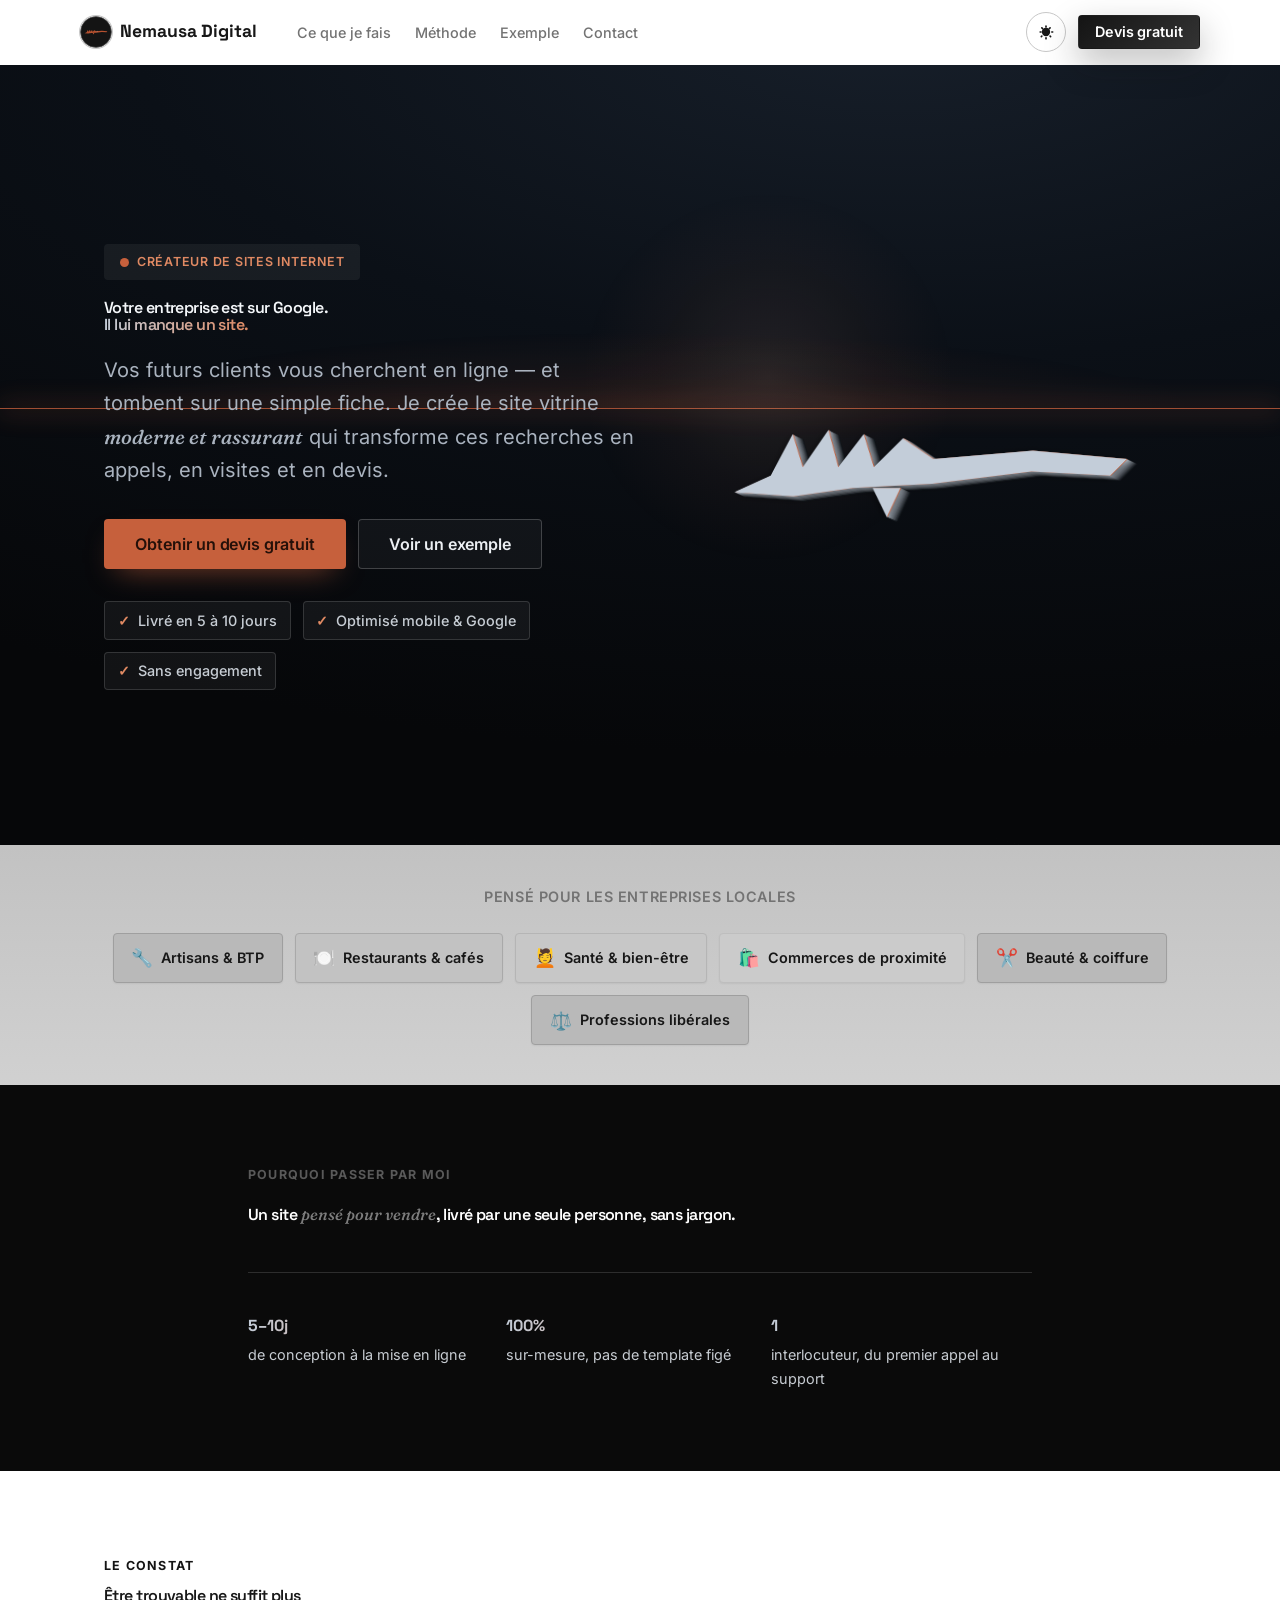
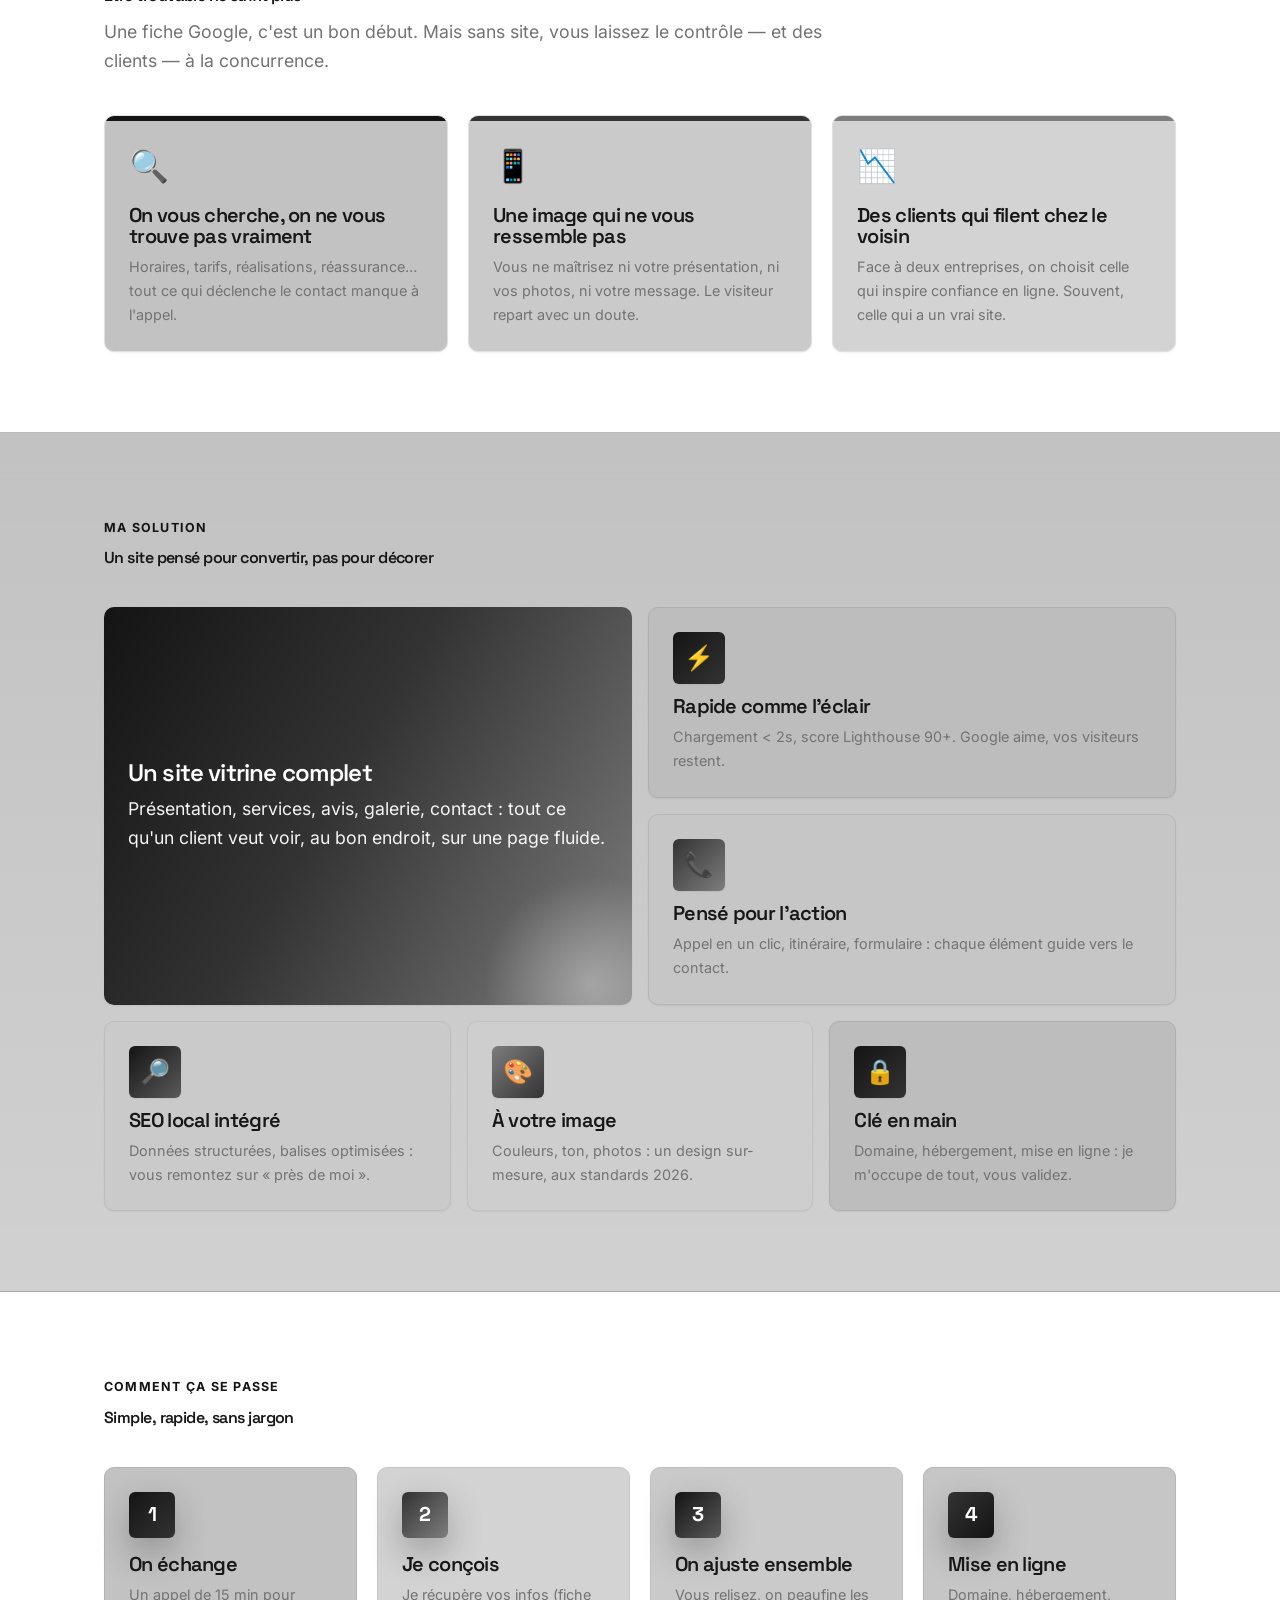
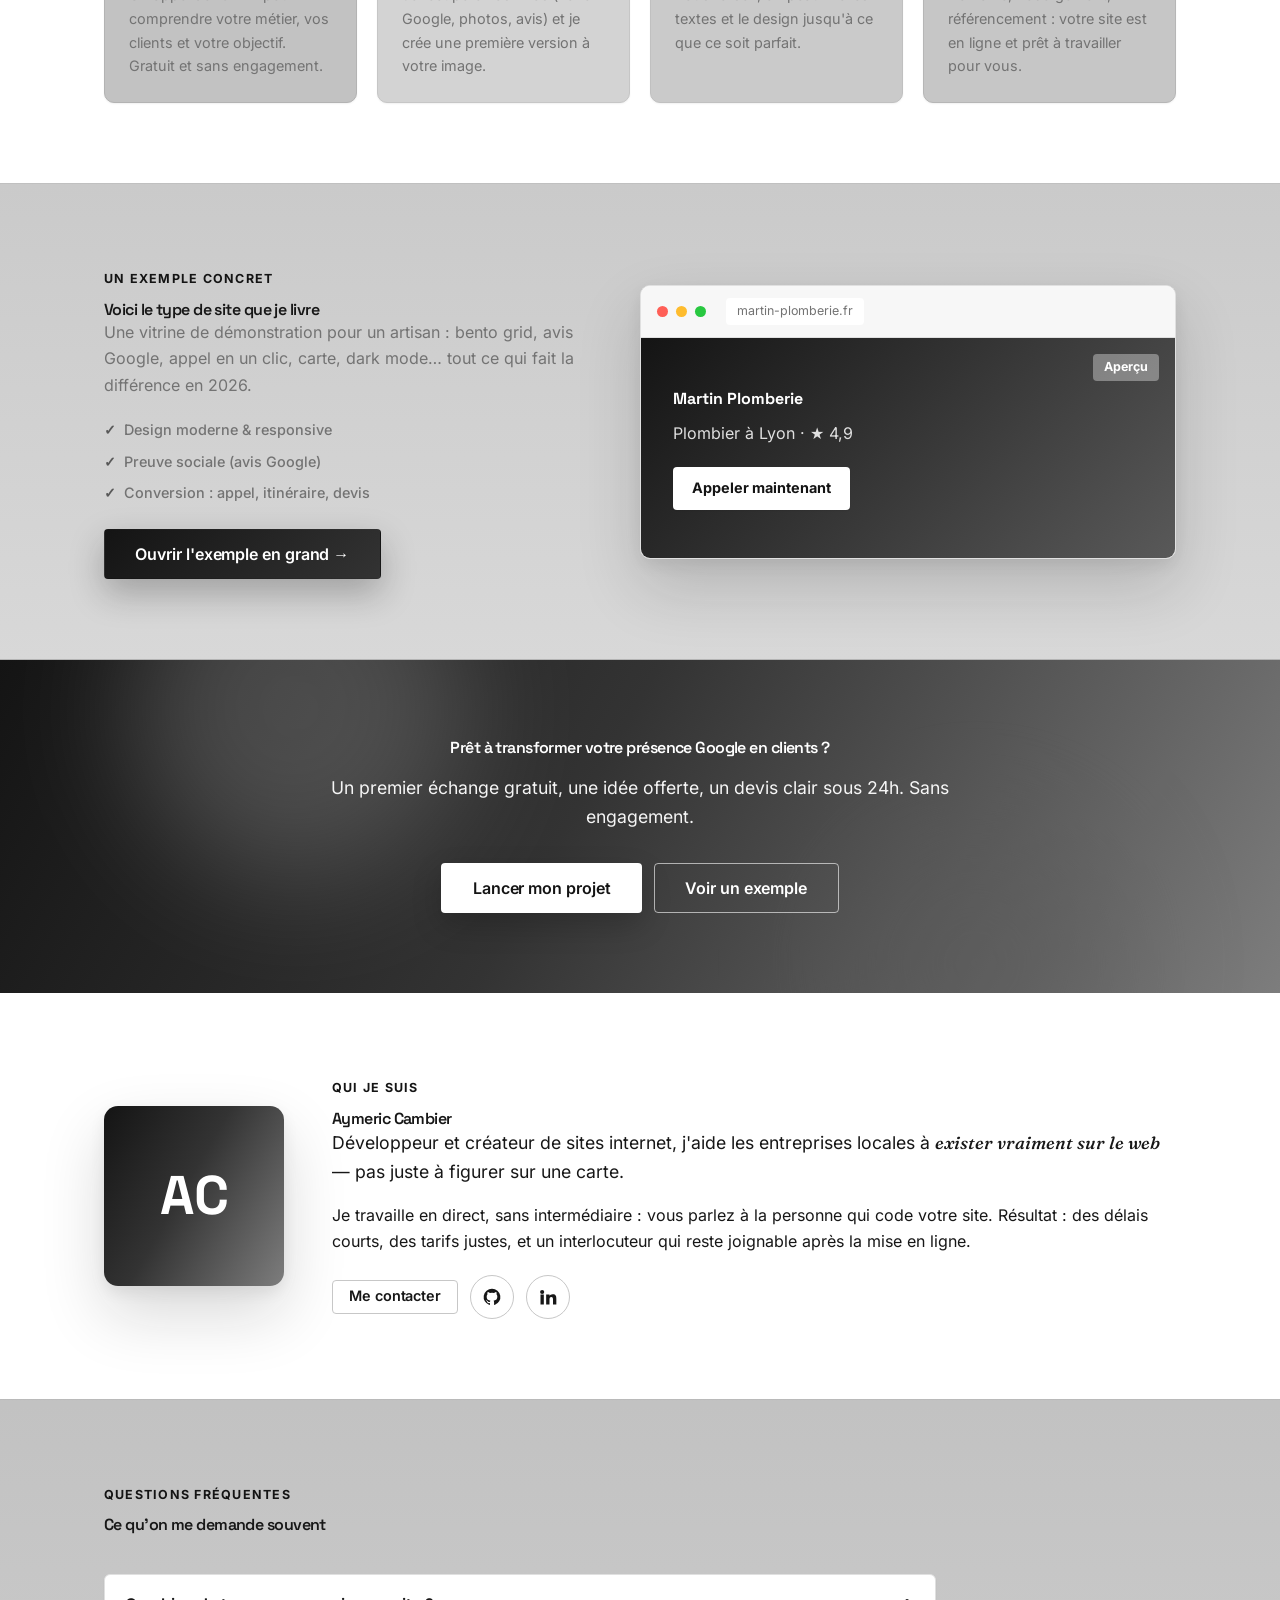
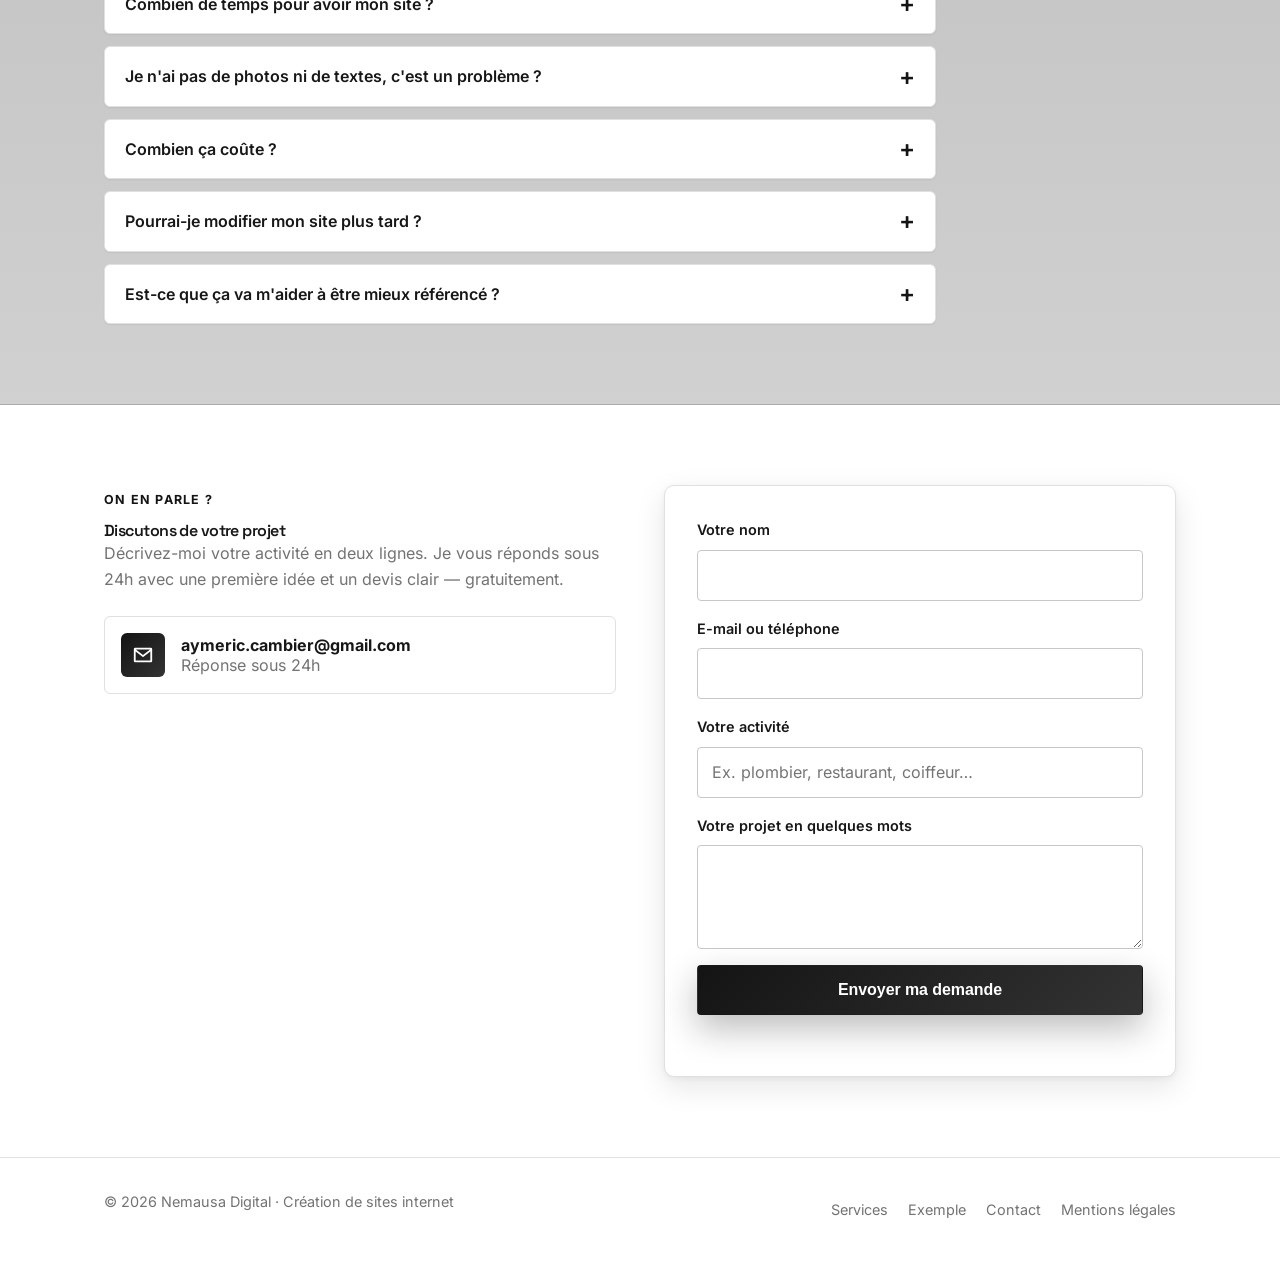
<file: index.html>
<!DOCTYPE html>
<html lang="fr">
<head>
  <meta charset="UTF-8" />
  <meta name="viewport" content="width=device-width, initial-scale=1.0" />

  <title>Nemausa Digital — Création de sites internet pour entreprises locales</title>
  <meta name="description" content="Vous êtes visible sur Google mais vous n'avez pas de site ? Je crée des sites vitrines modernes, rapides et optimisés pour transformer vos recherches locales en clients. Devis gratuit." />
  <meta name="theme-color" content="#141414" media="(prefers-color-scheme: light)" />
  <meta name="theme-color" content="#0a0a0a" media="(prefers-color-scheme: dark)" />

  <meta property="og:type" content="website" />
  <meta property="og:title" content="Aymeric Cambier — Création de sites internet" />
  <meta property="og:description" content="Le site qui manque à votre entreprise locale. Moderne, rapide, optimisé pour Google. Devis gratuit." />
  <meta property="og:locale" content="fr_FR" />

  <link rel="icon" type="image/svg+xml" href="assets/logo/logo-mark.svg" />

  <link rel="preload" href="assets/fonts/inter-latin.woff2" as="font" type="font/woff2" crossorigin />
  <link rel="preload" href="assets/fonts/space-grotesk-latin.woff2" as="font" type="font/woff2" crossorigin />
  <link rel="stylesheet" href="css/fonts.css" />
  <link rel="stylesheet" href="css/style.css" />
</head>
<body>
  <a class="skip-link" href="#main">Aller au contenu</a>

  <svg width="0" height="0" style="position:absolute" aria-hidden="true">
    <symbol id="croc" viewBox="0 0 200 60">
      <polygon fill="currentColor" points="0,42 18,34 28,14 34,30 46,12 52,30 64,14 70,30 84,16 100,26 150,22 198,26 190,34 150,32 100,38 60,40 30,44" />
      <polygon fill="currentColor" points="70,40 78,54 84,40" />
    </symbol>
  </svg>

  <header class="site-header">
    <nav class="nav container" aria-label="Navigation principale">
      <a href="#top" class="logo">
        <img src="assets/logo/logo-mark.svg" alt="" width="32" height="32" class="logo-icon" decoding="async" />
        <span data-bind="brand">Aymeric Cambier</span>
      </a>

      <ul class="nav-links" id="nav-links">
        <li><a href="#offre">Ce que je fais</a></li>
        <li><a href="#process">Méthode</a></li>
        <li><a href="#demo">Exemple</a></li>
        <li><a href="#contact">Contact</a></li>
      </ul>

      <div class="nav-actions">
        <button class="theme-toggle" type="button" aria-label="Changer de thème" title="Changer de thème">
          <svg class="icon-sun" viewBox="0 0 24 24" aria-hidden="true"><path d="M12 17a5 5 0 1 0 0-10 5 5 0 0 0 0 10Zm0-13a1 1 0 0 1 1 1v1a1 1 0 1 1-2 0V5a1 1 0 0 1 1-1Zm0 14a1 1 0 0 1 1 1v1a1 1 0 1 1-2 0v-1a1 1 0 0 1 1-1ZM4 12a1 1 0 0 1 1-1h1a1 1 0 1 1 0 2H5a1 1 0 0 1-1-1Zm14 0a1 1 0 0 1 1-1h1a1 1 0 1 1 0 2h-1a1 1 0 0 1-1-1ZM6.3 6.3a1 1 0 0 1 1.4 0l.7.7a1 1 0 1 1-1.4 1.4l-.7-.7a1 1 0 0 1 0-1.4Zm9.9 9.9a1 1 0 0 1 1.4 0l.7.7a1 1 0 0 1-1.4 1.4l-.7-.7a1 1 0 0 1 0-1.4Zm1.4-9.9a1 1 0 0 1 0 1.4l-.7.7a1 1 0 1 1-1.4-1.4l.7-.7a1 1 0 0 1 1.4 0ZM7.7 16.2a1 1 0 0 1 0 1.4l-.7.7a1 1 0 0 1-1.4-1.4l.7-.7a1 1 0 0 1 1.4 0Z"/></svg>
          <svg class="icon-moon" viewBox="0 0 24 24" aria-hidden="true"><path d="M21 12.8A9 9 0 1 1 11.2 3a7 7 0 0 0 9.8 9.8Z"/></svg>
        </button>
        <a href="#contact" class="btn btn-primary btn-sm">Devis gratuit</a>
      </div>

      <button class="nav-toggle" aria-label="Ouvrir le menu" aria-expanded="false" aria-controls="nav-links">
        <span></span><span></span><span></span>
      </button>
    </nav>
  </header>

  <main id="main">
    <!-- ===================== HERO ===================== -->
    <section id="top" class="hero hero--fusion">
      <div class="hero-scene" aria-hidden="true">
        <div class="hero-floor"><div class="hero-grid-base"></div></div>
        <div class="hero-horizon"></div>
        <div class="hero-flash"></div>
      </div>
      <div class="container hero-grid">
        <div class="hero-inner">
          <p class="hero-eyebrow"><span class="pulse"></span> <span data-bind="role">Créateur de sites internet</span></p>
          <h1>Votre entreprise est sur Google.<br /><span class="grad-text">Il lui manque un site.</span></h1>
          <p class="hero-tagline">
            Vos futurs clients vous cherchent en ligne — et tombent sur une simple fiche.
            Je crée le site vitrine <em class="serif-em">moderne et rassurant</em> qui transforme
            ces recherches en appels, en visites et en devis.
          </p>
          <div class="hero-actions">
            <a href="#contact" class="btn btn-primary btn-lg">Obtenir un devis gratuit</a>
            <a href="#demo" class="btn btn-secondary btn-lg">Voir un exemple</a>
          </div>
          <ul class="hero-badges">
            <li>Livré en 5 à 10 jours</li>
            <li>Optimisé mobile &amp; Google</li>
            <li>Sans engagement</li>
          </ul>
        </div>

        <!-- Visuel : logo crocodile en 3D extrudé, posé sur la grille -->
        <div class="hero-visual hero-logo3d-stage" aria-hidden="true">
          <div class="hero-logo-float">
            <div class="hero-logo3d" id="heroLogo3d"></div>
          </div>
        </div>
      </div>
    </section>

    <!-- ===================== SECTEURS (bandeau) ===================== -->
    <section class="band band--tint sectors-band">
      <div class="container">
        <p class="sectors-label">Pensé pour les entreprises locales</p>
        <ul class="sectors" id="sectors"><!-- injecté par config.js --></ul>
      </div>
    </section>

    <!-- ===================== CONFIANCE (bandeau sombre éditorial) ===================== -->
    <section class="stat-band">
      <div class="container stat-inner">
        <p class="stat-eyebrow">Pourquoi passer par moi</p>
        <h2 class="stat-headline">Un site <em class="serif-em">pensé pour vendre</em>, livré par une seule personne, sans jargon.</h2>
        <div class="stat-row">
          <div><strong>5–10j</strong><span>de conception à la mise en ligne</span></div>
          <div><strong>100%</strong><span>sur-mesure, pas de template figé</span></div>
          <div><strong>1</strong><span>interlocuteur, du premier appel au support</span></div>
        </div>
      </div>
    </section>

    <!-- ===================== PROBLÈME ===================== -->
    <section id="probleme" class="section">
      <div class="container reveal">
        <header class="section-head">
          <span class="section-eyebrow">Le constat</span>
          <h2>Être trouvable ne suffit plus</h2>
          <p class="section-sub">Une fiche Google, c'est un bon début. Mais sans site, vous laissez le contrôle — et des clients — à la concurrence.</p>
        </header>
        <div class="problem-grid">
          <article class="problem-card pc-1">
            <span class="p-emoji" aria-hidden="true">🔍</span>
            <h3>On vous cherche, on ne vous trouve pas vraiment</h3>
            <p class="muted">Horaires, tarifs, réalisations, réassurance… tout ce qui déclenche le contact manque à l'appel.</p>
          </article>
          <article class="problem-card pc-2">
            <span class="p-emoji" aria-hidden="true">📱</span>
            <h3>Une image qui ne vous ressemble pas</h3>
            <p class="muted">Vous ne maîtrisez ni votre présentation, ni vos photos, ni votre message. Le visiteur repart avec un doute.</p>
          </article>
          <article class="problem-card pc-3">
            <span class="p-emoji" aria-hidden="true">📉</span>
            <h3>Des clients qui filent chez le voisin</h3>
            <p class="muted">Face à deux entreprises, on choisit celle qui inspire confiance en ligne. Souvent, celle qui a un vrai site.</p>
          </article>
        </div>
      </div>
    </section>

    <!-- ===================== OFFRE / CE QUE JE FAIS ===================== -->
    <section id="offre" class="section band band--tint">
      <div class="container reveal">
        <header class="section-head">
          <span class="section-eyebrow">Ma solution</span>
          <h2>Un site pensé pour convertir, pas pour décorer</h2>
        </header>
        <div class="bento">
          <article class="bento-card bento-a gradient">
            <h3>Un site vitrine complet</h3>
            <p>Présentation, services, avis, galerie, contact : tout ce qu'un client veut voir, au bon endroit, sur une page fluide.</p>
            <span class="bento-deco" aria-hidden="true"></span>
          </article>
          <article class="bento-card bento-b">
            <span class="feat-icon tint-violet" aria-hidden="true">⚡</span>
            <h3>Rapide comme l'éclair</h3>
            <p class="muted">Chargement &lt; 2s, score Lighthouse 90+. Google aime, vos visiteurs restent.</p>
          </article>
          <article class="bento-card bento-c">
            <span class="feat-icon tint-magenta" aria-hidden="true">📞</span>
            <h3>Pensé pour l'action</h3>
            <p class="muted">Appel en un clic, itinéraire, formulaire : chaque élément guide vers le contact.</p>
          </article>
          <article class="bento-card bento-d">
            <span class="feat-icon tint-teal" aria-hidden="true">🔎</span>
            <h3>SEO local intégré</h3>
            <p class="muted">Données structurées, balises optimisées : vous remontez sur « près de moi ».</p>
          </article>
          <article class="bento-card bento-e">
            <span class="feat-icon tint-yellow" aria-hidden="true">🎨</span>
            <h3>À votre image</h3>
            <p class="muted">Couleurs, ton, photos : un design sur-mesure, aux standards 2026.</p>
          </article>
          <article class="bento-card bento-f">
            <span class="feat-icon tint-violet" aria-hidden="true">🔒</span>
            <h3>Clé en main</h3>
            <p class="muted">Domaine, hébergement, mise en ligne : je m'occupe de tout, vous validez.</p>
          </article>
        </div>
      </div>
    </section>

    <!-- ===================== PROCESS ===================== -->
    <section id="process" class="section">
      <div class="container reveal">
        <header class="section-head">
          <span class="section-eyebrow">Comment ça se passe</span>
          <h2>Simple, rapide, sans jargon</h2>
        </header>
        <ol class="steps">
          <li>
            <span class="step-num">1</span>
            <h3>On échange</h3>
            <p class="muted">Un appel de 15 min pour comprendre votre métier, vos clients et votre objectif. Gratuit et sans engagement.</p>
          </li>
          <li>
            <span class="step-num">2</span>
            <h3>Je conçois</h3>
            <p class="muted">Je récupère vos infos (fiche Google, photos, avis) et je crée une première version à votre image.</p>
          </li>
          <li>
            <span class="step-num">3</span>
            <h3>On ajuste ensemble</h3>
            <p class="muted">Vous relisez, on peaufine les textes et le design jusqu'à ce que ce soit parfait.</p>
          </li>
          <li>
            <span class="step-num">4</span>
            <h3>Mise en ligne</h3>
            <p class="muted">Domaine, hébergement, référencement : votre site est en ligne et prêt à travailler pour vous.</p>
          </li>
        </ol>
      </div>
    </section>

    <!-- ===================== DÉMO ===================== -->
    <section id="demo" class="section band band--warm">
      <div class="container reveal">
        <div class="demo-grid">
          <div>
            <span class="section-eyebrow">Un exemple concret</span>
            <h2>Voici le type de site que je livre</h2>
            <p class="muted">Une vitrine de démonstration pour un artisan : bento grid, avis Google, appel en un clic, carte, dark mode… tout ce qui fait la différence en 2026.</p>
            <ul class="demo-points">
              <li>Design moderne &amp; responsive</li>
              <li>Preuve sociale (avis Google)</li>
              <li>Conversion : appel, itinéraire, devis</li>
            </ul>
            <a href="vitrine/index.html" class="btn btn-primary btn-lg" data-bind="demo" target="_blank" rel="noopener">Ouvrir l'exemple en grand →</a>
          </div>
          <a class="demo-frame" href="vitrine/index.html" data-bind="demo" target="_blank" rel="noopener" aria-label="Ouvrir le site de démonstration">
            <div class="demo-browser">
              <span class="dot"></span><span class="dot"></span><span class="dot"></span>
              <span class="demo-url">martin-plomberie.fr</span>
            </div>
            <div class="demo-preview">
              <span class="demo-tag">Aperçu</span>
              <strong>Martin Plomberie</strong>
              <p>Plombier à Lyon · ★ 4,9</p>
              <span class="demo-cta">Appeler maintenant</span>
            </div>
          </a>
        </div>
      </div>
    </section>

    <!-- ===================== CTA BAND ===================== -->
    <section class="cta-band">
      <div class="cta-bg" aria-hidden="true"></div>
      <div class="container cta-inner">
        <h2>Prêt à transformer votre présence Google en clients ?</h2>
        <p>Un premier échange gratuit, une idée offerte, un devis clair sous 24h. Sans engagement.</p>
        <div class="cta-actions">
          <a href="#contact" class="btn btn-white btn-lg">Lancer mon projet</a>
          <a href="#demo" class="btn btn-outline-white btn-lg">Voir un exemple</a>
        </div>
      </div>
    </section>

    <!-- ===================== À PROPOS ===================== -->
    <section id="apropos" class="section">
      <div class="container reveal">
        <div class="about-grid">
          <div class="about-avatar" aria-hidden="true">AC</div>
          <div>
            <span class="section-eyebrow">Qui je suis</span>
            <h2>Aymeric Cambier</h2>
            <p class="lead">Développeur et créateur de sites internet, j'aide les entreprises locales à
              <em class="serif-em">exister vraiment sur le web</em> — pas juste à figurer sur une carte.</p>
            <p>Je travaille en direct, sans intermédiaire : vous parlez à la personne qui code votre site.
              Résultat : des délais courts, des tarifs justes, et un interlocuteur qui reste joignable
              après la mise en ligne.</p>
            <div class="about-links">
              <a href="mailto:aymeric.cambier@gmail.com" data-bind="mail" class="btn btn-secondary btn-sm">Me contacter</a>
              <a href="https://github.com/" data-bind="github" target="_blank" rel="noopener" class="icon-link" aria-label="GitHub">
                <svg viewBox="0 0 24 24"><path d="M12 2a10 10 0 0 0-3.16 19.5c.5.09.68-.22.68-.48v-1.7c-2.78.6-3.37-1.34-3.37-1.34-.46-1.16-1.11-1.47-1.11-1.47-.91-.62.07-.6.07-.6 1 .07 1.53 1.03 1.53 1.03.89 1.53 2.34 1.09 2.91.83.09-.65.35-1.09.63-1.34-2.22-.25-4.56-1.11-4.56-4.94 0-1.09.39-1.99 1.03-2.69-.1-.25-.45-1.27.1-2.64 0 0 .84-.27 2.75 1.03a9.4 9.4 0 0 1 5 0c1.91-1.3 2.75-1.03 2.75-1.03.55 1.37.2 2.39.1 2.64.64.7 1.03 1.6 1.03 2.69 0 3.84-2.34 4.68-4.57 4.93.36.31.68.92.68 1.85v2.75c0 .26.18.58.69.48A10 10 0 0 0 12 2Z"/></svg>
              </a>
              <a href="https://www.linkedin.com/" data-bind="linkedin" target="_blank" rel="noopener" class="icon-link" aria-label="LinkedIn">
                <svg viewBox="0 0 24 24"><path d="M4.98 3.5a2.5 2.5 0 1 1 0 5 2.5 2.5 0 0 1 0-5ZM3 9h4v12H3V9Zm7 0h3.8v1.64h.05c.53-1 1.83-2.05 3.77-2.05C21.6 8.59 22 11.1 22 14.35V21h-4v-5.9c0-1.4-.03-3.2-1.95-3.2-1.96 0-2.26 1.53-2.26 3.1V21h-4V9Z"/></svg>
              </a>
            </div>
          </div>
        </div>
      </div>
    </section>

    <!-- ===================== FAQ ===================== -->
    <section id="faq" class="section band band--tint">
      <div class="container reveal">
        <header class="section-head">
          <span class="section-eyebrow">Questions fréquentes</span>
          <h2>Ce qu'on me demande souvent</h2>
        </header>
        <div class="faq">
          <details>
            <summary>Combien de temps pour avoir mon site ?</summary>
            <p class="muted">Comptez 5 à 10 jours entre notre premier échange et la mise en ligne, selon vos retours et le contenu à préparer.</p>
          </details>
          <details>
            <summary>Je n'ai pas de photos ni de textes, c'est un problème ?</summary>
            <p class="muted">Non. Je pars de votre fiche Google (photos, avis, infos) et je rédige les textes avec vous. On complète au besoin.</p>
          </details>
          <details>
            <summary>Combien ça coûte ?</summary>
            <p class="muted">Chaque projet est différent. Après notre échange, je vous envoie un devis clair et sans surprise, adapté à vos besoins réels.</p>
          </details>
          <details>
            <summary>Pourrai-je modifier mon site plus tard ?</summary>
            <p class="muted">Bien sûr. Je peux m'occuper des évolutions, ou vous former à gérer vous-même le contenu.</p>
          </details>
          <details>
            <summary>Est-ce que ça va m'aider à être mieux référencé ?</summary>
            <p class="muted">Un site rapide, structuré et optimisé pour le local aide Google à mieux vous comprendre et à vous proposer sur les recherches « près de moi ».</p>
          </details>
        </div>
      </div>
    </section>

    <!-- ===================== CONTACT ===================== -->
    <section id="contact" class="section">
      <div class="container reveal">
        <div class="contact-wrap">
          <div class="contact-copy">
            <span class="section-eyebrow">On en parle ?</span>
            <h2>Discutons de votre projet</h2>
            <p class="muted">Décrivez-moi votre activité en deux lignes. Je vous réponds sous 24h avec une première idée et un devis clair — gratuitement.</p>
            <ul class="contact-quick">
              <li><a href="mailto:aymeric.cambier@gmail.com" data-bind="mail"><span class="cq-icon"><svg viewBox="0 0 24 24" aria-hidden="true"><path d="M2 5.5A1.5 1.5 0 0 1 3.5 4h17A1.5 1.5 0 0 1 22 5.5v13a1.5 1.5 0 0 1-1.5 1.5h-17A1.5 1.5 0 0 1 2 18.5v-13Zm2.2.5 7.8 6.1L19.8 6H4.2ZM20 8.1l-7.4 5.8a1 1 0 0 1-1.2 0L4 8.1V18h16V8.1Z"/></svg></span><div><strong data-bind="emailText">aymeric.cambier@gmail.com</strong><span class="muted">Réponse sous 24h</span></div></a></li>
              <li id="phone-item" hidden><a href="#" data-bind="tel"><span class="cq-icon"><svg viewBox="0 0 24 24" aria-hidden="true"><path d="M6.6 10.8a15.3 15.3 0 0 0 6.6 6.6l2.2-2.2a1 1 0 0 1 1-.25 11.4 11.4 0 0 0 3.6.57 1 1 0 0 1 1 1V20a1 1 0 0 1-1 1A17 17 0 0 1 3 4a1 1 0 0 1 1-1h3.5a1 1 0 0 1 1 1 11.4 11.4 0 0 0 .57 3.6 1 1 0 0 1-.25 1l-2.2 2.2Z"/></svg></span><div><strong data-bind="phoneText"></strong><span class="muted">Appel direct</span></div></a></li>
            </ul>
          </div>

          <form class="contact-form" id="contact-form" novalidate>
            <div class="field">
              <label for="cf-name">Votre nom</label>
              <input id="cf-name" name="name" type="text" autocomplete="name" required />
            </div>
            <div class="field">
              <label for="cf-contact">E-mail ou téléphone</label>
              <input id="cf-contact" name="contact" type="text" autocomplete="email" required />
            </div>
            <div class="field">
              <label for="cf-activity">Votre activité</label>
              <input id="cf-activity" name="activity" type="text" placeholder="Ex. plombier, restaurant, coiffeur…" />
            </div>
            <div class="field">
              <label for="cf-message">Votre projet en quelques mots</label>
              <textarea id="cf-message" name="message" rows="3" required></textarea>
            </div>
            <button type="submit" class="btn btn-primary btn-block btn-lg">Envoyer ma demande</button>
            <p class="form-status" id="form-status" role="status" aria-live="polite"></p>
          </form>
        </div>
      </div>
    </section>
  </main>

  <footer class="site-footer">
    <div class="container footer-inner">
      <p>&copy; <span id="year"></span> <span data-bind="brand">Aymeric Cambier</span> · Création de sites internet</p>
      <nav class="footer-links" aria-label="Liens de bas de page">
        <a href="#offre">Services</a>
        <a href="#demo">Exemple</a>
        <a href="#contact">Contact</a>
        <a href="mentions-legales.html">Mentions légales</a>
      </nav>
    </div>
  </footer>

  <script src="js/config.js" defer></script>
  <script src="js/script.js" defer></script>
  <script src="js/hero.js" defer></script>
</body>
</html>
</file>
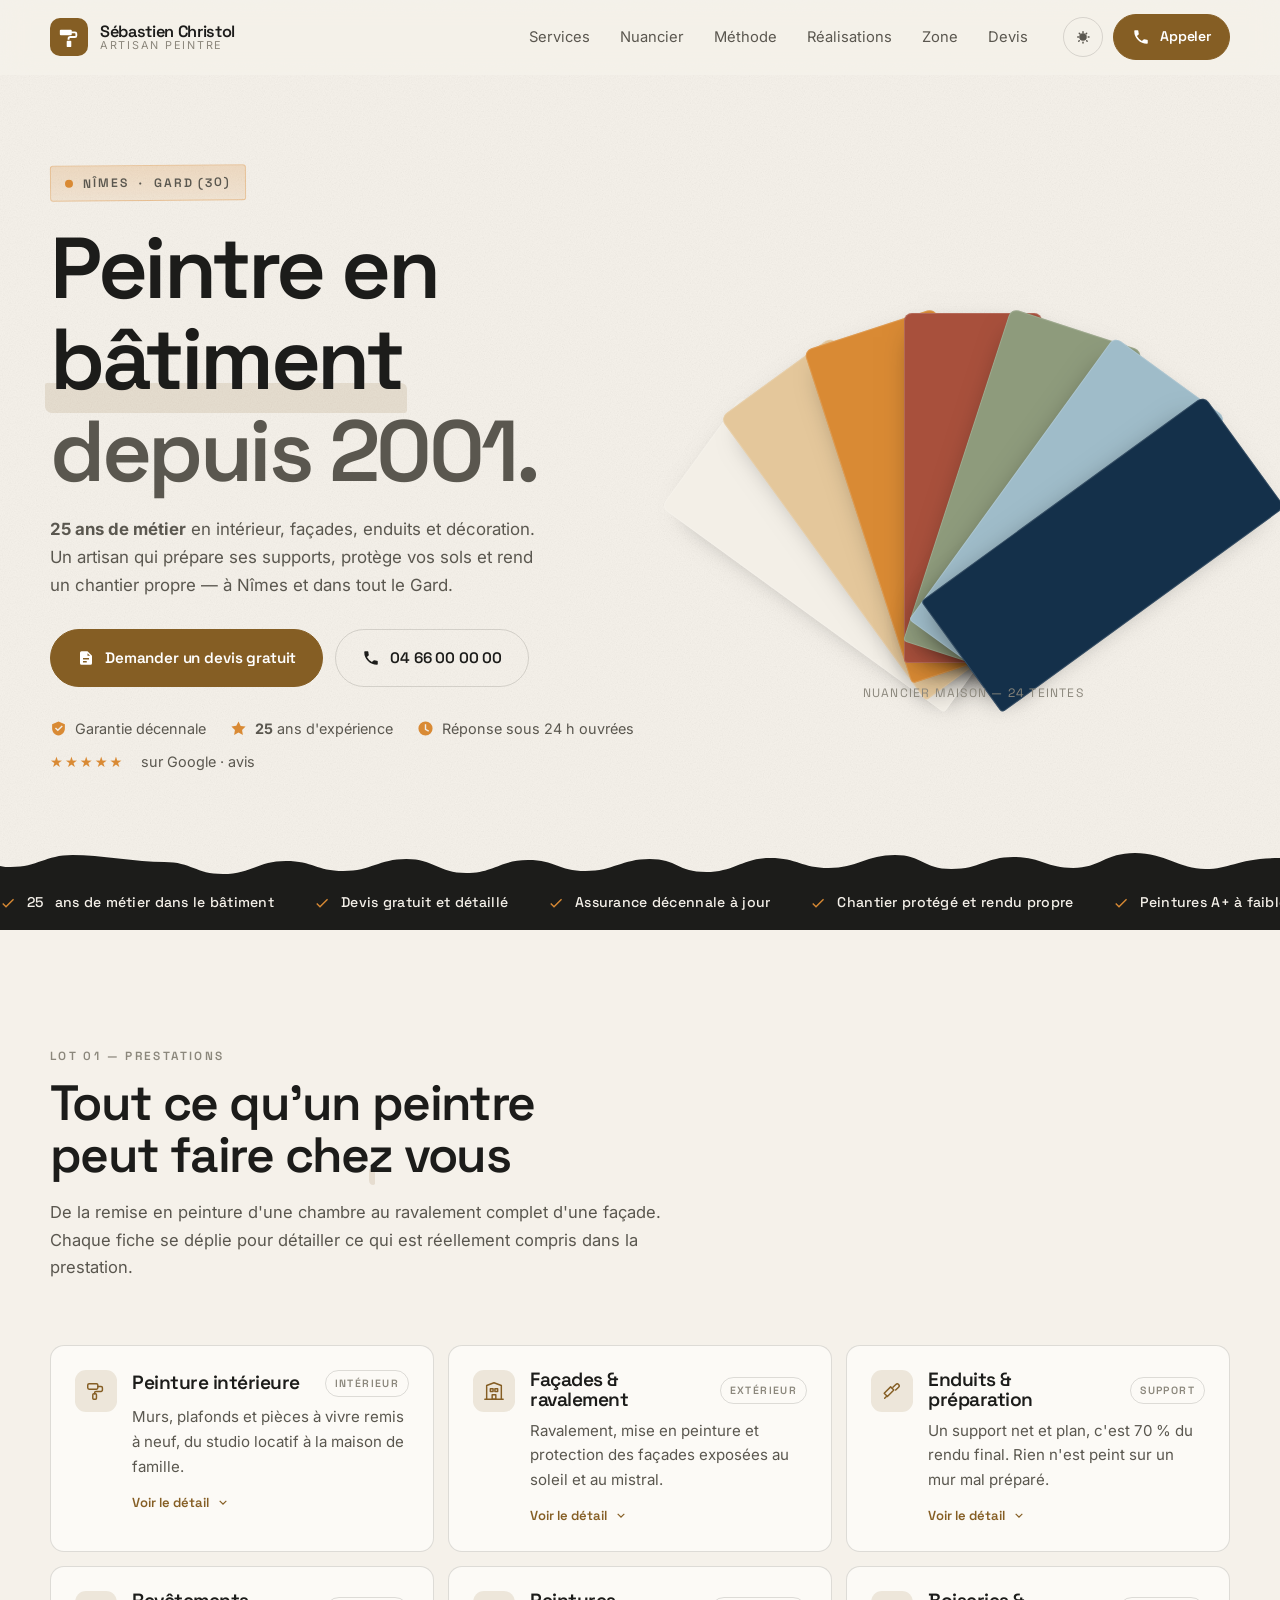
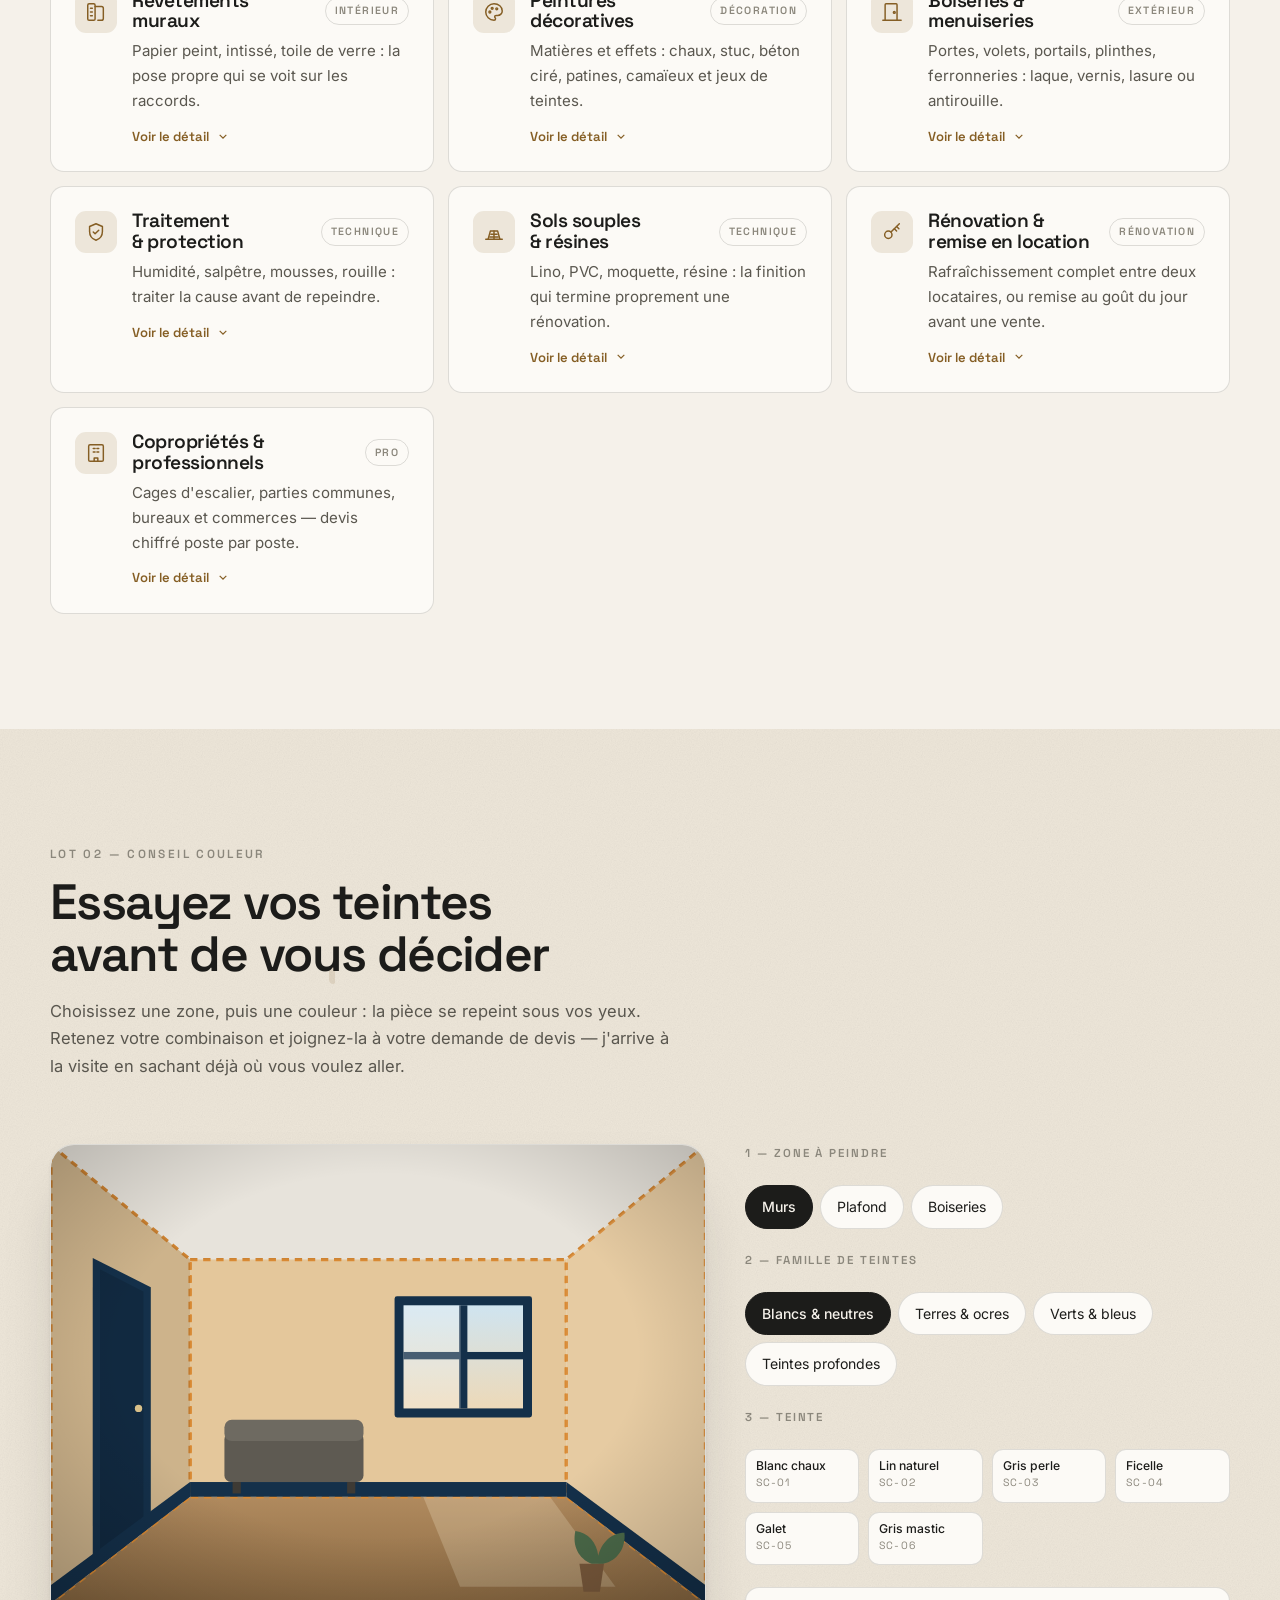
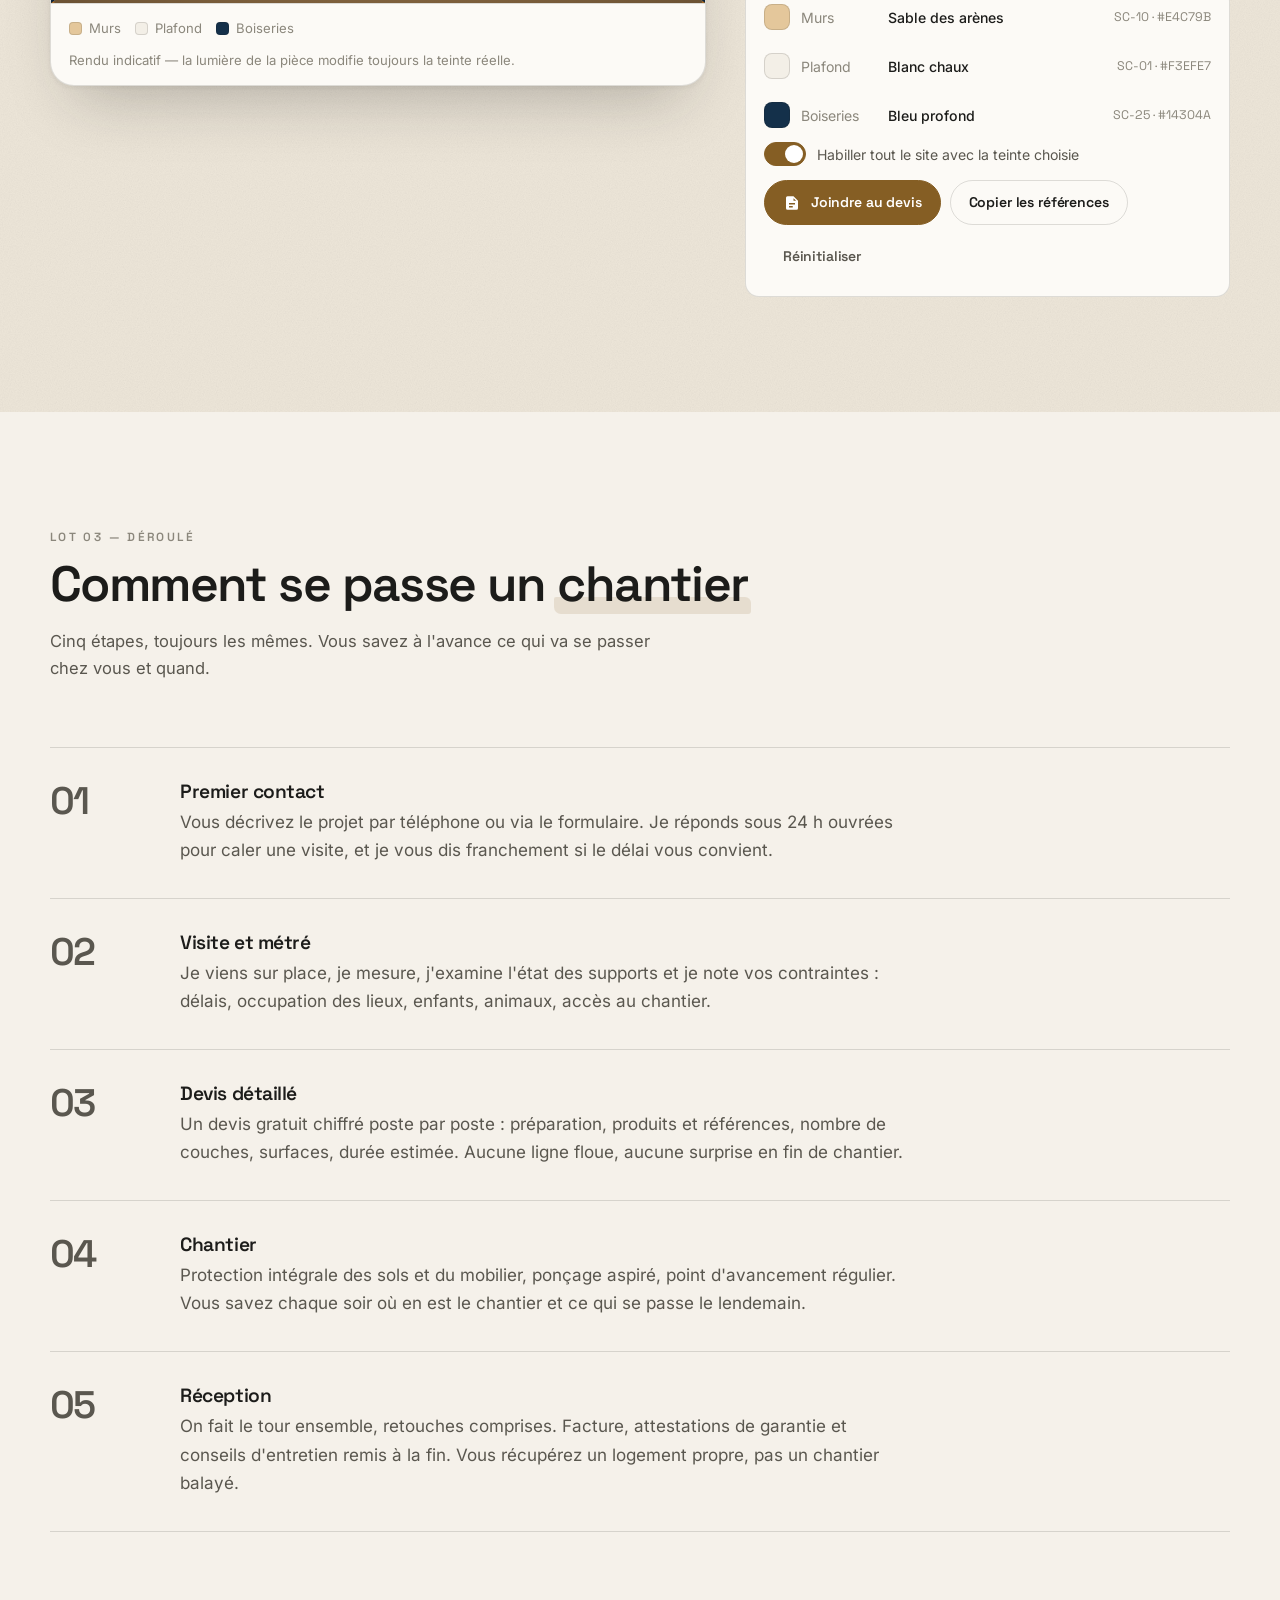
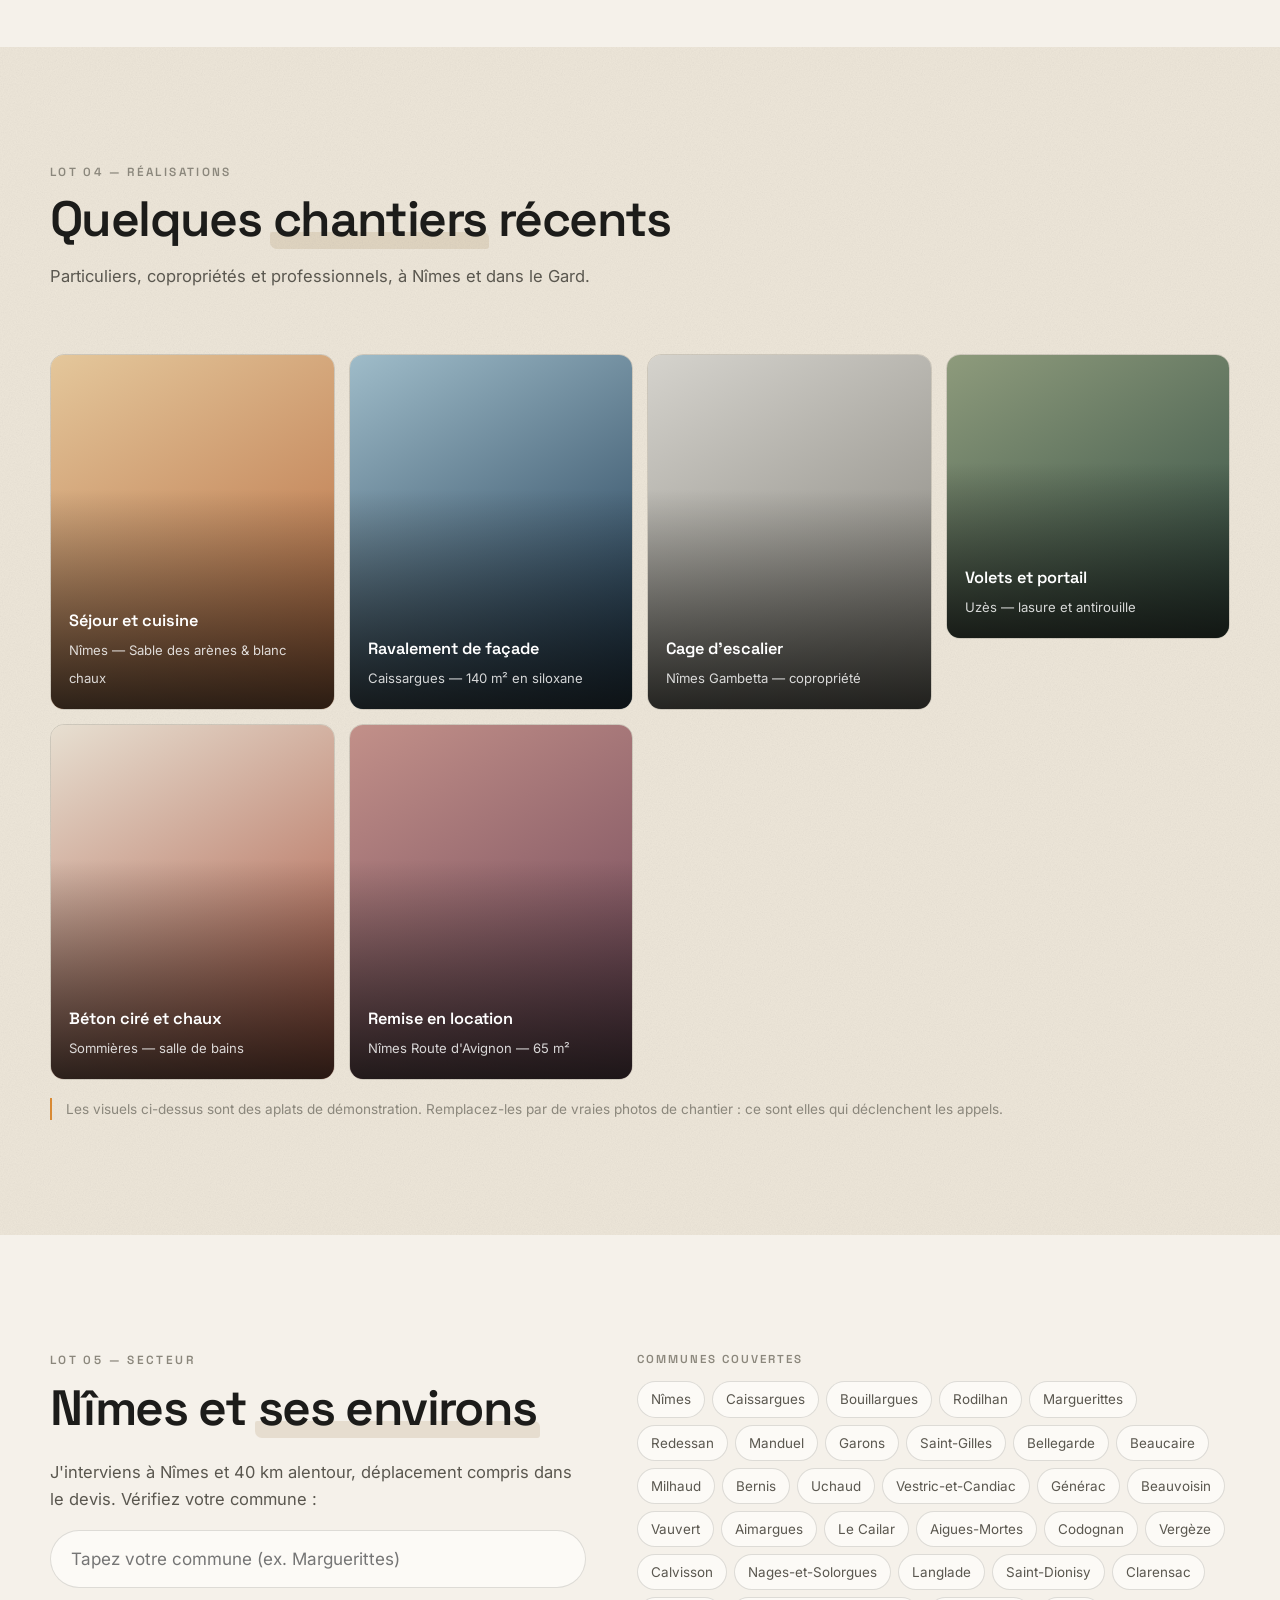
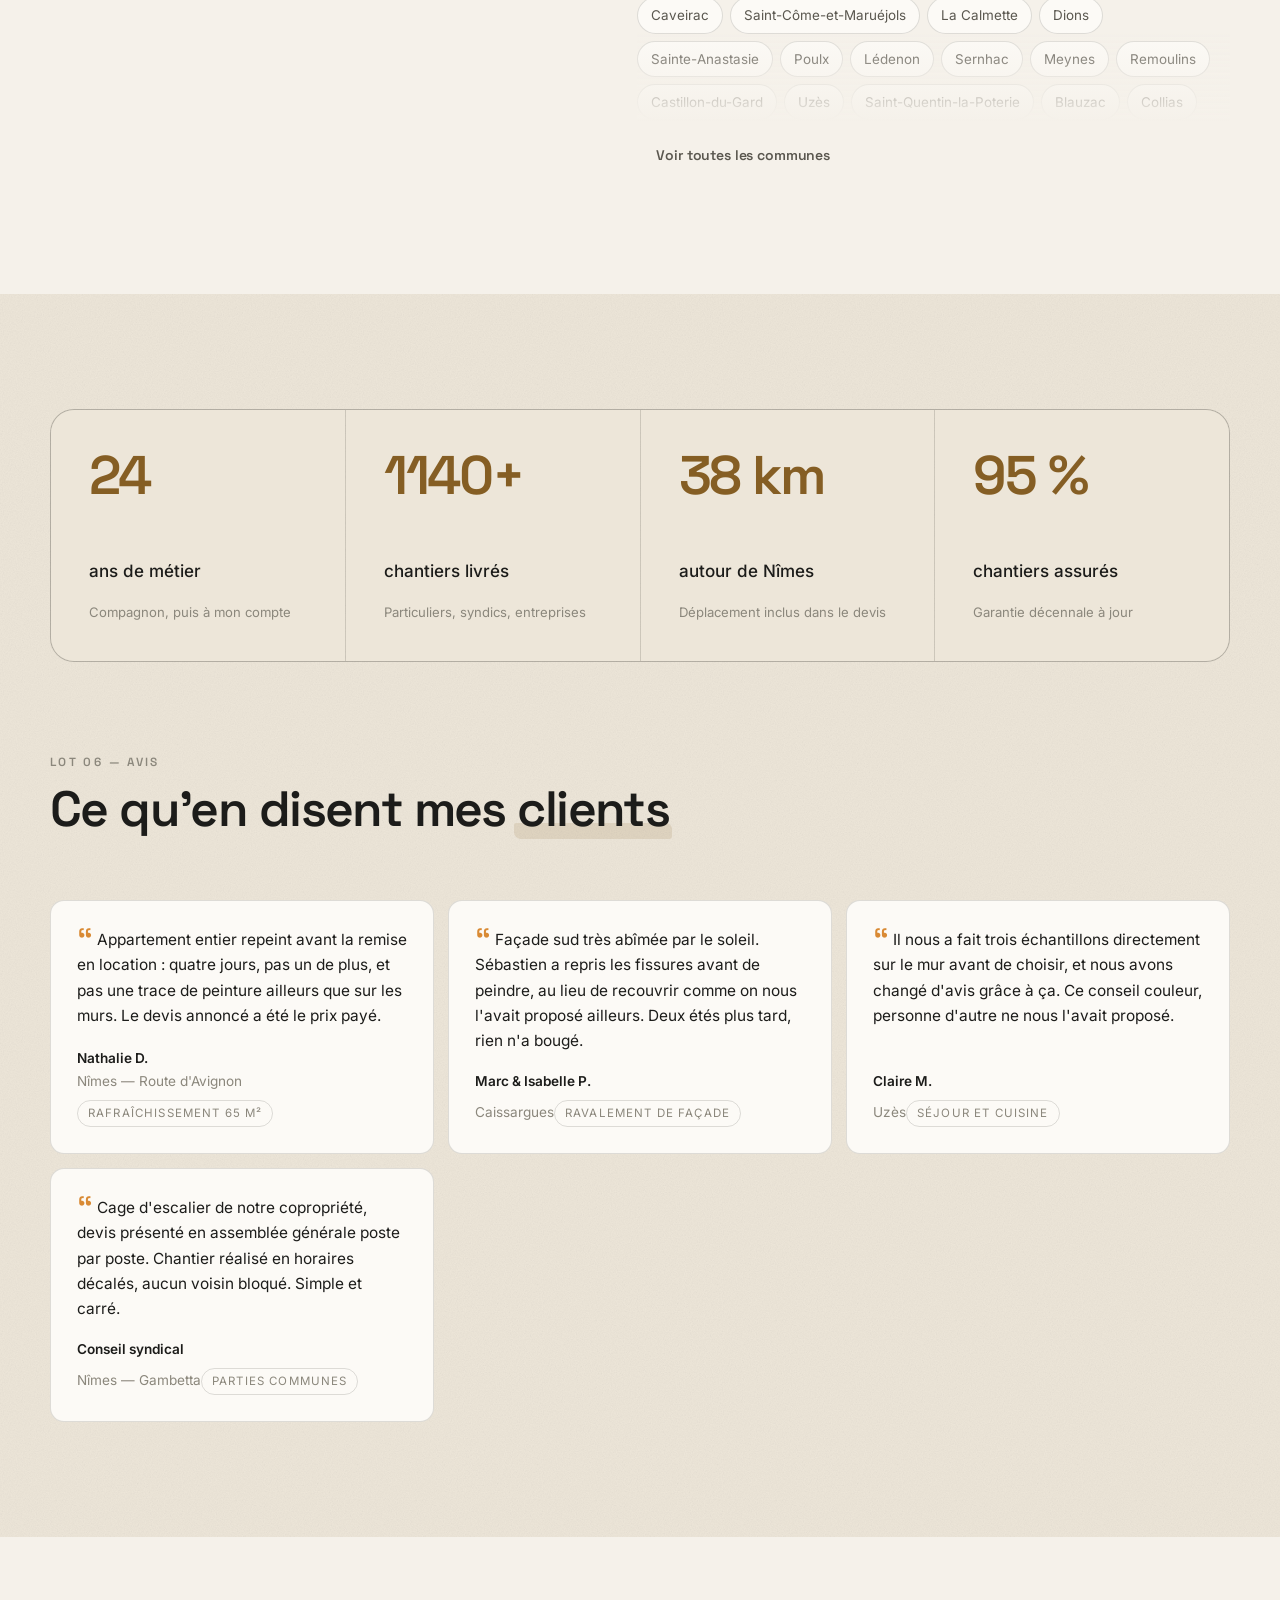
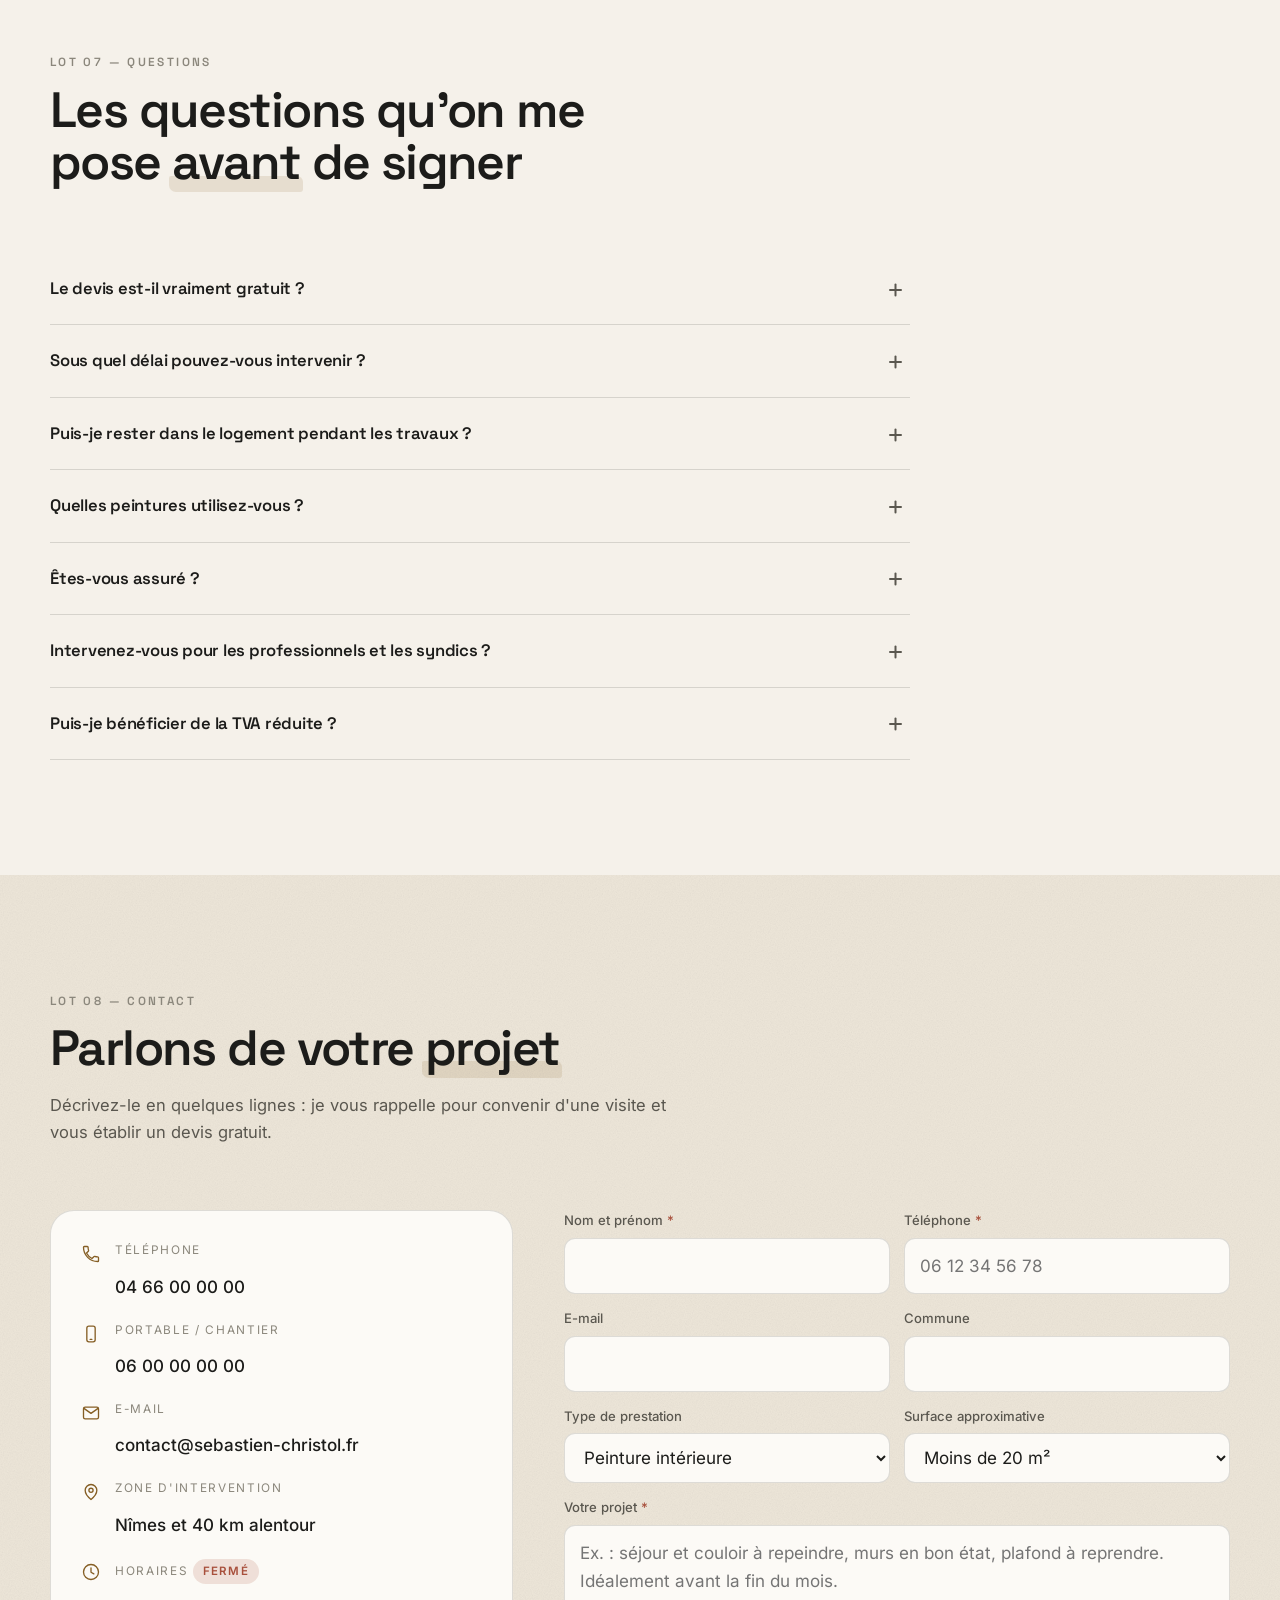
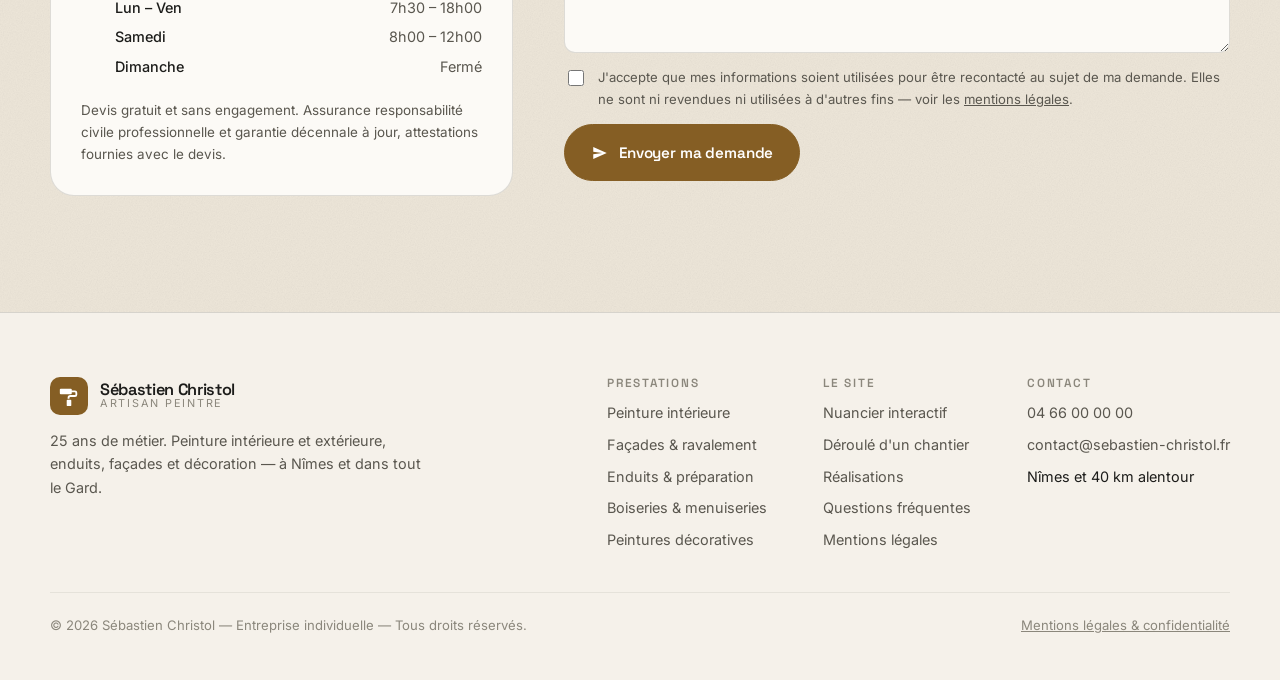
<file: christol/index.html>
<!DOCTYPE html>
<html lang="fr">
<head>
  <meta charset="UTF-8" />
  <meta name="viewport" content="width=device-width, initial-scale=1.0" />

  <title>Sébastien Christol — Peintre en bâtiment à Nîmes (30) | Devis gratuit</title>
  <meta name="description" content="Artisan peintre à Nîmes et dans le Gard, 25 ans d'expérience : peinture intérieure et extérieure, façades et ravalement, enduits, boiseries, revêtements muraux et décoratifs. Devis gratuit, garantie décennale." />
  <meta name="theme-color" content="#F5F1EA" media="(prefers-color-scheme: light)" />
  <meta name="theme-color" content="#131311" media="(prefers-color-scheme: dark)" />
  <link rel="canonical" href="https://www.sebastien-christol.fr/" />

  <meta property="og:type" content="website" />
  <meta property="og:title" content="Sébastien Christol — Peintre en bâtiment à Nîmes, 25 ans d'expérience" />
  <meta property="og:description" content="25 ans de métier. Peinture intérieure et extérieure, façades, enduits et décoration à Nîmes et dans le Gard. Devis gratuit, chantier propre, garantie décennale." />
  <meta property="og:locale" content="fr_FR" />
  <meta name="geo.region" content="FR-30" />
  <meta name="geo.placename" content="Nîmes" />

  <link rel="icon" href="data:image/svg+xml,%3Csvg xmlns='http://www.w3.org/2000/svg' viewBox='0 0 32 32'%3E%3Crect width='32' height='32' rx='8' fill='%2314304A'/%3E%3Crect x='6' y='7' width='14' height='7' rx='2' fill='%23D98A34'/%3E%3Crect x='13' y='18' width='5' height='8' rx='1.5' fill='%23F5F1EA'/%3E%3C/svg%3E" />

  <link rel="stylesheet" href="css/style.css" />
</head>
<body>
  <a class="skip-link" href="#main">Aller au contenu</a>

  <!-- ===================== EN-TÊTE ===================== -->
  <header class="site-header">
    <nav class="nav container" aria-label="Navigation principale">
      <a href="#top" class="logo">
        <span class="logo-mark" aria-hidden="true">
          <svg viewBox="0 0 24 24"><path d="M3 4h11a1 1 0 0 1 1 1v4a1 1 0 0 1-1 1H3a1 1 0 0 1-1-1V5a1 1 0 0 1 1-1Zm12 2h3.5A2.5 2.5 0 0 1 21 8.5v2A2.5 2.5 0 0 1 18.5 13h-5a1 1 0 0 0-1 1v1h-2v-1a3 3 0 0 1 3-3h5a.5.5 0 0 0 .5-.5v-2a.5.5 0 0 0-.5-.5H15V6Zm-4.5 10h3a1 1 0 0 1 1 1v5a1 1 0 0 1-1 1h-3a1 1 0 0 1-1-1v-5a1 1 0 0 1 1-1Z"/></svg>
        </span>
        <span class="logo-text">
          <span class="logo-name" data-bind="name">Sébastien Christol</span>
          <span class="logo-role" data-bind="baseline">Artisan peintre</span>
        </span>
      </a>

      <ul class="nav-links" id="nav-links">
        <li><a href="#services">Services</a></li>
        <li><a href="#nuancier">Nuancier</a></li>
        <li><a href="#methode">Méthode</a></li>
        <li><a href="#realisations">Réalisations</a></li>
        <li><a href="#zone">Zone</a></li>
        <li><a href="#devis">Devis</a></li>
      </ul>

      <div class="nav-actions">
        <button class="theme-toggle" type="button" aria-label="Changer de thème" title="Changer de thème">
          <svg class="icon-sun" viewBox="0 0 24 24" aria-hidden="true"><path d="M12 17a5 5 0 1 0 0-10 5 5 0 0 0 0 10Zm0-13a1 1 0 0 1 1 1v1a1 1 0 1 1-2 0V5a1 1 0 0 1 1-1Zm0 14a1 1 0 0 1 1 1v1a1 1 0 1 1-2 0v-1a1 1 0 0 1 1-1ZM4 12a1 1 0 0 1 1-1h1a1 1 0 1 1 0 2H5a1 1 0 0 1-1-1Zm14 0a1 1 0 0 1 1-1h1a1 1 0 1 1 0 2h-1a1 1 0 0 1-1-1ZM6.3 6.3a1 1 0 0 1 1.4 0l.7.7a1 1 0 1 1-1.4 1.4l-.7-.7a1 1 0 0 1 0-1.4Zm9.9 9.9a1 1 0 0 1 1.4 0l.7.7a1 1 0 0 1-1.4 1.4l-.7-.7a1 1 0 0 1 0-1.4Zm1.4-9.9a1 1 0 0 1 0 1.4l-.7.7a1 1 0 1 1-1.4-1.4l.7-.7a1 1 0 0 1 1.4 0ZM7.7 16.2a1 1 0 0 1 0 1.4l-.7.7a1 1 0 0 1-1.4-1.4l.7-.7a1 1 0 0 1 1.4 0Z"/></svg>
          <svg class="icon-moon" viewBox="0 0 24 24" aria-hidden="true"><path d="M21 12.8A9 9 0 1 1 11.2 3a7 7 0 0 0 9.8 9.8Z"/></svg>
        </button>
        <a href="#devis" class="btn btn-primary btn-sm btn-call" data-bind="tel">
          <svg viewBox="0 0 24 24" aria-hidden="true"><path d="M6.6 10.8a15.3 15.3 0 0 0 6.6 6.6l2.2-2.2a1 1 0 0 1 1-.25 11.4 11.4 0 0 0 3.6.57 1 1 0 0 1 1 1V20a1 1 0 0 1-1 1A17 17 0 0 1 3 4a1 1 0 0 1 1-1h3.5a1 1 0 0 1 1 1 11.4 11.4 0 0 0 .57 3.6 1 1 0 0 1-.25 1l-2.2 2.2Z"/></svg>
          <span>Appeler</span>
        </a>
      </div>

      <button class="nav-toggle" aria-label="Ouvrir le menu" aria-expanded="false" aria-controls="nav-links">
        <span></span><span></span><span></span>
      </button>
    </nav>
  </header>

  <main id="main">
    <!-- ===================== HERO ===================== -->
    <section id="top" class="hero">
      <div class="container hero-grid">
        <div class="hero-copy">
          <p class="eyebrow"><span class="dot" aria-hidden="true"></span> <span data-bind="city">Nîmes</span> · <span data-bind="department">Gard (30)</span></p>

          <h1>
            Peintre en <span class="stroke is-painted">bâtiment</span>
            <span class="line-2">depuis <span data-bind="foundedYear">2001</span>.</span>
          </h1>

          <p class="hero-tagline">
            <strong><span data-bind="years">25</span> ans de métier</strong> en intérieur, façades,
            enduits et décoration. Un artisan qui prépare ses supports, protège vos sols et rend
            un chantier propre — à Nîmes et dans tout le Gard.
          </p>

          <div class="hero-actions">
            <a href="#devis" class="btn btn-primary">
              <svg viewBox="0 0 24 24" aria-hidden="true"><path d="M14 3H6a2 2 0 0 0-2 2v14a2 2 0 0 0 2 2h12a2 2 0 0 0 2-2V9l-6-6Zm0 2.5L17.5 9H14V5.5ZM8 12h8v2H8v-2Zm0 4h5v2H8v-2Z"/></svg>
              Demander un devis gratuit
            </a>
            <a href="tel:+33466000000" class="btn btn-secondary" data-bind="tel">
              <svg viewBox="0 0 24 24" aria-hidden="true"><path d="M6.6 10.8a15.3 15.3 0 0 0 6.6 6.6l2.2-2.2a1 1 0 0 1 1-.25 11.4 11.4 0 0 0 3.6.57 1 1 0 0 1 1 1V20a1 1 0 0 1-1 1A17 17 0 0 1 3 4a1 1 0 0 1 1-1h3.5a1 1 0 0 1 1 1 11.4 11.4 0 0 0 .57 3.6 1 1 0 0 1-.25 1l-2.2 2.2Z"/></svg>
              <span data-bind="phoneText">04 66 00 00 00</span>
            </a>
          </div>

          <div class="hero-proof">
            <span class="item">
              <svg viewBox="0 0 24 24" aria-hidden="true"><path d="M12 2 3 6v6c0 5 3.8 9.4 9 10 5.2-.6 9-5 9-10V6l-9-4Zm-1 14-4-4 1.4-1.4L11 13.2l5.6-5.6L18 9l-7 7Z"/></svg>
              Garantie décennale
            </span>
            <span class="item">
              <svg viewBox="0 0 24 24" aria-hidden="true"><path d="M12 2 15.1 8.3 22 9.3l-5 4.9 1.2 6.9L12 17.8 5.8 21l1.2-6.9-5-4.9 6.9-1L12 2Z"/></svg>
              <span><strong data-bind="years">25</strong> ans d'expérience</span>
            </span>
            <span class="item">
              <svg viewBox="0 0 24 24" aria-hidden="true"><path d="M12 2a10 10 0 1 0 0 20 10 10 0 0 0 0-20Zm1 10.6 4 2.3-1 1.7-5-2.9V6h2v6.6Z"/></svg>
              <span data-bind="responseTime">Réponse sous 24 h ouvrées</span>
            </span>
            <span class="item" id="hero-rating" hidden>
              <span class="stars" aria-hidden="true">★★★★★</span>
              <strong data-bind="rating">—</strong>
              <span class="muted">sur Google · <span data-bind="reviewsCount">—</span> avis</span>
            </span>
          </div>
        </div>

        <!-- Éventail de nuancier : la signature de la direction artistique -->
        <div class="fan" aria-hidden="true">
          <div class="fan-inner">
            <div class="chip" style="--r:-54deg;background:#F3EFE7;color:#1C1C1A"><span>Blanc chaux</span></div>
            <div class="chip" style="--r:-36deg;background:#E4C79B;color:#3A2A15"><span>Sable</span></div>
            <div class="chip" style="--r:-18deg;background:#D98A34;color:#2B1908"><span>Ocre</span></div>
            <div class="chip" style="--r:0deg;background:#A8503C;color:#FFF1EA"><span>Terracotta</span></div>
            <div class="chip" style="--r:18deg;background:#8E9B7C;color:#141A0F"><span>Garrigue</span></div>
            <div class="chip" style="--r:36deg;background:#9FBCC9;color:#0E2029"><span>Camargue</span></div>
            <div class="chip" style="--r:54deg;background:#14304A;color:#E9F1F7"><span>Bleu profond</span></div>
            <p class="fan-note">Nuancier maison — 24 teintes</p>
          </div>
        </div>
      </div>
    </section>

    <!-- Coulure de peinture : transition vers le bandeau -->
    <div class="drips" aria-hidden="true">
      <svg viewBox="0 0 1200 26" preserveAspectRatio="none">
        <path fill="var(--ink)" d="M0 26h1200V9c-40 0-46 11-70 11S1092 4 1064 4s-33 15-58 15-30-11-56-11-31 12-58 12-27-14-53-14-36 13-62 13-29-10-55-10-33 14-60 14-27-13-53-13-34 12-60 12-28-11-54-11-32 13-58 13-30-14-56-14-33 12-59 12-28-10-54-10-33 13-59 13-29-12-55-12S94 6 68 6 36 18 10 18C7 18 3 18 0 17Z"/>
      </svg>
    </div>

    <!-- ===================== BANDEAU DÉFILANT ===================== -->
    <div class="band" role="region" aria-label="Engagements">
      <div class="band-track" id="band-track">
        <div class="band-group">
          <span class="band-item"><svg viewBox="0 0 24 24"><path d="M9 16.2 4.8 12l-1.4 1.4L9 19 21 7l-1.4-1.4L9 16.2Z"/></svg> <span data-bind="years">25</span> ans de métier dans le bâtiment</span>
          <span class="band-item"><svg viewBox="0 0 24 24"><path d="M9 16.2 4.8 12l-1.4 1.4L9 19 21 7l-1.4-1.4L9 16.2Z"/></svg> Devis gratuit et détaillé</span>
          <span class="band-item"><svg viewBox="0 0 24 24"><path d="M9 16.2 4.8 12l-1.4 1.4L9 19 21 7l-1.4-1.4L9 16.2Z"/></svg> Assurance décennale à jour</span>
          <span class="band-item"><svg viewBox="0 0 24 24"><path d="M9 16.2 4.8 12l-1.4 1.4L9 19 21 7l-1.4-1.4L9 16.2Z"/></svg> Chantier protégé et rendu propre</span>
          <span class="band-item"><svg viewBox="0 0 24 24"><path d="M9 16.2 4.8 12l-1.4 1.4L9 19 21 7l-1.4-1.4L9 16.2Z"/></svg> Peintures A+ à faible COV</span>
          <span class="band-item"><svg viewBox="0 0 24 24"><path d="M9 16.2 4.8 12l-1.4 1.4L9 19 21 7l-1.4-1.4L9 16.2Z"/></svg> Conseil couleur sur place</span>
          <span class="band-item"><svg viewBox="0 0 24 24"><path d="M9 16.2 4.8 12l-1.4 1.4L9 19 21 7l-1.4-1.4L9 16.2Z"/></svg> Interlocuteur unique du devis à la réception</span>
        </div>
      </div>
    </div>

    <!-- ===================== SERVICES ===================== -->
    <section id="services" class="section">
      <div class="container">
        <div class="section-head reveal">
          <p class="lot">LOT 01 — PRESTATIONS</p>
          <h2>Tout ce qu'un <span class="stroke">peintre</span> peut faire chez vous</h2>
          <p class="lead">
            De la remise en peinture d'une chambre au ravalement complet d'une façade.
            Chaque fiche se déplie pour détailler ce qui est réellement compris dans la prestation.
          </p>
        </div>

        <div class="svc-grid">
          <details class="svc reveal">
            <summary>
              <span class="svc-icon" aria-hidden="true"><svg viewBox="0 0 24 24"><rect x="3" y="4" width="11" height="6" rx="1.5"/><path d="M14 7h3.5A1.5 1.5 0 0 1 19 8.5V11a1.5 1.5 0 0 1-1.5 1.5H12A1.5 1.5 0 0 0 10.5 14v1"/><rect x="8.5" y="15" width="4" height="6" rx="1"/></svg></span>
              <h3>Peinture intérieure</h3>
              <span class="svc-tag">Intérieur</span>
              <p class="svc-text">Murs, plafonds et pièces à vivre remis à neuf, du studio locatif à la maison de famille.</p>
              <span class="svc-more"><span class="label-closed">Voir le détail</span><span class="label-open">Replier</span><svg viewBox="0 0 24 24"><path d="M12 15.4 5.6 9 7 7.6l5 5 5-5L18.4 9 12 15.4Z"/></svg></span>
            </summary>
            <div class="svc-body"><ul>
              <li>Préparation complète des supports : rebouchage, ponçage, sous-couche adaptée</li>
              <li>Peinture mate, velours, satinée ou lessivable selon l'usage de la pièce</li>
              <li>Plafonds, couloirs, cages d'escalier et pièces d'eau</li>
              <li>Protection intégrale du mobilier et des sols, chantier rendu propre</li>
            </ul></div>
          </details>

          <details class="svc reveal" data-delay="1">
            <summary>
              <span class="svc-icon" aria-hidden="true"><svg viewBox="0 0 24 24"><path d="M4 21V6l8-3 8 3v15"/><path d="M2 21h20"/><rect x="8" y="9.5" width="3" height="3"/><rect x="13" y="9.5" width="3" height="3"/><rect x="10" y="16" width="4" height="5"/></svg></span>
              <h3>Façades &amp; ravalement</h3>
              <span class="svc-tag">Extérieur</span>
              <p class="svc-text">Ravalement, mise en peinture et protection des façades exposées au soleil et au mistral.</p>
              <span class="svc-more"><span class="label-closed">Voir le détail</span><span class="label-open">Replier</span><svg viewBox="0 0 24 24"><path d="M12 15.4 5.6 9 7 7.6l5 5 5-5L18.4 9 12 15.4Z"/></svg></span>
            </summary>
            <div class="svc-body"><ul>
              <li>Diagnostic du support : fissures, cloques, farinage, salissures</li>
              <li>Nettoyage haute pression, démoussage et traitement fongicide</li>
              <li>Reprise des fissures, réfection d'enduit, imperméabilisation classée I1 à I4</li>
              <li>Peinture pliolite, siloxane ou minérale adaptée au climat gardois</li>
            </ul></div>
          </details>

          <details class="svc reveal" data-delay="2">
            <summary>
              <span class="svc-icon" aria-hidden="true"><svg viewBox="0 0 24 24"><path d="m3.5 14.5 7-7 3.5 3.5-7 7z"/><path d="m13 8 3.2-3.2a2.1 2.1 0 0 1 3 3L16 11"/><path d="M6.5 17.5 4 20"/></svg></span>
              <h3>Enduits &amp; préparation</h3>
              <span class="svc-tag">Support</span>
              <p class="svc-text">Un support net et plan, c'est 70 % du rendu final. Rien n'est peint sur un mur mal préparé.</p>
              <span class="svc-more"><span class="label-closed">Voir le détail</span><span class="label-open">Replier</span><svg viewBox="0 0 24 24"><path d="M12 15.4 5.6 9 7 7.6l5 5 5-5L18.4 9 12 15.4Z"/></svg></span>
            </summary>
            <div class="svc-body"><ul>
              <li>Enduit de rebouchage, enduit de lissage et ratissage complet</li>
              <li>Reprise de fissures, d'angles abîmés et de bandes de placo</li>
              <li>Ponçage aspiré : très peu de poussière dans le logement</li>
              <li>Traitement des supports poudreux, anciens ou légèrement humides</li>
            </ul></div>
          </details>

          <details class="svc reveal">
            <summary>
              <span class="svc-icon" aria-hidden="true"><svg viewBox="0 0 24 24"><rect x="3" y="3" width="8" height="18" rx="1.5"/><path d="M11 6h7a2 2 0 0 1 2 2v11a2 2 0 0 1-2 2h-4"/><path d="M6 8h2M6 12h2M6 16h2"/></svg></span>
              <h3>Revêtements muraux</h3>
              <span class="svc-tag">Intérieur</span>
              <p class="svc-text">Papier peint, intissé, toile de verre : la pose propre qui se voit sur les raccords.</p>
              <span class="svc-more"><span class="label-closed">Voir le détail</span><span class="label-open">Replier</span><svg viewBox="0 0 24 24"><path d="M12 15.4 5.6 9 7 7.6l5 5 5-5L18.4 9 12 15.4Z"/></svg></span>
            </summary>
            <div class="svc-body"><ul>
              <li>Papier peint, intissé, panoramique et papier expansé</li>
              <li>Toile de verre et fibre de verre à peindre</li>
              <li>Dépose des anciens revêtements et remise en état du support</li>
              <li>Raccords de motifs, angles, trémies et sous-pentes</li>
            </ul></div>
          </details>

          <details class="svc reveal" data-delay="1">
            <summary>
              <span class="svc-icon" aria-hidden="true"><svg viewBox="0 0 24 24"><path d="M12 3a9 9 0 1 0 0 18c1 0 1.7-.7 1.7-1.6 0-.4-.2-.8-.5-1.1-.3-.3-.5-.6-.5-1 0-.9.8-1.5 1.6-1.5H16a5 5 0 0 0 5-5c0-4.4-4-7.8-9-7.8Z"/><circle cx="7.5" cy="12" r="1"/><circle cx="10" cy="8" r="1"/><circle cx="15" cy="8.5" r="1"/></svg></span>
              <h3>Peintures décoratives</h3>
              <span class="svc-tag">Décoration</span>
              <p class="svc-text">Matières et effets : chaux, stuc, béton ciré, patines, camaïeux et jeux de teintes.</p>
              <span class="svc-more"><span class="label-closed">Voir le détail</span><span class="label-open">Replier</span><svg viewBox="0 0 24 24"><path d="M12 15.4 5.6 9 7 7.6l5 5 5-5L18.4 9 12 15.4Z"/></svg></span>
            </summary>
            <div class="svc-body"><ul>
              <li>Enduit à la chaux, badigeon, stuc et tadelakt</li>
              <li>Béton ciré mural, crédences et plans de travail</li>
              <li>Patines, effets métalliques, essuyés et ferrés</li>
              <li>Conseil couleur et échantillons réalisés sur vos murs avant décision</li>
            </ul></div>
          </details>

          <details class="svc reveal" data-delay="2">
            <summary>
              <span class="svc-icon" aria-hidden="true"><svg viewBox="0 0 24 24"><path d="M4.5 21V4a1 1 0 0 1 1-1h11a1 1 0 0 1 1 1v17"/><path d="M2 21h20"/><circle cx="14.5" cy="12.5" r="1"/></svg></span>
              <h3>Boiseries &amp; menuiseries</h3>
              <span class="svc-tag">Extérieur</span>
              <p class="svc-text">Portes, volets, portails, plinthes, ferronneries : laque, vernis, lasure ou antirouille.</p>
              <span class="svc-more"><span class="label-closed">Voir le détail</span><span class="label-open">Replier</span><svg viewBox="0 0 24 24"><path d="M12 15.4 5.6 9 7 7.6l5 5 5-5L18.4 9 12 15.4Z"/></svg></span>
            </summary>
            <div class="svc-body"><ul>
              <li>Volets bois et PVC : décapage, ponçage, lasure ou laque</li>
              <li>Portes, plinthes, huisseries et escaliers</li>
              <li>Portails, garde-corps et ferronneries : traitement antirouille complet</li>
              <li>Vernis, saturateur et huile pour bois exposés</li>
            </ul></div>
          </details>

          <details class="svc reveal">
            <summary>
              <span class="svc-icon" aria-hidden="true"><svg viewBox="0 0 24 24"><path d="m12 3 7 3v5.5c0 4.4-3 8.2-7 9.5-4-1.3-7-5.1-7-9.5V6z"/><path d="m9 12 2 2 4-4"/></svg></span>
              <h3>Traitement &amp; protection</h3>
              <span class="svc-tag">Technique</span>
              <p class="svc-text">Humidité, salpêtre, mousses, rouille : traiter la cause avant de repeindre.</p>
              <span class="svc-more"><span class="label-closed">Voir le détail</span><span class="label-open">Replier</span><svg viewBox="0 0 24 24"><path d="M12 15.4 5.6 9 7 7.6l5 5 5-5L18.4 9 12 15.4Z"/></svg></span>
            </summary>
            <div class="svc-body"><ul>
              <li>Traitement anti-humidité, anti-salpêtre et anti-moisissures</li>
              <li>Hydrofuge de façade, démoussage de toiture et de terrasse</li>
              <li>Peinture anticondensation pour salles de bains, buanderies et caves</li>
              <li>Primaires d'accrochage sur supports difficiles (carrelage, mélaminé, métal)</li>
            </ul></div>
          </details>

          <details class="svc reveal" data-delay="1">
            <summary>
              <span class="svc-icon" aria-hidden="true"><svg viewBox="0 0 24 24"><path d="M3 20h18"/><path d="m5.5 20 2.5-9h8l2.5 9"/><path d="M8.6 14.5h6.8M7.4 17.5h9.2M12 11v9"/></svg></span>
              <h3>Sols souples &amp; résines</h3>
              <span class="svc-tag">Technique</span>
              <p class="svc-text">Lino, PVC, moquette, résine : la finition qui termine proprement une rénovation.</p>
              <span class="svc-more"><span class="label-closed">Voir le détail</span><span class="label-open">Replier</span><svg viewBox="0 0 24 24"><path d="M12 15.4 5.6 9 7 7.6l5 5 5-5L18.4 9 12 15.4Z"/></svg></span>
            </summary>
            <div class="svc-body"><ul>
              <li>Pose de lino, de PVC en lés ou en dalles, de moquette</li>
              <li>Ragréage et préparation des sols avant pose</li>
              <li>Peinture de sol pour garage, cave et local technique</li>
              <li>Résine et peinture époxy pour locaux professionnels</li>
            </ul></div>
          </details>

          <details class="svc reveal" data-delay="2">
            <summary>
              <span class="svc-icon" aria-hidden="true"><svg viewBox="0 0 24 24"><circle cx="8" cy="15" r="4"/><path d="M10.9 12.1 20 3"/><path d="m17 6 2.5 2.5M14.6 8.4 17 10.8"/></svg></span>
              <h3>Rénovation &amp; remise en location</h3>
              <span class="svc-tag">Rénovation</span>
              <p class="svc-text">Rafraîchissement complet entre deux locataires, ou remise au goût du jour avant une vente.</p>
              <span class="svc-more"><span class="label-closed">Voir le détail</span><span class="label-open">Replier</span><svg viewBox="0 0 24 24"><path d="M12 15.4 5.6 9 7 7.6l5 5 5-5L18.4 9 12 15.4Z"/></svg></span>
            </summary>
            <div class="svc-body"><ul>
              <li>Remise en état locative en 3 à 5 jours selon la surface</li>
              <li>Rafraîchissement complet d'appartement ou de maison</li>
              <li>Home staging : teintes neutres et lumineuses avant mise en vente</li>
              <li>Coordination avec les autres corps de métier du chantier</li>
            </ul></div>
          </details>

          <details class="svc reveal">
            <summary>
              <span class="svc-icon" aria-hidden="true"><svg viewBox="0 0 24 24"><rect x="4" y="3" width="16" height="18" rx="1.5"/><path d="M9 7h2M13 7h2M9 11h2M13 11h2"/><path d="M10 21v-3.5h4V21"/></svg></span>
              <h3>Copropriétés &amp; professionnels</h3>
              <span class="svc-tag">Pro</span>
              <p class="svc-text">Cages d'escalier, parties communes, bureaux et commerces — devis chiffré poste par poste.</p>
              <span class="svc-more"><span class="label-closed">Voir le détail</span><span class="label-open">Replier</span><svg viewBox="0 0 24 24"><path d="M12 15.4 5.6 9 7 7.6l5 5 5-5L18.4 9 12 15.4Z"/></svg></span>
            </summary>
            <div class="svc-body"><ul>
              <li>Parties communes, halls d'entrée et cages d'escalier</li>
              <li>Bureaux, cabinets, commerces et locaux d'activité</li>
              <li>Interventions en horaires décalés pour ne pas gêner l'activité</li>
              <li>Devis détaillé par poste, présentable en assemblée générale</li>
            </ul></div>
          </details>
        </div>
      </div>
    </section>

    <!-- ===================== NUANCIER INTERACTIF ===================== -->
    <section id="nuancier" class="section section--tint">
      <div class="container">
        <div class="section-head reveal">
          <p class="lot">LOT 02 — CONSEIL COULEUR</p>
          <h2>Essayez vos <span class="stroke">teintes</span> avant de vous décider</h2>
          <p class="lead">
            Choisissez une zone, puis une couleur : la pièce se repeint sous vos yeux.
            Retenez votre combinaison et joignez-la à votre demande de devis — j'arrive
            à la visite en sachant déjà où vous voulez aller.
          </p>
        </div>

        <div class="nuancier-grid">
          <!-- Pièce de démonstration -->
          <div class="reveal">
            <div class="room-wrap">
              <svg class="room" id="room" viewBox="0 0 800 560" role="img"
                   aria-label="Pièce de démonstration : les murs, le plafond et les boiseries prennent la couleur choisie."
                   data-active="murs">
                <defs>
                  <linearGradient id="g-sol" x1="0" y1="0" x2="0" y2="1">
                    <stop offset="0%" stop-color="#B08A5E"/><stop offset="100%" stop-color="#8A6942"/>
                  </linearGradient>
                  <linearGradient id="g-ciel" x1="0" y1="0" x2="0" y2="1">
                    <stop offset="0%" stop-color="#CFE4F0"/><stop offset="100%" stop-color="#EDD9B8"/>
                  </linearGradient>
                  <radialGradient id="g-vignette" cx="50%" cy="46%" r="72%">
                    <stop offset="55%" stop-color="#000" stop-opacity="0"/>
                    <stop offset="100%" stop-color="#000" stop-opacity=".22"/>
                  </radialGradient>
                </defs>

                <!-- Plafond -->
                <polygon data-zone="plafond" fill="var(--c-plafond)" points="0,0 800,0 630,140 170,140">
                  <title>Plafond</title>
                </polygon>
                <!-- Sol (non modifiable) -->
                <polygon fill="url(#g-sol)" points="0,560 800,560 630,430 170,430"/>
                <!-- Murs -->
                <polygon data-zone="murs" fill="var(--c-murs)" points="170,140 630,140 630,430 170,430"><title>Mur du fond</title></polygon>
                <polygon data-zone="murs" fill="var(--c-murs)" points="0,0 170,140 170,430 0,560"><title>Mur de gauche</title></polygon>
                <polygon data-zone="murs" fill="var(--c-murs)" points="800,0 630,140 630,430 800,560"><title>Mur de droite</title></polygon>
                <!-- Ombres d'ambiance : gardent du relief quelle que soit la teinte -->
                <polygon fill="#000" opacity=".10" points="0,0 170,140 170,430 0,560" pointer-events="none"/>
                <polygon fill="#fff" opacity=".07" points="800,0 630,140 630,430 800,560" pointer-events="none"/>
                <polygon fill="#000" opacity=".05" points="0,0 800,0 630,140 170,140" pointer-events="none"/>

                <!-- Fenêtre (boiserie + verre) -->
                <rect data-zone="boiseries" fill="var(--c-boiseries)" x="420" y="185" width="168" height="148" rx="3"><title>Fenêtre</title></rect>
                <rect fill="url(#g-ciel)" x="431" y="196" width="146" height="126"/>
                <rect data-zone="boiseries" fill="var(--c-boiseries)" x="499" y="196" width="10" height="126"/>
                <rect data-zone="boiseries" fill="var(--c-boiseries)" x="431" y="253" width="146" height="9"/>
                <rect fill="#fff" opacity=".22" x="431" y="196" width="70" height="126" pointer-events="none"/>
                <!-- Tache de lumière au sol -->
                <polygon fill="#FFF3D8" opacity=".22" points="455,430 610,430 690,540 500,540" pointer-events="none"/>

                <!-- Porte sur le mur de gauche -->
                <polygon data-zone="boiseries" fill="var(--c-boiseries)" points="51,138 122,174 122,466 51,521"><title>Porte</title></polygon>
                <polygon fill="#000" opacity=".14" points="60,152 113,179 113,458 60,507" pointer-events="none"/>
                <circle fill="#D9C089" cx="107" cy="322" r="4.5" pointer-events="none"/>

                <!-- Plinthes -->
                <rect data-zone="boiseries" fill="var(--c-boiseries)" x="170" y="412" width="460" height="18"><title>Plinthes</title></rect>
                <polygon data-zone="boiseries" fill="var(--c-boiseries)" points="0,560 170,430 170,412 0,538"/>
                <polygon data-zone="boiseries" fill="var(--c-boiseries)" points="800,560 630,430 630,412 800,538"/>

                <!-- Mobilier de mise à l'échelle (couleurs fixes) -->
                <g pointer-events="none">
                  <rect fill="#5E5A52" x="212" y="352" width="170" height="60" rx="8"/>
                  <rect fill="#6E6A61" x="212" y="336" width="170" height="26" rx="9"/>
                  <rect fill="#3E3A34" x="222" y="412" width="10" height="14"/>
                  <rect fill="#3E3A34" x="362" y="412" width="10" height="14"/>
                  <path fill="#7A5A3C" d="M646 512h30l-5 34h-20z"/>
                  <path fill="#4C6B4A" d="M661 512c-16-6-24-22-20-40 16 2 26 14 28 30 4-16 16-28 32-28 2 18-8 34-26 38z"/>
                </g>

                <rect fill="url(#g-vignette)" x="0" y="0" width="800" height="560" pointer-events="none"/>
              </svg>

              <div class="room-caption">
                <div class="room-legend">
                  <span><i id="lg-murs"></i> Murs</span>
                  <span><i id="lg-plafond"></i> Plafond</span>
                  <span><i id="lg-boiseries"></i> Boiseries</span>
                </div>
                <span>Rendu indicatif — la lumière de la pièce modifie toujours la teinte réelle.</span>
              </div>
            </div>
          </div>

          <!-- Sélecteur -->
          <div class="picker reveal" data-delay="1">
            <div class="picker-block">
              <p class="picker-label" id="lbl-zone">1 — Zone à peindre</p>
              <div class="seg" id="zone-seg" role="group" aria-labelledby="lbl-zone">
                <button type="button" data-zone-btn="murs" aria-pressed="true">Murs</button>
                <button type="button" data-zone-btn="plafond" aria-pressed="false">Plafond</button>
                <button type="button" data-zone-btn="boiseries" aria-pressed="false">Boiseries</button>
              </div>
            </div>

            <div class="picker-block">
              <p class="picker-label" id="lbl-famille">2 — Famille de teintes</p>
              <div class="seg" id="family-seg" role="group" aria-labelledby="lbl-famille"></div>
            </div>

            <div class="picker-block">
              <p class="picker-label" id="lbl-teinte">3 — Teinte</p>
              <div class="swatches" id="swatches" role="group" aria-labelledby="lbl-teinte"></div>
            </div>

            <div class="recap">
              <div class="recap-list">
                <p class="recap-row"><i id="rc-murs"></i><span class="zone">Murs</span><span class="val" id="rv-murs">—</span><span class="hex" id="rh-murs"></span></p>
                <p class="recap-row"><i id="rc-plafond"></i><span class="zone">Plafond</span><span class="val" id="rv-plafond">—</span><span class="hex" id="rh-plafond"></span></p>
                <p class="recap-row"><i id="rc-boiseries"></i><span class="zone">Boiseries</span><span class="val" id="rv-boiseries">—</span><span class="hex" id="rh-boiseries"></span></p>
              </div>

              <label class="switch">
                <input type="checkbox" id="skin-site" checked />
                <span class="track" aria-hidden="true"></span>
                <span>Habiller tout le site avec la teinte choisie</span>
              </label>

              <div class="recap-actions">
                <button type="button" class="btn btn-primary btn-sm" id="btn-to-quote">
                  <svg viewBox="0 0 24 24" aria-hidden="true"><path d="M14 3H6a2 2 0 0 0-2 2v14a2 2 0 0 0 2 2h12a2 2 0 0 0 2-2V9l-6-6Zm0 2.5L17.5 9H14V5.5ZM8 12h8v2H8v-2Zm0 4h5v2H8v-2Z"/></svg>
                  Joindre au devis
                </button>
                <button type="button" class="btn btn-secondary btn-sm" id="btn-copy">Copier les références</button>
                <button type="button" class="btn btn-ghost btn-sm" id="btn-reset">Réinitialiser</button>
              </div>
            </div>
          </div>
        </div>
      </div>
    </section>

    <!-- ===================== MÉTHODE ===================== -->
    <section id="methode" class="section">
      <div class="container">
        <div class="section-head reveal">
          <p class="lot">LOT 03 — DÉROULÉ</p>
          <h2>Comment se passe un <span class="stroke">chantier</span></h2>
          <p class="lead">Cinq étapes, toujours les mêmes. Vous savez à l'avance ce qui va se passer chez vous et quand.</p>
        </div>

        <div class="steps">
          <article class="step reveal">
            <p class="step-n">01</p>
            <div>
              <h3>Premier contact</h3>
              <p>Vous décrivez le projet par téléphone ou via le formulaire. Je réponds sous 24 h ouvrées pour caler une visite, et je vous dis franchement si le délai vous convient.</p>
            </div>
          </article>
          <article class="step reveal">
            <p class="step-n">02</p>
            <div>
              <h3>Visite et métré</h3>
              <p>Je viens sur place, je mesure, j'examine l'état des supports et je note vos contraintes : délais, occupation des lieux, enfants, animaux, accès au chantier.</p>
            </div>
          </article>
          <article class="step reveal">
            <p class="step-n">03</p>
            <div>
              <h3>Devis détaillé</h3>
              <p>Un devis gratuit chiffré poste par poste : préparation, produits et références, nombre de couches, surfaces, durée estimée. Aucune ligne floue, aucune surprise en fin de chantier.</p>
            </div>
          </article>
          <article class="step reveal">
            <p class="step-n">04</p>
            <div>
              <h3>Chantier</h3>
              <p>Protection intégrale des sols et du mobilier, ponçage aspiré, point d'avancement régulier. Vous savez chaque soir où en est le chantier et ce qui se passe le lendemain.</p>
            </div>
          </article>
          <article class="step reveal">
            <p class="step-n">05</p>
            <div>
              <h3>Réception</h3>
              <p>On fait le tour ensemble, retouches comprises. Facture, attestations de garantie et conseils d'entretien remis à la fin. Vous récupérez un logement propre, pas un chantier balayé.</p>
            </div>
          </article>
        </div>
      </div>
    </section>

    <!-- ===================== RÉALISATIONS ===================== -->
    <section id="realisations" class="section section--tint">
      <div class="container">
        <div class="section-head reveal">
          <p class="lot">LOT 04 — RÉALISATIONS</p>
          <h2>Quelques <span class="stroke">chantiers</span> récents</h2>
          <p class="lead">Particuliers, copropriétés et professionnels, à Nîmes et dans le Gard.</p>
        </div>

        <div class="works">
          <article class="work reveal"><span class="ph ph-1"></span><div class="work-meta"><strong>Séjour et cuisine</strong><span>Nîmes — Sable des arènes &amp; blanc chaux</span></div></article>
          <article class="work reveal" data-delay="1"><span class="ph ph-2"></span><div class="work-meta"><strong>Ravalement de façade</strong><span>Caissargues — 140 m² en siloxane</span></div></article>
          <article class="work reveal" data-delay="2"><span class="ph ph-3"></span><div class="work-meta"><strong>Cage d'escalier</strong><span>Nîmes Gambetta — copropriété</span></div></article>
          <article class="work reveal"><span class="ph ph-4"></span><div class="work-meta"><strong>Volets et portail</strong><span>Uzès — lasure et antirouille</span></div></article>
          <article class="work reveal" data-delay="1"><span class="ph ph-5"></span><div class="work-meta"><strong>Béton ciré et chaux</strong><span>Sommières — salle de bains</span></div></article>
          <article class="work reveal" data-delay="2"><span class="ph ph-6"></span><div class="work-meta"><strong>Remise en location</strong><span>Nîmes Route d'Avignon — 65 m²</span></div></article>
        </div>

        <p class="works-note">
          Les visuels ci-dessus sont des aplats de démonstration. Remplacez-les par de vraies
          photos de chantier : ce sont elles qui déclenchent les appels.
        </p>
      </div>
    </section>

    <!-- ===================== ZONE D'INTERVENTION ===================== -->
    <section id="zone" class="section">
      <div class="container">
        <div class="zone-grid">
          <div class="reveal">
            <p class="lot">LOT 05 — SECTEUR</p>
            <h2>Nîmes et <span class="stroke">ses environs</span></h2>
            <p class="lead">
              J'interviens à <span data-bind="serviceArea">Nîmes et 40 km alentour</span>,
              déplacement compris dans le devis. Vérifiez votre commune :
            </p>

            <div class="zone-check">
              <div class="field-inline">
                <input type="text" id="commune-input" aria-label="Votre commune"
                       placeholder="Tapez votre commune (ex. Marguerittes)"
                       autocomplete="address-level2" aria-describedby="zone-result" />
              </div>
              <p class="zone-result" id="zone-result" role="status" aria-live="polite"></p>
            </div>
          </div>

          <div class="reveal" data-delay="1">
            <p class="picker-label" style="margin-bottom:12px">Communes couvertes</p>
            <div class="commune-cloud" id="commune-cloud"></div>
            <button type="button" class="btn btn-ghost btn-sm" id="btn-communes" style="margin-top:12px">Voir toutes les communes</button>
          </div>
        </div>
      </div>
    </section>

    <!-- ===================== CHIFFRES + AVIS ===================== -->
    <section id="avis" class="section section--tint">
      <div class="container">
        <div class="stats reveal">
          <div class="stat">
            <p class="stat-value" data-count-since="foundedYear" data-suffix="">0</p>
            <p class="stat-label">ans de métier</p>
            <p class="stat-hint">Compagnon, puis à mon compte</p>
          </div>
          <div class="stat">
            <p class="stat-value" data-count="1200" data-suffix="+">0</p>
            <p class="stat-label">chantiers livrés</p>
            <p class="stat-hint">Particuliers, syndics, entreprises</p>
          </div>
          <div class="stat">
            <p class="stat-value" data-count="40" data-suffix=" km">0</p>
            <p class="stat-label">autour de Nîmes</p>
            <p class="stat-hint">Déplacement inclus dans le devis</p>
          </div>
          <div class="stat">
            <p class="stat-value" data-count="100" data-suffix=" %">0</p>
            <p class="stat-label">chantiers assurés</p>
            <p class="stat-hint">Garantie décennale à jour</p>
          </div>
        </div>

        <div class="section-head reveal" style="margin-top:clamp(52px,7vw,96px)">
          <p class="lot">LOT 06 — AVIS</p>
          <h2>Ce qu'en disent mes <span class="stroke">clients</span></h2>
        </div>

        <div class="reviews">
          <article class="review reveal">
            <blockquote>Appartement entier repeint avant la remise en location : quatre jours, pas un de plus, et pas une trace de peinture ailleurs que sur les murs. Le devis annoncé a été le prix payé.</blockquote>
            <footer><strong>Nathalie D.</strong><span>Nîmes — Route d'Avignon</span><span class="job">Rafraîchissement 65 m²</span></footer>
          </article>
          <article class="review reveal" data-delay="1">
            <blockquote>Façade sud très abîmée par le soleil. Sébastien a repris les fissures avant de peindre, au lieu de recouvrir comme on nous l'avait proposé ailleurs. Deux étés plus tard, rien n'a bougé.</blockquote>
            <footer><strong>Marc &amp; Isabelle P.</strong><span>Caissargues</span><span class="job">Ravalement de façade</span></footer>
          </article>
          <article class="review reveal" data-delay="2">
            <blockquote>Il nous a fait trois échantillons directement sur le mur avant de choisir, et nous avons changé d'avis grâce à ça. Ce conseil couleur, personne d'autre ne nous l'avait proposé.</blockquote>
            <footer><strong>Claire M.</strong><span>Uzès</span><span class="job">Séjour et cuisine</span></footer>
          </article>
          <article class="review reveal">
            <blockquote>Cage d'escalier de notre copropriété, devis présenté en assemblée générale poste par poste. Chantier réalisé en horaires décalés, aucun voisin bloqué. Simple et carré.</blockquote>
            <footer><strong>Conseil syndical</strong><span>Nîmes — Gambetta</span><span class="job">Parties communes</span></footer>
          </article>
        </div>
      </div>
    </section>

    <!-- ===================== FAQ ===================== -->
    <section id="faq" class="section">
      <div class="container">
        <div class="section-head reveal">
          <p class="lot">LOT 07 — QUESTIONS</p>
          <h2>Les questions qu'on me pose <span class="stroke">avant</span> de signer</h2>
        </div>

        <div class="faq reveal" id="faq-list">
          <details>
            <summary>Le devis est-il vraiment gratuit ?</summary>
            <p>Oui : visite et devis compris, sans engagement, dans toute la zone d'intervention. Vous recevez un document chiffré poste par poste — préparation, produits, nombre de couches, surface traitée et durée estimée.</p>
          </details>
          <details>
            <summary>Sous quel délai pouvez-vous intervenir ?</summary>
            <p>Comptez généralement 2 à 4 semaines pour un chantier planifié, selon la saison. Les petites interventions et les remises en état locatives urgentes peuvent souvent être calées plus vite : appelez, je vous dis où j'en suis du planning.</p>
          </details>
          <details>
            <summary>Puis-je rester dans le logement pendant les travaux ?</summary>
            <p>Dans la grande majorité des cas, oui. Je travaille pièce par pièce, je protège intégralement et je ponce à l'aspiration pour limiter la poussière. Sur les gros chantiers, on décide ensemble de l'ordre des pièces avant de commencer.</p>
          </details>
          <details>
            <summary>Quelles peintures utilisez-vous ?</summary>
            <p>Des peintures professionnelles de marques reconnues, choisies selon la pièce et le support. En intérieur, je privilégie les formulations à faible teneur en COV (classement A+), utiles avec des enfants ou des personnes sensibles. Les références figurent sur le devis.</p>
          </details>
          <details>
            <summary>Êtes-vous assuré ?</summary>
            <p>Oui : responsabilité civile professionnelle et garantie décennale à jour. L'attestation vous est remise avec le devis, avant toute signature.</p>
          </details>
          <details>
            <summary>Intervenez-vous pour les professionnels et les syndics ?</summary>
            <p>Oui — bureaux, commerces, locaux d'activité et parties communes de copropriété. Devis détaillé par poste pour présentation en assemblée générale, et interventions possibles en horaires décalés.</p>
          </details>
          <details>
            <summary>Puis-je bénéficier de la TVA réduite ?</summary>
            <p>Pour un logement achevé depuis plus de deux ans, les travaux de peinture relèvent généralement de la TVA à 10 %. Une attestation simplifiée vous est fournie à signer. Le taux applicable est toujours indiqué sur le devis.</p>
          </details>
        </div>
      </div>
    </section>

    <!-- ===================== DEVIS / CONTACT ===================== -->
    <section id="devis" class="section section--tint">
      <div class="container">
        <div class="section-head reveal">
          <p class="lot">LOT 08 — CONTACT</p>
          <h2>Parlons de votre <span class="stroke">projet</span></h2>
          <p class="lead">Décrivez-le en quelques lignes : je vous rappelle pour convenir d'une visite et vous établir un devis gratuit.</p>
        </div>

        <div class="contact-grid">
          <aside class="contact-card reveal">
            <div class="contact-row">
              <svg viewBox="0 0 24 24" aria-hidden="true"><path d="M6.6 10.8a15.3 15.3 0 0 0 6.6 6.6l2.2-2.2a1 1 0 0 1 1-.25 11.4 11.4 0 0 0 3.6.57 1 1 0 0 1 1 1V20a1 1 0 0 1-1 1A17 17 0 0 1 3 4a1 1 0 0 1 1-1h3.5a1 1 0 0 1 1 1 11.4 11.4 0 0 0 .57 3.6 1 1 0 0 1-.25 1l-2.2 2.2Z"/></svg>
              <div>
                <p class="k">Téléphone</p>
                <p class="v"><a href="tel:+33466000000" data-bind="tel"><span data-bind="phoneText">04 66 00 00 00</span></a></p>
              </div>
            </div>

            <div class="contact-row" id="row-mobile">
              <svg viewBox="0 0 24 24" aria-hidden="true"><rect x="7" y="2.5" width="10" height="19" rx="2.5"/><path d="M11 18.5h2"/></svg>
              <div>
                <p class="k">Portable / chantier</p>
                <p class="v"><a href="tel:+33600000000" data-bind="mobileTel"><span data-bind="mobileText">06 00 00 00 00</span></a></p>
              </div>
            </div>

            <div class="contact-row">
              <svg viewBox="0 0 24 24" aria-hidden="true"><rect x="3" y="5" width="18" height="14" rx="2"/><path d="m3.5 6.5 8.5 6 8.5-6"/></svg>
              <div>
                <p class="k">E-mail</p>
                <p class="v"><a href="#" data-bind="mail"><span data-bind="emailText">contact@sebastien-christol.fr</span></a></p>
              </div>
            </div>

            <div class="contact-row">
              <svg viewBox="0 0 24 24" aria-hidden="true"><path d="M12 21s7-5.6 7-11a7 7 0 1 0-14 0c0 5.4 7 11 7 11Z"/><circle cx="12" cy="10" r="2.5"/></svg>
              <div>
                <p class="k">Zone d'intervention</p>
                <p class="v" data-bind="serviceArea">Nîmes et 40 km alentour</p>
              </div>
            </div>

            <div class="contact-row">
              <svg viewBox="0 0 24 24" aria-hidden="true"><circle cx="12" cy="12" r="9"/><path d="M12 7v5.3l3.4 2"/></svg>
              <div style="flex:1">
                <p class="k">Horaires <span class="badge" id="open-badge" hidden></span></p>
                <ul class="hours-list" id="hours-list"></ul>
              </div>
            </div>

            <p class="muted" style="font-size:.84rem;margin:0">
              Devis gratuit et sans engagement. Assurance responsabilité civile professionnelle
              et garantie décennale à jour, attestations fournies avec le devis.
            </p>
          </aside>

          <form class="form reveal" data-delay="1" id="quote-form" novalidate>
            <div class="form-row">
              <div class="field">
                <label for="f-name">Nom et prénom <span class="req">*</span></label>
                <input type="text" id="f-name" name="nom" required autocomplete="name" />
              </div>
              <div class="field">
                <label for="f-phone">Téléphone <span class="req">*</span></label>
                <input type="tel" id="f-phone" name="telephone" required autocomplete="tel" placeholder="06 12 34 56 78" />
              </div>
            </div>

            <div class="form-row">
              <div class="field">
                <label for="f-email">E-mail</label>
                <input type="email" id="f-email" name="email" autocomplete="email" />
              </div>
              <div class="field">
                <label for="f-commune">Commune</label>
                <input type="text" id="f-commune" name="commune" autocomplete="address-level2" />
              </div>
            </div>

            <div class="form-row">
              <div class="field">
                <label for="f-type">Type de prestation</label>
                <select id="f-type" name="prestation">
                  <option>Peinture intérieure</option>
                  <option>Façade / ravalement</option>
                  <option>Enduits et préparation</option>
                  <option>Revêtements muraux</option>
                  <option>Peinture décorative</option>
                  <option>Boiseries et menuiseries</option>
                  <option>Traitement / protection</option>
                  <option>Sols souples et résines</option>
                  <option>Rénovation complète</option>
                  <option>Copropriété / professionnel</option>
                  <option>Je ne sais pas encore</option>
                </select>
              </div>
              <div class="field">
                <label for="f-surface">Surface approximative</label>
                <select id="f-surface" name="surface">
                  <option>Moins de 20 m²</option>
                  <option>20 à 50 m²</option>
                  <option>50 à 100 m²</option>
                  <option>100 à 200 m²</option>
                  <option>Plus de 200 m²</option>
                  <option>À évaluer sur place</option>
                </select>
              </div>
            </div>

            <div class="field">
              <label for="f-message">Votre projet <span class="req">*</span></label>
              <textarea id="f-message" name="message" required placeholder="Ex. : séjour et couloir à repeindre, murs en bon état, plafond à reprendre. Idéalement avant la fin du mois."></textarea>
            </div>

            <label class="form-consent">
              <input type="checkbox" id="f-consent" required />
              <span>J'accepte que mes informations soient utilisées pour être recontacté au sujet de ma demande. Elles ne sont ni revendues ni utilisées à d'autres fins — voir les <a href="mentions-legales.html">mentions légales</a>.</span>
            </label>

            <div>
              <button type="submit" class="btn btn-primary">
                <svg viewBox="0 0 24 24" aria-hidden="true"><path d="m3 20 18-8L3 4v6.3l12 1.7-12 1.7V20Z"/></svg>
                Envoyer ma demande
              </button>
            </div>

            <p class="form-status" id="form-status" role="status" aria-live="polite"></p>
          </form>
        </div>
      </div>
    </section>
  </main>

  <!-- ===================== PIED DE PAGE ===================== -->
  <footer class="site-footer">
    <div class="container">
      <div class="footer-top">
        <div class="footer-brand">
          <a href="#top" class="logo" style="margin-bottom:14px">
            <span class="logo-mark" aria-hidden="true">
              <svg viewBox="0 0 24 24"><path d="M3 4h11a1 1 0 0 1 1 1v4a1 1 0 0 1-1 1H3a1 1 0 0 1-1-1V5a1 1 0 0 1 1-1Zm12 2h3.5A2.5 2.5 0 0 1 21 8.5v2A2.5 2.5 0 0 1 18.5 13h-5a1 1 0 0 0-1 1v1h-2v-1a3 3 0 0 1 3-3h5a.5.5 0 0 0 .5-.5v-2a.5.5 0 0 0-.5-.5H15V6Zm-4.5 10h3a1 1 0 0 1 1 1v5a1 1 0 0 1-1 1h-3a1 1 0 0 1-1-1v-5a1 1 0 0 1 1-1Z"/></svg>
            </span>
            <span class="logo-text">
              <span class="logo-name" data-bind="name">Sébastien Christol</span>
              <span class="logo-role" data-bind="baseline">Artisan peintre</span>
            </span>
          </a>
          <p class="muted" style="font-size:.9rem" data-bind="tagline">
            Peinture intérieure et extérieure, enduits, façades et décoration — à Nîmes et dans tout le Gard.
          </p>
        </div>

        <div class="footer-cols">
          <div class="footer-col">
            <h4>Prestations</h4>
            <ul>
              <li><a href="#services">Peinture intérieure</a></li>
              <li><a href="#services">Façades &amp; ravalement</a></li>
              <li><a href="#services">Enduits &amp; préparation</a></li>
              <li><a href="#services">Boiseries &amp; menuiseries</a></li>
              <li><a href="#services">Peintures décoratives</a></li>
            </ul>
          </div>
          <div class="footer-col">
            <h4>Le site</h4>
            <ul>
              <li><a href="#nuancier">Nuancier interactif</a></li>
              <li><a href="#methode">Déroulé d'un chantier</a></li>
              <li><a href="#realisations">Réalisations</a></li>
              <li><a href="#faq">Questions fréquentes</a></li>
              <li><a href="mentions-legales.html">Mentions légales</a></li>
            </ul>
          </div>
          <div class="footer-col">
            <h4>Contact</h4>
            <ul>
              <li><a href="tel:+33466000000" data-bind="tel"><span data-bind="phoneText">04 66 00 00 00</span></a></li>
              <li><a href="#" data-bind="mail"><span data-bind="emailText">contact@sebastien-christol.fr</span></a></li>
              <li><span data-bind="serviceArea">Nîmes et 40 km alentour</span></li>
            </ul>
          </div>
        </div>
      </div>

      <div class="footer-bottom">
        <p>© <span id="year">2026</span> <span data-bind="legalName">Sébastien Christol</span> — Tous droits réservés.</p>
        <p><a href="mentions-legales.html">Mentions légales &amp; confidentialité</a></p>
      </div>
    </div>
  </footer>

  <a href="tel:+33466000000" class="fab" data-bind="tel" aria-label="Appeler Sébastien Christol">
    <svg viewBox="0 0 24 24" aria-hidden="true"><path d="M6.6 10.8a15.3 15.3 0 0 0 6.6 6.6l2.2-2.2a1 1 0 0 1 1-.25 11.4 11.4 0 0 0 3.6.57 1 1 0 0 1 1 1V20a1 1 0 0 1-1 1A17 17 0 0 1 3 4a1 1 0 0 1 1-1h3.5a1 1 0 0 1 1 1 11.4 11.4 0 0 0 .57 3.6 1 1 0 0 1-.25 1l-2.2 2.2Z"/></svg>
    Appeler
  </a>

  <div class="toast" id="toast" role="status" aria-live="polite"></div>

  <script src="js/config.js"></script>
  <script src="js/script.js"></script>
</body>
</html>
</file>
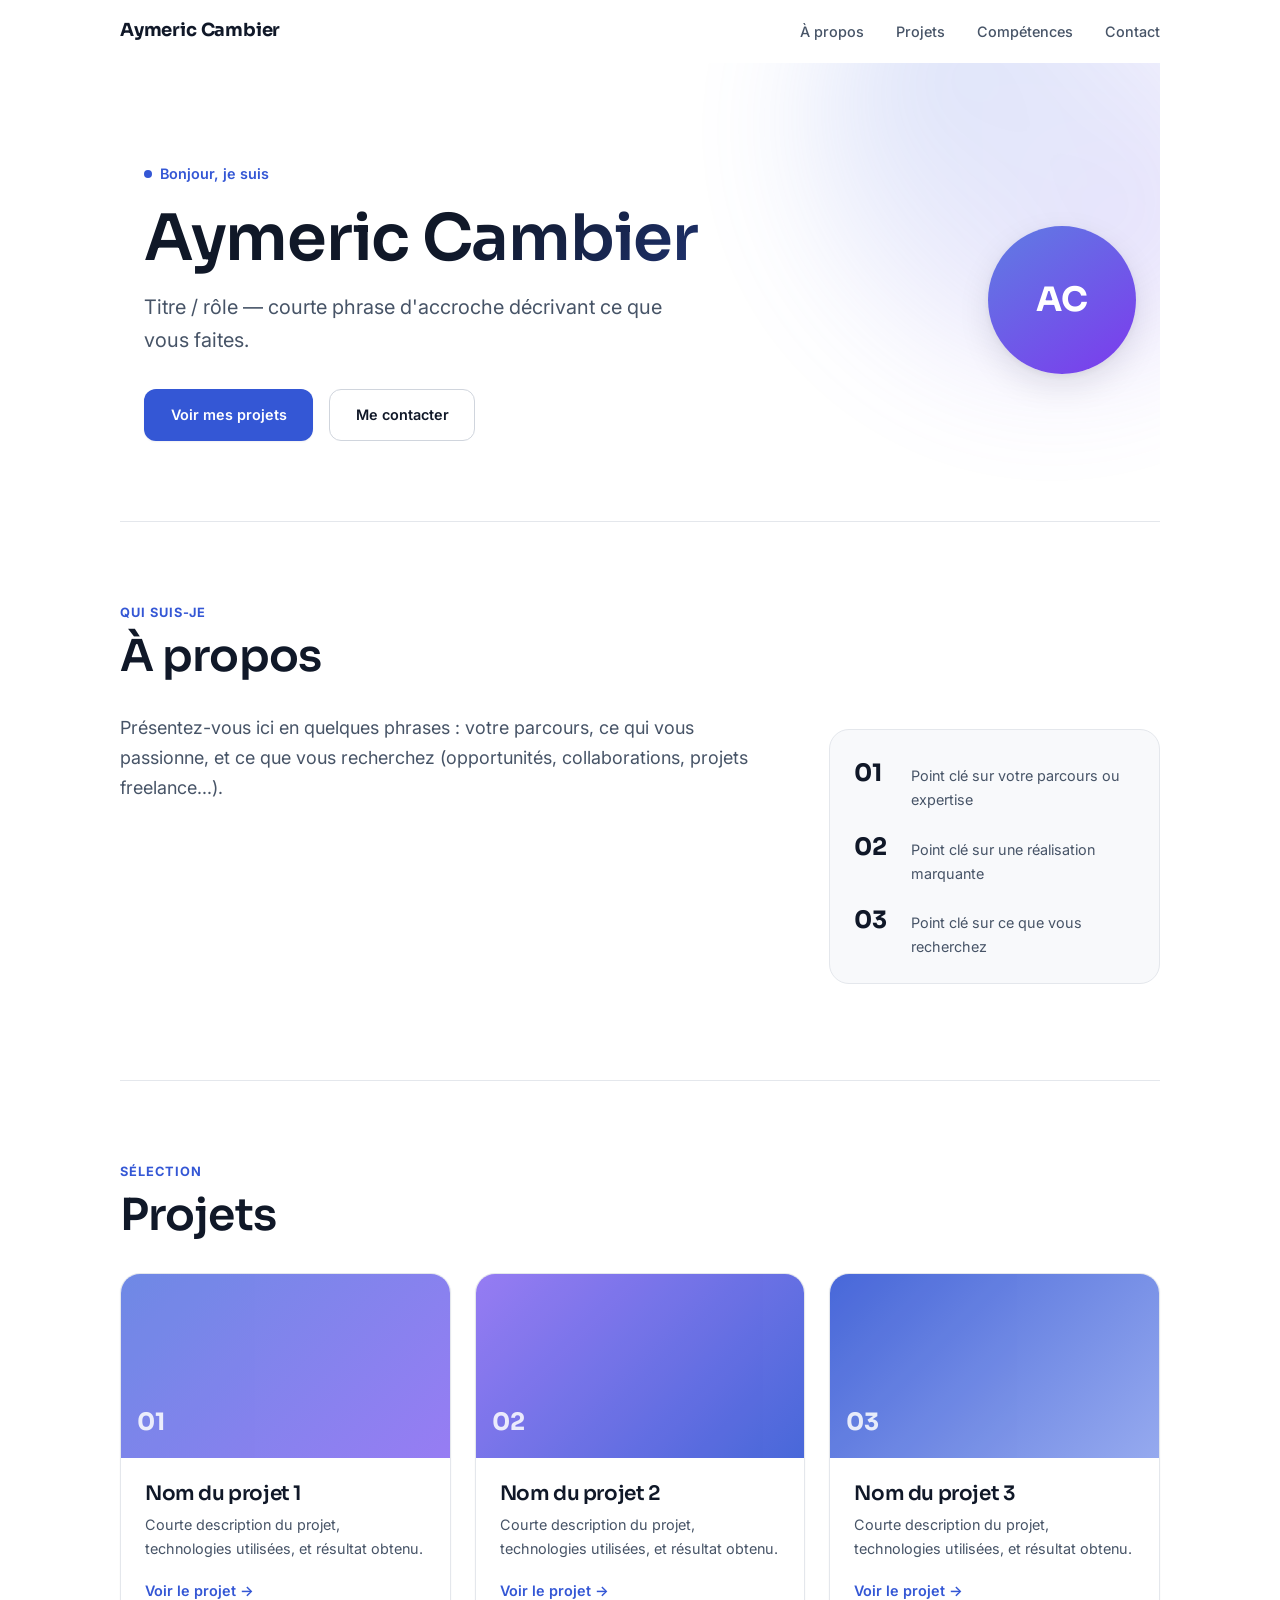
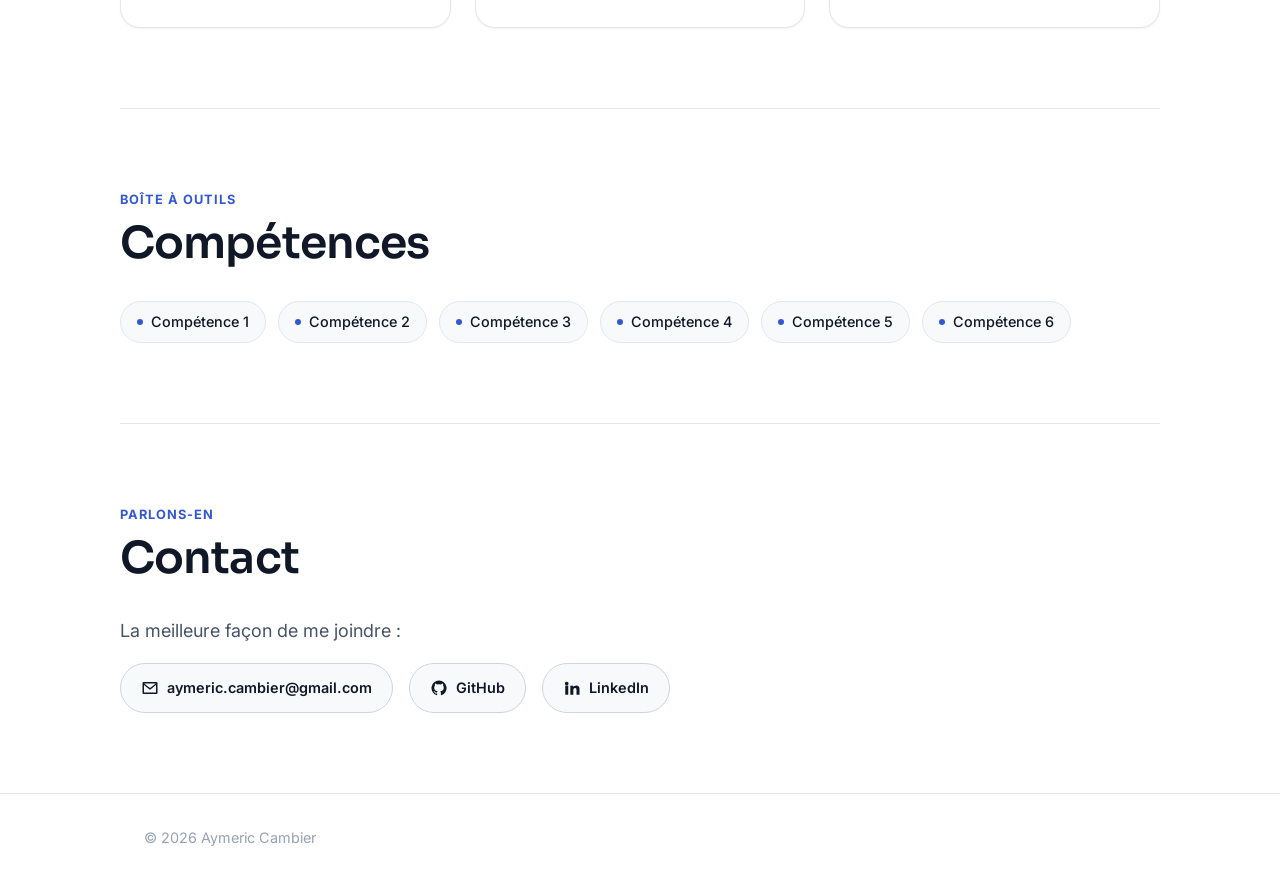
<file: portfolio/index.html>
<!DOCTYPE html>
<html lang="fr">
<head>
  <meta charset="UTF-8" />
  <meta name="viewport" content="width=device-width, initial-scale=1.0" />
  <title>Aymeric Cambier — Portfolio</title>
  <meta name="description" content="Portfolio d'Aymeric Cambier" />
  <meta name="theme-color" content="#3457d5" />
  <link rel="icon" href="data:image/svg+xml,%3Csvg xmlns='http://www.w3.org/2000/svg' viewBox='0 0 32 32'%3E%3Crect width='32' height='32' rx='8' fill='%233457d5'/%3E%3Ctext x='16' y='22' font-family='Arial,sans-serif' font-size='15' font-weight='700' fill='white' text-anchor='middle'%3EAC%3C/text%3E%3C/svg%3E" />
  <link rel="preconnect" href="https://fonts.googleapis.com" />
  <link rel="preconnect" href="https://fonts.gstatic.com" crossorigin />
  <link href="https://fonts.googleapis.com/css2?family=Inter:wght@400;500;600;700&family=Sora:wght@600;700&display=swap" rel="stylesheet" />
  <link rel="stylesheet" href="css/style.css" />
</head>
<body>
  <header class="site-header">
    <nav class="nav container">
      <a href="#top" class="logo">Aymeric&nbsp;Cambier</a>
      <button class="nav-toggle" aria-label="Ouvrir le menu" aria-expanded="false">
        <span></span><span></span><span></span>
      </button>
      <ul class="nav-links">
        <li><a href="#about">À propos</a></li>
        <li><a href="#projects">Projets</a></li>
        <li><a href="#skills">Compétences</a></li>
        <li><a href="#contact">Contact</a></li>
      </ul>
    </nav>
  </header>

  <main>
    <section id="top" class="hero container">
      <div>
        <p class="hero-eyebrow">Bonjour, je suis</p>
        <h1>Aymeric Cambier</h1>
        <p class="hero-tagline">Titre / rôle — courte phrase d'accroche décrivant ce que vous faites.</p>
        <div class="hero-actions">
          <a href="#projects" class="btn btn-primary">Voir mes projets</a>
          <a href="#contact" class="btn btn-ghost">Me contacter</a>
        </div>
      </div>
      <div class="hero-avatar" aria-hidden="true">AC</div>
    </section>

    <section id="about" class="section container reveal">
      <span class="section-eyebrow">Qui suis-je</span>
      <h2>À propos</h2>
      <div class="about-grid">
        <p class="about-text">
          Présentez-vous ici en quelques phrases : votre parcours, ce qui vous
          passionne, et ce que vous recherchez (opportunités, collaborations,
          projets freelance...).
        </p>
        <ul class="about-highlights">
          <li><strong>01</strong> Point clé sur votre parcours ou expertise</li>
          <li><strong>02</strong> Point clé sur une réalisation marquante</li>
          <li><strong>03</strong> Point clé sur ce que vous recherchez</li>
        </ul>
      </div>
    </section>

    <section id="projects" class="section container reveal">
      <span class="section-eyebrow">Sélection</span>
      <h2>Projets</h2>
      <div class="grid">
        <article class="card">
          <div class="card-media" aria-hidden="true"><span class="card-index">01</span></div>
          <div class="card-body">
            <h3>Nom du projet 1</h3>
            <p>Courte description du projet, technologies utilisées, et résultat obtenu.</p>
            <a href="#" class="card-link">Voir le projet →</a>
          </div>
        </article>
        <article class="card">
          <div class="card-media" aria-hidden="true"><span class="card-index">02</span></div>
          <div class="card-body">
            <h3>Nom du projet 2</h3>
            <p>Courte description du projet, technologies utilisées, et résultat obtenu.</p>
            <a href="#" class="card-link">Voir le projet →</a>
          </div>
        </article>
        <article class="card">
          <div class="card-media" aria-hidden="true"><span class="card-index">03</span></div>
          <div class="card-body">
            <h3>Nom du projet 3</h3>
            <p>Courte description du projet, technologies utilisées, et résultat obtenu.</p>
            <a href="#" class="card-link">Voir le projet →</a>
          </div>
        </article>
      </div>
    </section>

    <section id="skills" class="section container reveal">
      <span class="section-eyebrow">Boîte à outils</span>
      <h2>Compétences</h2>
      <ul class="tag-list">
        <li>Compétence 1</li>
        <li>Compétence 2</li>
        <li>Compétence 3</li>
        <li>Compétence 4</li>
        <li>Compétence 5</li>
        <li>Compétence 6</li>
      </ul>
    </section>

    <section id="contact" class="section container reveal">
      <span class="section-eyebrow">Parlons-en</span>
      <h2>Contact</h2>
      <p>La meilleure façon de me joindre :</p>
      <div class="contact-links">
        <a href="mailto:aymeric.cambier@gmail.com">
          <svg viewBox="0 0 24 24"><path d="M2 5.5A1.5 1.5 0 0 1 3.5 4h17A1.5 1.5 0 0 1 22 5.5v13a1.5 1.5 0 0 1-1.5 1.5h-17A1.5 1.5 0 0 1 2 18.5v-13Zm2.2.5 7.8 6.1L19.8 6H4.2ZM20 8.1l-7.4 5.8a1 1 0 0 1-1.2 0L4 8.1V18h16V8.1Z"/></svg>
          aymeric.cambier@gmail.com
        </a>
        <a href="https://github.com/" target="_blank" rel="noopener">
          <svg viewBox="0 0 24 24"><path d="M12 2a10 10 0 0 0-3.16 19.5c.5.09.68-.22.68-.48v-1.7c-2.78.6-3.37-1.34-3.37-1.34-.46-1.16-1.11-1.47-1.11-1.47-.91-.62.07-.6.07-.6 1 .07 1.53 1.03 1.53 1.03.89 1.53 2.34 1.09 2.91.83.09-.65.35-1.09.63-1.34-2.22-.25-4.56-1.11-4.56-4.94 0-1.09.39-1.99 1.03-2.69-.1-.25-.45-1.27.1-2.64 0 0 .84-.27 2.75 1.03a9.4 9.4 0 0 1 5 0c1.91-1.3 2.75-1.03 2.75-1.03.55 1.37.2 2.39.1 2.64.64.7 1.03 1.6 1.03 2.69 0 3.84-2.34 4.68-4.57 4.93.36.31.68.92.68 1.85v2.75c0 .26.18.58.69.48A10 10 0 0 0 12 2Z"/></svg>
          GitHub
        </a>
        <a href="https://www.linkedin.com/" target="_blank" rel="noopener">
          <svg viewBox="0 0 24 24"><path d="M4.98 3.5a2.5 2.5 0 1 1 0 5 2.5 2.5 0 0 1 0-5ZM3 9h4v12H3V9Zm7 0h3.8v1.64h.05c.53-1 1.83-2.05 3.77-2.05C21.6 8.59 22 11.1 22 14.35V21h-4v-5.9c0-1.4-.03-3.2-1.95-3.2-1.96 0-2.26 1.53-2.26 3.1V21h-4V9Z"/></svg>
          LinkedIn
        </a>
      </div>
    </section>
  </main>

  <footer class="site-footer">
    <p class="container">&copy; <span id="year"></span> Aymeric Cambier</p>
  </footer>

  <script src="js/script.js"></script>
</body>
</html>
</file>
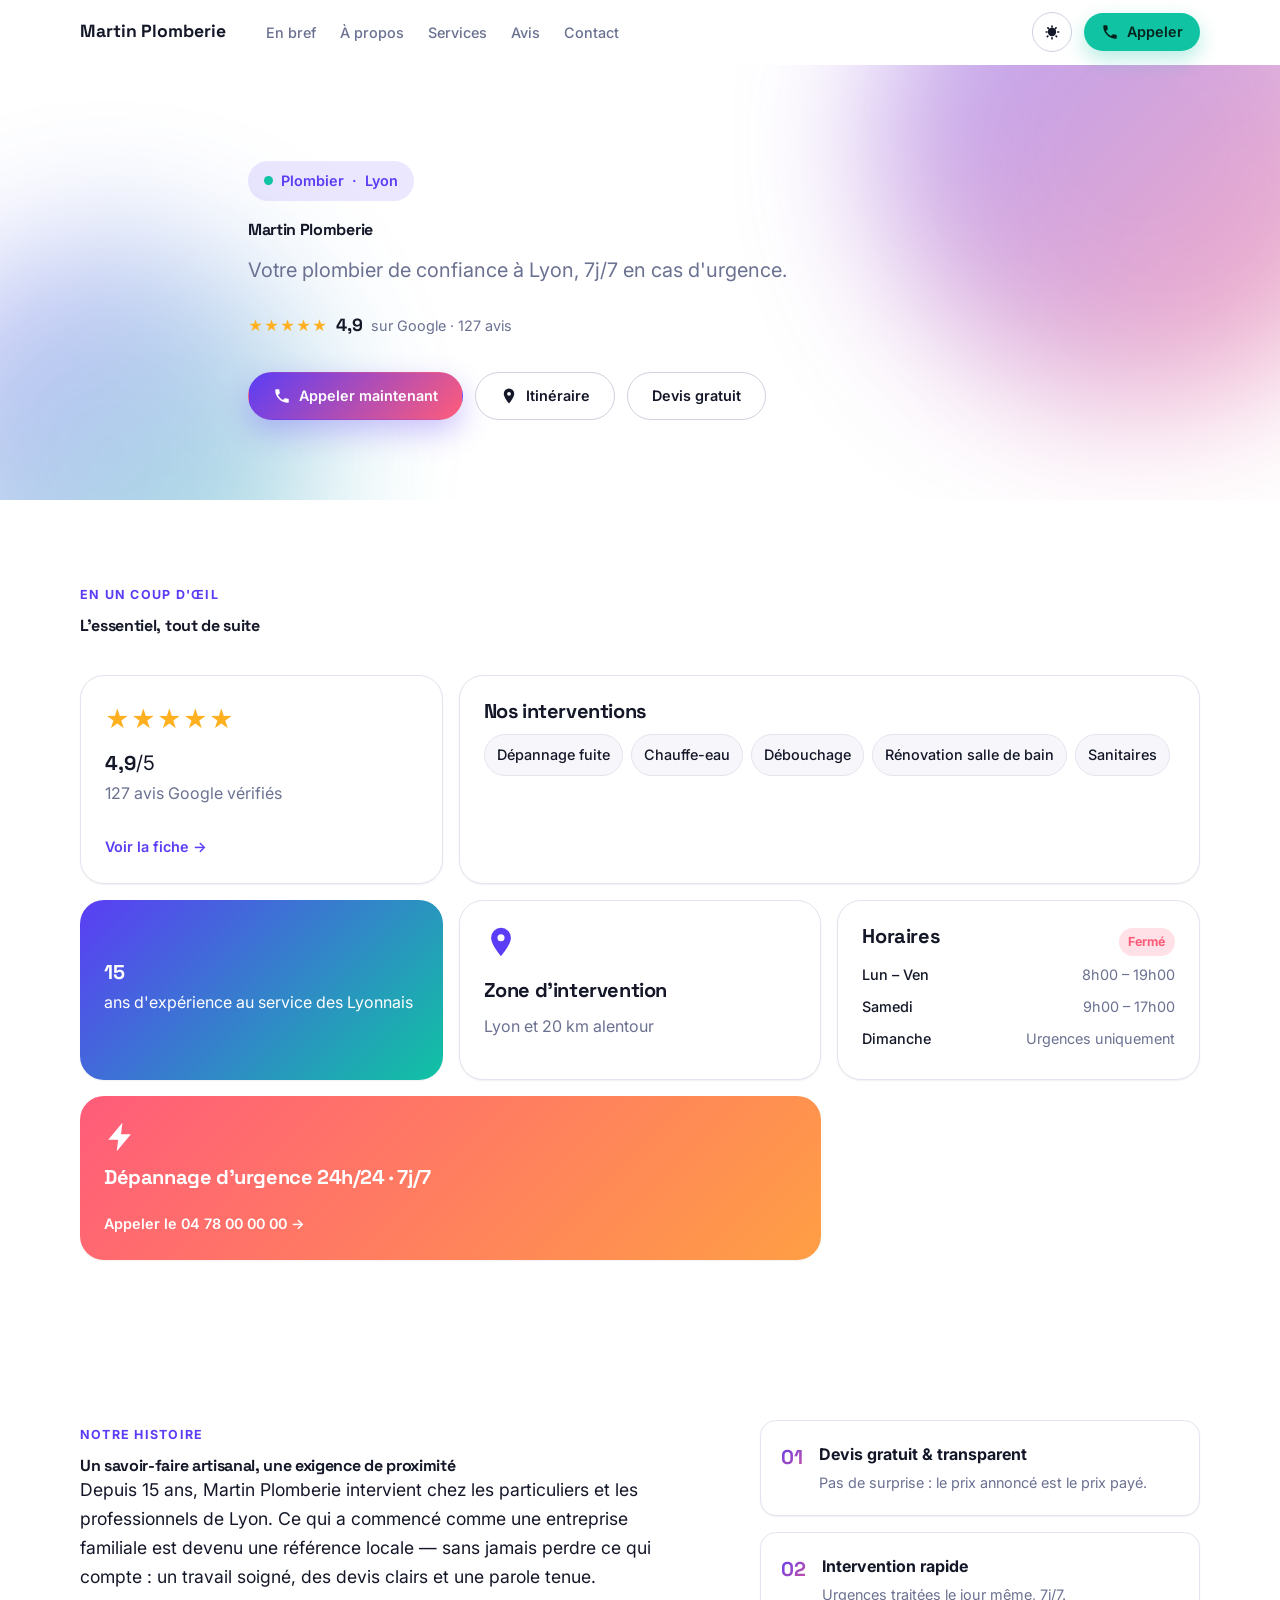
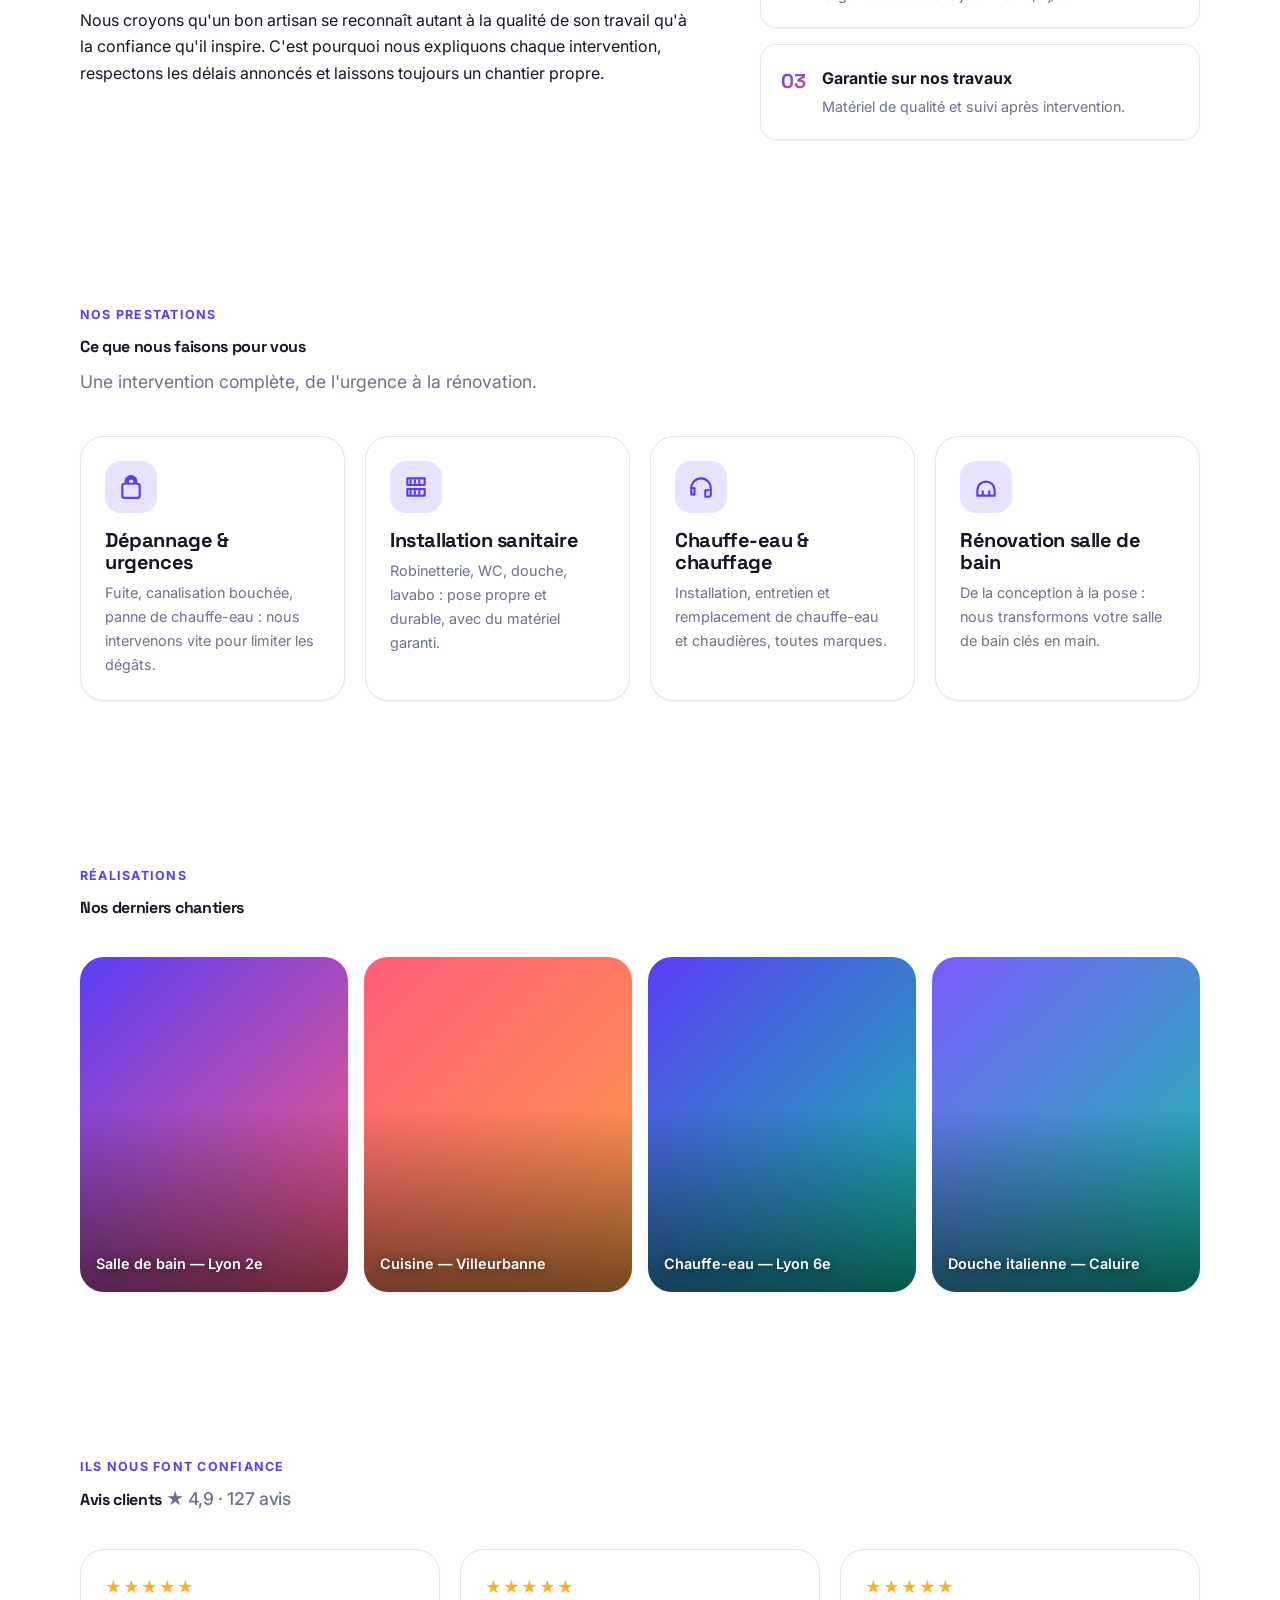
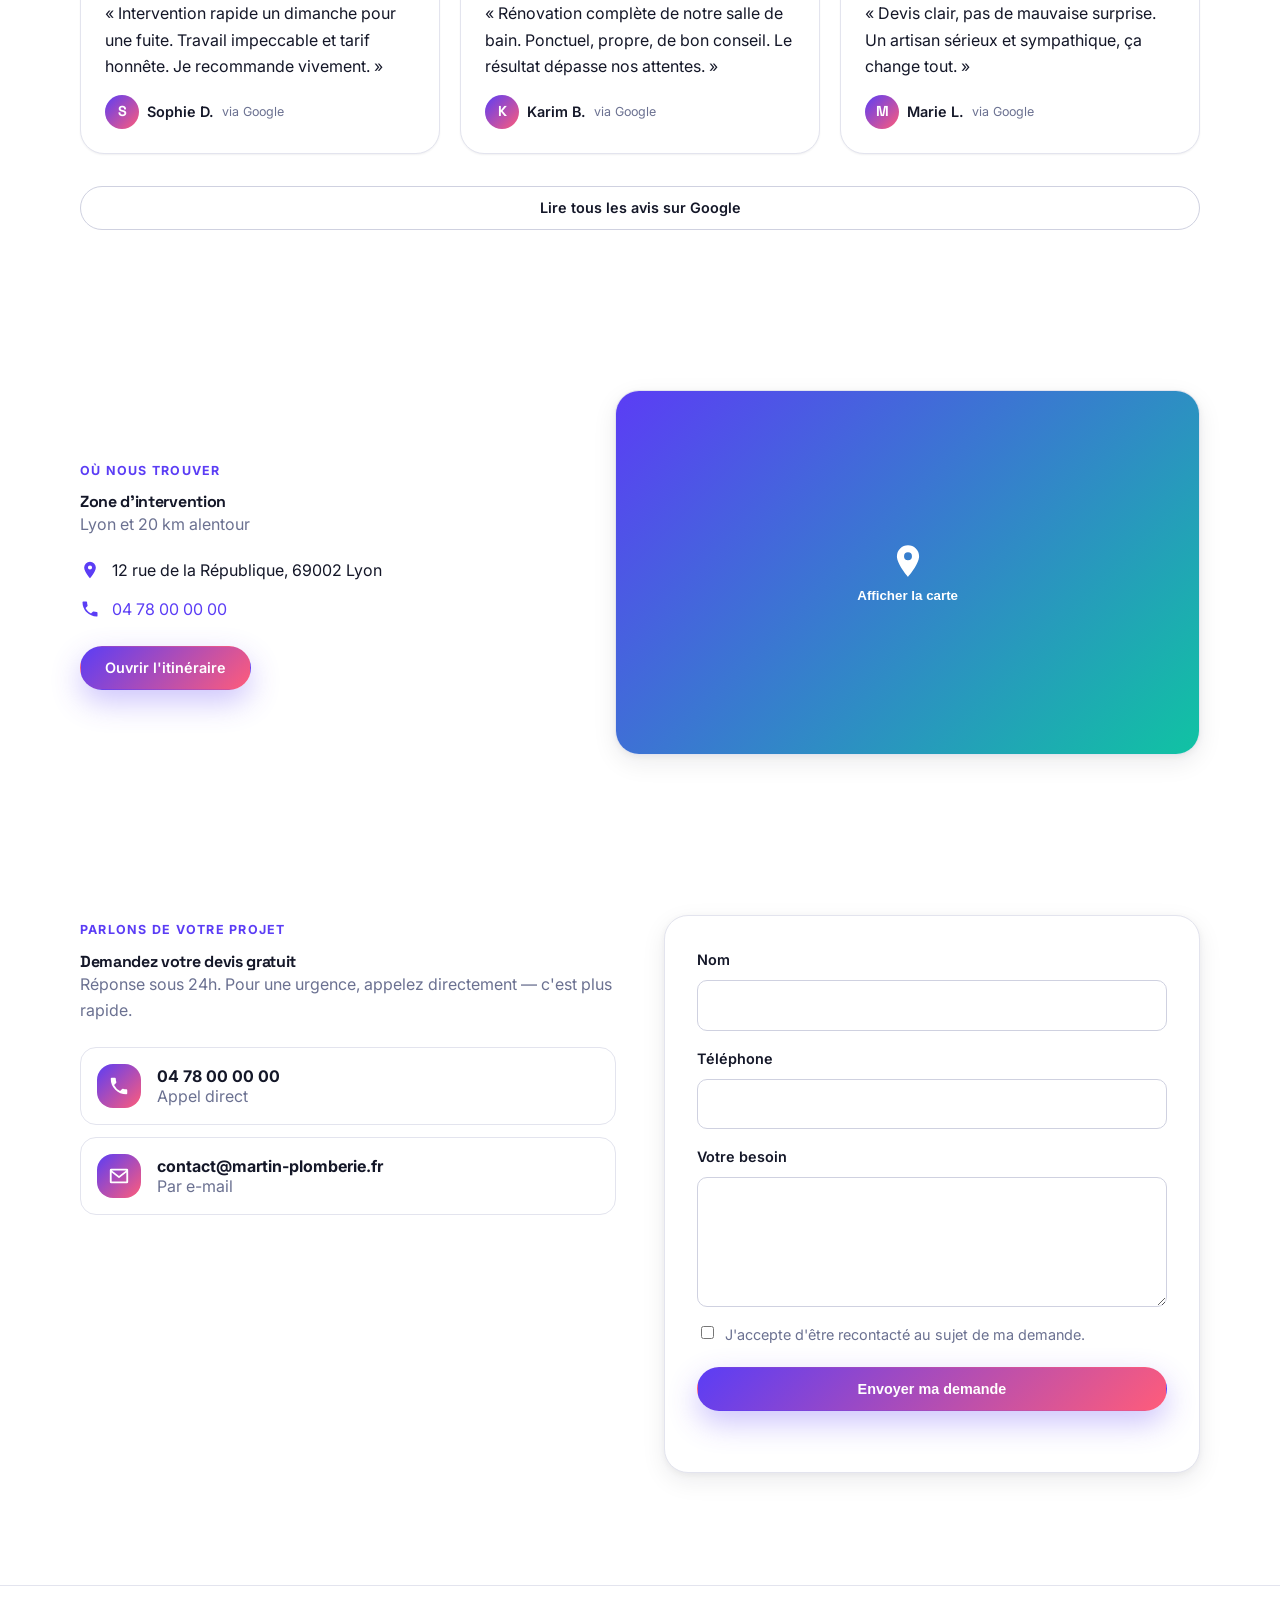
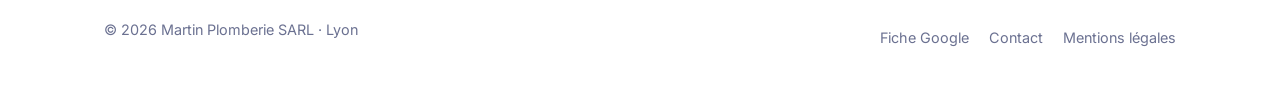
<file: vitrine/index.html>
<!DOCTYPE html>
<html lang="fr">
<head>
  <meta charset="UTF-8" />
  <meta name="viewport" content="width=device-width, initial-scale=1.0" />

  <!-- SEO local : à personnaliser par entreprise -->
  <title>Martin Plomberie — Plombier à Lyon 7j/7 | Dépannage & Installation</title>
  <meta name="description" content="Martin Plomberie, votre plombier de confiance à Lyon et alentours. Dépannage d'urgence 24h/24, installation sanitaire, chauffe-eau. Devis gratuit — 4,9★ sur Google." />
  <meta name="theme-color" content="#5b3df5" media="(prefers-color-scheme: light)" />
  <meta name="theme-color" content="#0c0a1a" media="(prefers-color-scheme: dark)" />
  <link rel="canonical" href="https://www.martin-plomberie.fr/" />

  <!-- Open Graph -->
  <meta property="og:type" content="website" />
  <meta property="og:title" content="Martin Plomberie — Plombier à Lyon 7j/7" />
  <meta property="og:description" content="Dépannage d'urgence, installation, rénovation. Devis gratuit. 4,9★ sur Google." />
  <meta property="og:locale" content="fr_FR" />

  <link rel="icon" href="data:image/svg+xml,%3Csvg xmlns='http://www.w3.org/2000/svg' viewBox='0 0 32 32'%3E%3Crect width='32' height='32' rx='9' fill='%235b3df5'/%3E%3Ctext x='16' y='22' font-family='Arial,sans-serif' font-size='16' font-weight='800' fill='white' text-anchor='middle'%3EM%3C/text%3E%3C/svg%3E" />

  <!-- Polices : preconnect pour limiter la latence, display=swap pour éviter le blocage du rendu -->
  <link rel="preconnect" href="https://fonts.googleapis.com" />
  <link rel="preconnect" href="https://fonts.gstatic.com" crossorigin />
  <link href="https://fonts.googleapis.com/css2?family=Space+Grotesk:wght@500;600;700&family=Inter:wght@400;500;600&display=swap" rel="stylesheet" />
  <link rel="stylesheet" href="css/style.css" />
</head>
<body>
  <a class="skip-link" href="#main">Aller au contenu</a>

  <header class="site-header">
    <nav class="nav container" aria-label="Navigation principale">
      <a href="#top" class="logo" data-bind="name">Martin Plomberie</a>

      <ul class="nav-links" id="nav-links">
        <li><a href="#apercu">En bref</a></li>
        <li><a href="#apropos">À propos</a></li>
        <li><a href="#services">Services</a></li>
        <li><a href="#avis">Avis</a></li>
        <li><a href="#contact">Contact</a></li>
      </ul>

      <div class="nav-actions">
        <button class="theme-toggle" type="button" aria-label="Changer de thème" title="Changer de thème">
          <svg class="icon-sun" viewBox="0 0 24 24" aria-hidden="true"><path d="M12 17a5 5 0 1 0 0-10 5 5 0 0 0 0 10Zm0-13a1 1 0 0 1 1 1v1a1 1 0 1 1-2 0V5a1 1 0 0 1 1-1Zm0 14a1 1 0 0 1 1 1v1a1 1 0 1 1-2 0v-1a1 1 0 0 1 1-1ZM4 12a1 1 0 0 1 1-1h1a1 1 0 1 1 0 2H5a1 1 0 0 1-1-1Zm14 0a1 1 0 0 1 1-1h1a1 1 0 1 1 0 2h-1a1 1 0 0 1-1-1ZM6.3 6.3a1 1 0 0 1 1.4 0l.7.7a1 1 0 1 1-1.4 1.4l-.7-.7a1 1 0 0 1 0-1.4Zm9.9 9.9a1 1 0 0 1 1.4 0l.7.7a1 1 0 0 1-1.4 1.4l-.7-.7a1 1 0 0 1 0-1.4Zm1.4-9.9a1 1 0 0 1 0 1.4l-.7.7a1 1 0 1 1-1.4-1.4l.7-.7a1 1 0 0 1 1.4 0ZM7.7 16.2a1 1 0 0 1 0 1.4l-.7.7a1 1 0 0 1-1.4-1.4l.7-.7a1 1 0 0 1 1.4 0Z"/></svg>
          <svg class="icon-moon" viewBox="0 0 24 24" aria-hidden="true"><path d="M21 12.8A9 9 0 1 1 11.2 3a7 7 0 0 0 9.8 9.8Z"/></svg>
        </button>
        <a href="tel:+33478000000" class="btn btn-call btn-sm" data-bind="tel">
          <svg viewBox="0 0 24 24" aria-hidden="true"><path d="M6.6 10.8a15.3 15.3 0 0 0 6.6 6.6l2.2-2.2a1 1 0 0 1 1-.25 11.4 11.4 0 0 0 3.6.57 1 1 0 0 1 1 1V20a1 1 0 0 1-1 1A17 17 0 0 1 3 4a1 1 0 0 1 1-1h3.5a1 1 0 0 1 1 1 11.4 11.4 0 0 0 .57 3.6 1 1 0 0 1-.25 1l-2.2 2.2Z"/></svg>
          <span>Appeler</span>
        </a>
      </div>

      <button class="nav-toggle" aria-label="Ouvrir le menu" aria-expanded="false" aria-controls="nav-links">
        <span></span><span></span><span></span>
      </button>
    </nav>
  </header>

  <main id="main">
    <!-- ===================== HERO ===================== -->
    <section id="top" class="hero">
      <div class="hero-bg" aria-hidden="true"></div>
      <div class="container hero-inner">
        <p class="hero-eyebrow"><span class="pulse"></span> <span data-bind="sector">Plombier</span> · <span data-bind="city">Lyon</span></p>
        <h1 data-bind="name">Martin Plomberie</h1>
        <p class="hero-tagline" data-bind="tagline">Votre plombier de confiance à Lyon, 7j/7 en cas d'urgence.</p>

        <div class="hero-rating" aria-label="Note Google">
          <span class="stars" aria-hidden="true">★★★★★</span>
          <strong data-bind="rating">4,9</strong>
          <span class="muted">sur Google · <span data-bind="reviewsCount">127</span> avis</span>
        </div>

        <div class="hero-actions">
          <a href="tel:+33478000000" class="btn btn-primary" data-bind="tel">
            <svg viewBox="0 0 24 24" aria-hidden="true"><path d="M6.6 10.8a15.3 15.3 0 0 0 6.6 6.6l2.2-2.2a1 1 0 0 1 1-.25 11.4 11.4 0 0 0 3.6.57 1 1 0 0 1 1 1V20a1 1 0 0 1-1 1A17 17 0 0 1 3 4a1 1 0 0 1 1-1h3.5a1 1 0 0 1 1 1 11.4 11.4 0 0 0 .57 3.6 1 1 0 0 1-.25 1l-2.2 2.2Z"/></svg>
            Appeler maintenant
          </a>
          <a href="#" class="btn btn-secondary" data-bind="directions" target="_blank" rel="noopener">
            <svg viewBox="0 0 24 24" aria-hidden="true"><path d="M12 2a7 7 0 0 0-7 7c0 5 7 13 7 13s7-8 7-13a7 7 0 0 0-7-7Zm0 9.5A2.5 2.5 0 1 1 12 6.5a2.5 2.5 0 0 1 0 5Z"/></svg>
            Itinéraire
          </a>
          <a href="#contact" class="btn btn-ghost">Devis gratuit</a>
        </div>
      </div>
    </section>

    <!-- ===================== BENTO "EN UN COUP D'ŒIL" ===================== -->
    <section id="apercu" class="section container reveal">
      <header class="section-head">
        <span class="section-eyebrow">En un coup d'œil</span>
        <h2>L'essentiel, tout de suite</h2>
      </header>

      <div class="bento">
        <article class="bento-card bento-rating">
          <div class="stars big" aria-hidden="true">★★★★★</div>
          <p class="stat"><strong data-bind="rating">4,9</strong>/5</p>
          <p class="muted"><span data-bind="reviewsCount">127</span> avis Google vérifiés</p>
          <a href="#" class="card-link" data-bind="googleBusiness" target="_blank" rel="noopener">Voir la fiche →</a>
        </article>

        <article class="bento-card bento-services">
          <h3>Nos interventions</h3>
          <ul class="chip-list">
            <li>Dépannage fuite</li>
            <li>Chauffe-eau</li>
            <li>Débouchage</li>
            <li>Rénovation salle de bain</li>
            <li>Sanitaires</li>
          </ul>
        </article>

        <article class="bento-card bento-years accent">
          <p class="stat xl"><strong data-bind="years">15</strong></p>
          <p>ans d'expérience au service des Lyonnais</p>
        </article>

        <article class="bento-card bento-area">
          <svg class="bento-icon" viewBox="0 0 24 24" aria-hidden="true"><path d="M12 2a7 7 0 0 0-7 7c0 5 7 13 7 13s7-8 7-13a7 7 0 0 0-7-7Zm0 9.5A2.5 2.5 0 1 1 12 6.5a2.5 2.5 0 0 1 0 5Z"/></svg>
          <h3>Zone d'intervention</h3>
          <p class="muted" data-bind="serviceArea">Lyon et 20 km alentour</p>
        </article>

        <article class="bento-card bento-hours">
          <div class="hours-head">
            <h3>Horaires</h3>
            <span class="badge" id="open-badge" hidden></span>
          </div>
          <ul class="hours-list" id="hours-list"><!-- injecté par config.js --></ul>
        </article>

        <article class="bento-card bento-urgency gradient">
          <svg class="bento-icon" viewBox="0 0 24 24" aria-hidden="true"><path d="M13 2 3 14h7l-1 8 10-12h-7l1-8Z"/></svg>
          <h3 data-bind="emergency">Dépannage d'urgence 24h/24 · 7j/7</h3>
          <a href="tel:+33478000000" class="card-link on-dark" data-bind="tel">Appeler le <span data-bind="phoneText">04 78 00 00 00</span> →</a>
        </article>
      </div>
    </section>

    <!-- ===================== À PROPOS ===================== -->
    <section id="apropos" class="section container reveal">
      <div class="about-grid">
        <div>
          <span class="section-eyebrow">Notre histoire</span>
          <h2>Un savoir-faire artisanal, une exigence de proximité</h2>
          <p class="lead">
            Depuis <span data-bind="years">15</span> ans, <span data-bind="name">Martin Plomberie</span> intervient
            chez les particuliers et les professionnels de <span data-bind="city">Lyon</span>. Ce qui a
            commencé comme une entreprise familiale est devenu une référence locale — sans jamais perdre
            ce qui compte : un travail soigné, des devis clairs et une parole tenue.
          </p>
          <p>
            Nous croyons qu'un bon artisan se reconnaît autant à la qualité de son travail qu'à la
            confiance qu'il inspire. C'est pourquoi nous expliquons chaque intervention, respectons
            les délais annoncés et laissons toujours un chantier propre.
          </p>
        </div>
        <ul class="values">
          <li><span class="v-num">01</span><div><strong>Devis gratuit & transparent</strong><p class="muted">Pas de surprise : le prix annoncé est le prix payé.</p></div></li>
          <li><span class="v-num">02</span><div><strong>Intervention rapide</strong><p class="muted">Urgences traitées le jour même, 7j/7.</p></div></li>
          <li><span class="v-num">03</span><div><strong>Garantie sur nos travaux</strong><p class="muted">Matériel de qualité et suivi après intervention.</p></div></li>
        </ul>
      </div>
    </section>

    <!-- ===================== SERVICES ===================== -->
    <section id="services" class="section container reveal">
      <header class="section-head">
        <span class="section-eyebrow">Nos prestations</span>
        <h2>Ce que nous faisons pour vous</h2>
        <p class="section-sub">Une intervention complète, de l'urgence à la rénovation.</p>
      </header>

      <div class="services-grid">
        <article class="service">
          <div class="service-icon" aria-hidden="true"><svg viewBox="0 0 24 24"><path d="M12 2a5 5 0 0 0-5 5v2H6a2 2 0 0 0-2 2v9a2 2 0 0 0 2 2h12a2 2 0 0 0 2-2v-9a2 2 0 0 0-2-2h-1V7a5 5 0 0 0-5-5Zm-3 7V7a3 3 0 0 1 6 0v2H9Z"/></svg></div>
          <h3>Dépannage & urgences</h3>
          <p class="muted">Fuite, canalisation bouchée, panne de chauffe-eau : nous intervenons vite pour limiter les dégâts.</p>
        </article>
        <article class="service">
          <div class="service-icon" aria-hidden="true"><svg viewBox="0 0 24 24"><path d="M4 4h16v6H4V4Zm0 10h16v6H4v-6Zm3-8v2m4-2v2m4-2v2M7 16v2m4-2v2m4-2v2"/></svg></div>
          <h3>Installation sanitaire</h3>
          <p class="muted">Robinetterie, WC, douche, lavabo : pose propre et durable, avec du matériel garanti.</p>
        </article>
        <article class="service">
          <div class="service-icon" aria-hidden="true"><svg viewBox="0 0 24 24"><path d="M3 13a9 9 0 0 1 18 0v6a2 2 0 0 1-2 2h-3v-6h3M3 19v-6h3v6H5a2 2 0 0 1-2-2Z"/></svg></div>
          <h3>Chauffe-eau & chauffage</h3>
          <p class="muted">Installation, entretien et remplacement de chauffe-eau et chaudières, toutes marques.</p>
        </article>
        <article class="service">
          <div class="service-icon" aria-hidden="true"><svg viewBox="0 0 24 24"><path d="M4 20v-5a8 8 0 0 1 16 0v5M4 20h16M9 20v-4m6 4v-4"/></svg></div>
          <h3>Rénovation salle de bain</h3>
          <p class="muted">De la conception à la pose : nous transformons votre salle de bain clés en main.</p>
        </article>
      </div>
    </section>

    <!-- ===================== GALERIE ===================== -->
    <section id="galerie" class="section container reveal">
      <header class="section-head">
        <span class="section-eyebrow">Réalisations</span>
        <h2>Nos derniers chantiers</h2>
      </header>
      <!-- Remplacez les .ph par des <img loading="lazy" width height> en WebP pour éviter tout CLS -->
      <div class="gallery">
        <figure class="ph ph-1"><figcaption>Salle de bain — Lyon 2e</figcaption></figure>
        <figure class="ph ph-2"><figcaption>Cuisine — Villeurbanne</figcaption></figure>
        <figure class="ph ph-3"><figcaption>Chauffe-eau — Lyon 6e</figcaption></figure>
        <figure class="ph ph-4"><figcaption>Douche italienne — Caluire</figcaption></figure>
      </div>
    </section>

    <!-- ===================== AVIS ===================== -->
    <section id="avis" class="section container reveal">
      <header class="section-head">
        <span class="section-eyebrow">Ils nous font confiance</span>
        <h2>Avis clients <span class="rating-inline">★ <span data-bind="rating">4,9</span> · <span data-bind="reviewsCount">127</span> avis</span></h2>
      </header>

      <div class="reviews">
        <blockquote class="review">
          <div class="stars" aria-hidden="true">★★★★★</div>
          <p>« Intervention rapide un dimanche pour une fuite. Travail impeccable et tarif honnête. Je recommande vivement. »</p>
          <footer><span class="avatar" aria-hidden="true">S</span> Sophie D. <span class="src">via Google</span></footer>
        </blockquote>
        <blockquote class="review">
          <div class="stars" aria-hidden="true">★★★★★</div>
          <p>« Rénovation complète de notre salle de bain. Ponctuel, propre, de bon conseil. Le résultat dépasse nos attentes. »</p>
          <footer><span class="avatar" aria-hidden="true">K</span> Karim B. <span class="src">via Google</span></footer>
        </blockquote>
        <blockquote class="review">
          <div class="stars" aria-hidden="true">★★★★★</div>
          <p>« Devis clair, pas de mauvaise surprise. Un artisan sérieux et sympathique, ça change tout. »</p>
          <footer><span class="avatar" aria-hidden="true">M</span> Marie L. <span class="src">via Google</span></footer>
        </blockquote>
      </div>
      <a href="#" class="btn btn-ghost center-btn" data-bind="googleBusiness" target="_blank" rel="noopener">Lire tous les avis sur Google</a>
    </section>

    <!-- ===================== ZONE / CARTE ===================== -->
    <section id="zone" class="section container reveal">
      <div class="map-grid">
        <div>
          <span class="section-eyebrow">Où nous trouver</span>
          <h2>Zone d'intervention</h2>
          <p class="muted" data-bind="serviceArea">Lyon et 20 km alentour</p>
          <ul class="map-info">
            <li><svg viewBox="0 0 24 24" aria-hidden="true"><path d="M12 2a7 7 0 0 0-7 7c0 5 7 13 7 13s7-8 7-13a7 7 0 0 0-7-7Zm0 9.5A2.5 2.5 0 1 1 12 6.5a2.5 2.5 0 0 1 0 5Z"/></svg><span data-bind="address">12 rue de la République, 69002 Lyon</span></li>
            <li><svg viewBox="0 0 24 24" aria-hidden="true"><path d="M6.6 10.8a15.3 15.3 0 0 0 6.6 6.6l2.2-2.2a1 1 0 0 1 1-.25 11.4 11.4 0 0 0 3.6.57 1 1 0 0 1 1 1V20a1 1 0 0 1-1 1A17 17 0 0 1 3 4a1 1 0 0 1 1-1h3.5a1 1 0 0 1 1 1 11.4 11.4 0 0 0 .57 3.6 1 1 0 0 1-.25 1l-2.2 2.2Z"/></svg><a href="tel:+33478000000" data-bind="tel"><span data-bind="phoneText">04 78 00 00 00</span></a></li>
          </ul>
          <a href="#" class="btn btn-primary" data-bind="directions" target="_blank" rel="noopener">Ouvrir l'itinéraire</a>
        </div>

        <!-- Façade légère : la carte Google (iframe) ne se charge qu'au clic → 0 requête au chargement -->
        <div class="map-embed" id="map-embed">
          <button type="button" class="map-facade" id="map-facade" aria-label="Charger la carte Google Maps">
            <svg viewBox="0 0 24 24" aria-hidden="true"><path d="M12 2a7 7 0 0 0-7 7c0 5 7 13 7 13s7-8 7-13a7 7 0 0 0-7-7Zm0 9.5A2.5 2.5 0 1 1 12 6.5a2.5 2.5 0 0 1 0 5Z"/></svg>
            <span>Afficher la carte</span>
          </button>
        </div>
      </div>
    </section>

    <!-- ===================== CONTACT ===================== -->
    <section id="contact" class="section container reveal">
      <div class="contact-grid">
        <div>
          <span class="section-eyebrow">Parlons de votre projet</span>
          <h2>Demandez votre devis gratuit</h2>
          <p class="muted">Réponse sous 24h. Pour une urgence, appelez directement — c'est plus rapide.</p>

          <ul class="contact-quick">
            <li><a href="tel:+33478000000" data-bind="tel"><span class="cq-icon"><svg viewBox="0 0 24 24" aria-hidden="true"><path d="M6.6 10.8a15.3 15.3 0 0 0 6.6 6.6l2.2-2.2a1 1 0 0 1 1-.25 11.4 11.4 0 0 0 3.6.57 1 1 0 0 1 1 1V20a1 1 0 0 1-1 1A17 17 0 0 1 3 4a1 1 0 0 1 1-1h3.5a1 1 0 0 1 1 1 11.4 11.4 0 0 0 .57 3.6 1 1 0 0 1-.25 1l-2.2 2.2Z"/></svg></span><div><strong data-bind="phoneText">04 78 00 00 00</strong><span class="muted">Appel direct</span></div></a></li>
            <li><a href="mailto:contact@martin-plomberie.fr" data-bind="mail"><span class="cq-icon"><svg viewBox="0 0 24 24" aria-hidden="true"><path d="M2 5.5A1.5 1.5 0 0 1 3.5 4h17A1.5 1.5 0 0 1 22 5.5v13a1.5 1.5 0 0 1-1.5 1.5h-17A1.5 1.5 0 0 1 2 18.5v-13Zm2.2.5 7.8 6.1L19.8 6H4.2ZM20 8.1l-7.4 5.8a1 1 0 0 1-1.2 0L4 8.1V18h16V8.1Z"/></svg></span><div><strong data-bind="emailText">contact@martin-plomberie.fr</strong><span class="muted">Par e-mail</span></div></a></li>
          </ul>
        </div>

        <form class="contact-form" id="contact-form" novalidate>
          <div class="field">
            <label for="cf-name">Nom</label>
            <input id="cf-name" name="name" type="text" autocomplete="name" required />
          </div>
          <div class="field">
            <label for="cf-phone">Téléphone</label>
            <input id="cf-phone" name="phone" type="tel" autocomplete="tel" required />
          </div>
          <div class="field">
            <label for="cf-message">Votre besoin</label>
            <textarea id="cf-message" name="message" rows="4" required></textarea>
          </div>
          <label class="consent">
            <input type="checkbox" id="cf-consent" required />
            <span>J'accepte d'être recontacté au sujet de ma demande.</span>
          </label>
          <button type="submit" class="btn btn-primary btn-block">Envoyer ma demande</button>
          <p class="form-status" id="form-status" role="status" aria-live="polite"></p>
        </form>
      </div>
    </section>
  </main>

  <footer class="site-footer">
    <div class="container footer-inner">
      <p>&copy; <span id="year"></span> <span data-bind="legalName">Martin Plomberie SARL</span> · <span data-bind="city">Lyon</span></p>
      <nav class="footer-links" aria-label="Liens de bas de page">
        <a href="#" data-bind="googleBusiness" target="_blank" rel="noopener">Fiche Google</a>
        <a href="#contact">Contact</a>
        <a href="#mentions">Mentions légales</a>
      </nav>
    </div>
  </footer>

  <!-- Bouton d'appel flottant (mobile) -->
  <a href="tel:+33478000000" class="fab-call" data-bind="tel" aria-label="Appeler maintenant">
    <svg viewBox="0 0 24 24" aria-hidden="true"><path d="M6.6 10.8a15.3 15.3 0 0 0 6.6 6.6l2.2-2.2a1 1 0 0 1 1-.25 11.4 11.4 0 0 0 3.6.57 1 1 0 0 1 1 1V20a1 1 0 0 1-1 1A17 17 0 0 1 3 4a1 1 0 0 1 1-1h3.5a1 1 0 0 1 1 1 11.4 11.4 0 0 0 .57 3.6 1 1 0 0 1-.25 1l-2.2 2.2Z"/></svg>
    <span>Appeler</span>
  </a>

  <script src="js/config.js"></script>
  <script src="js/script.js"></script>
</body>
</html>
</file>
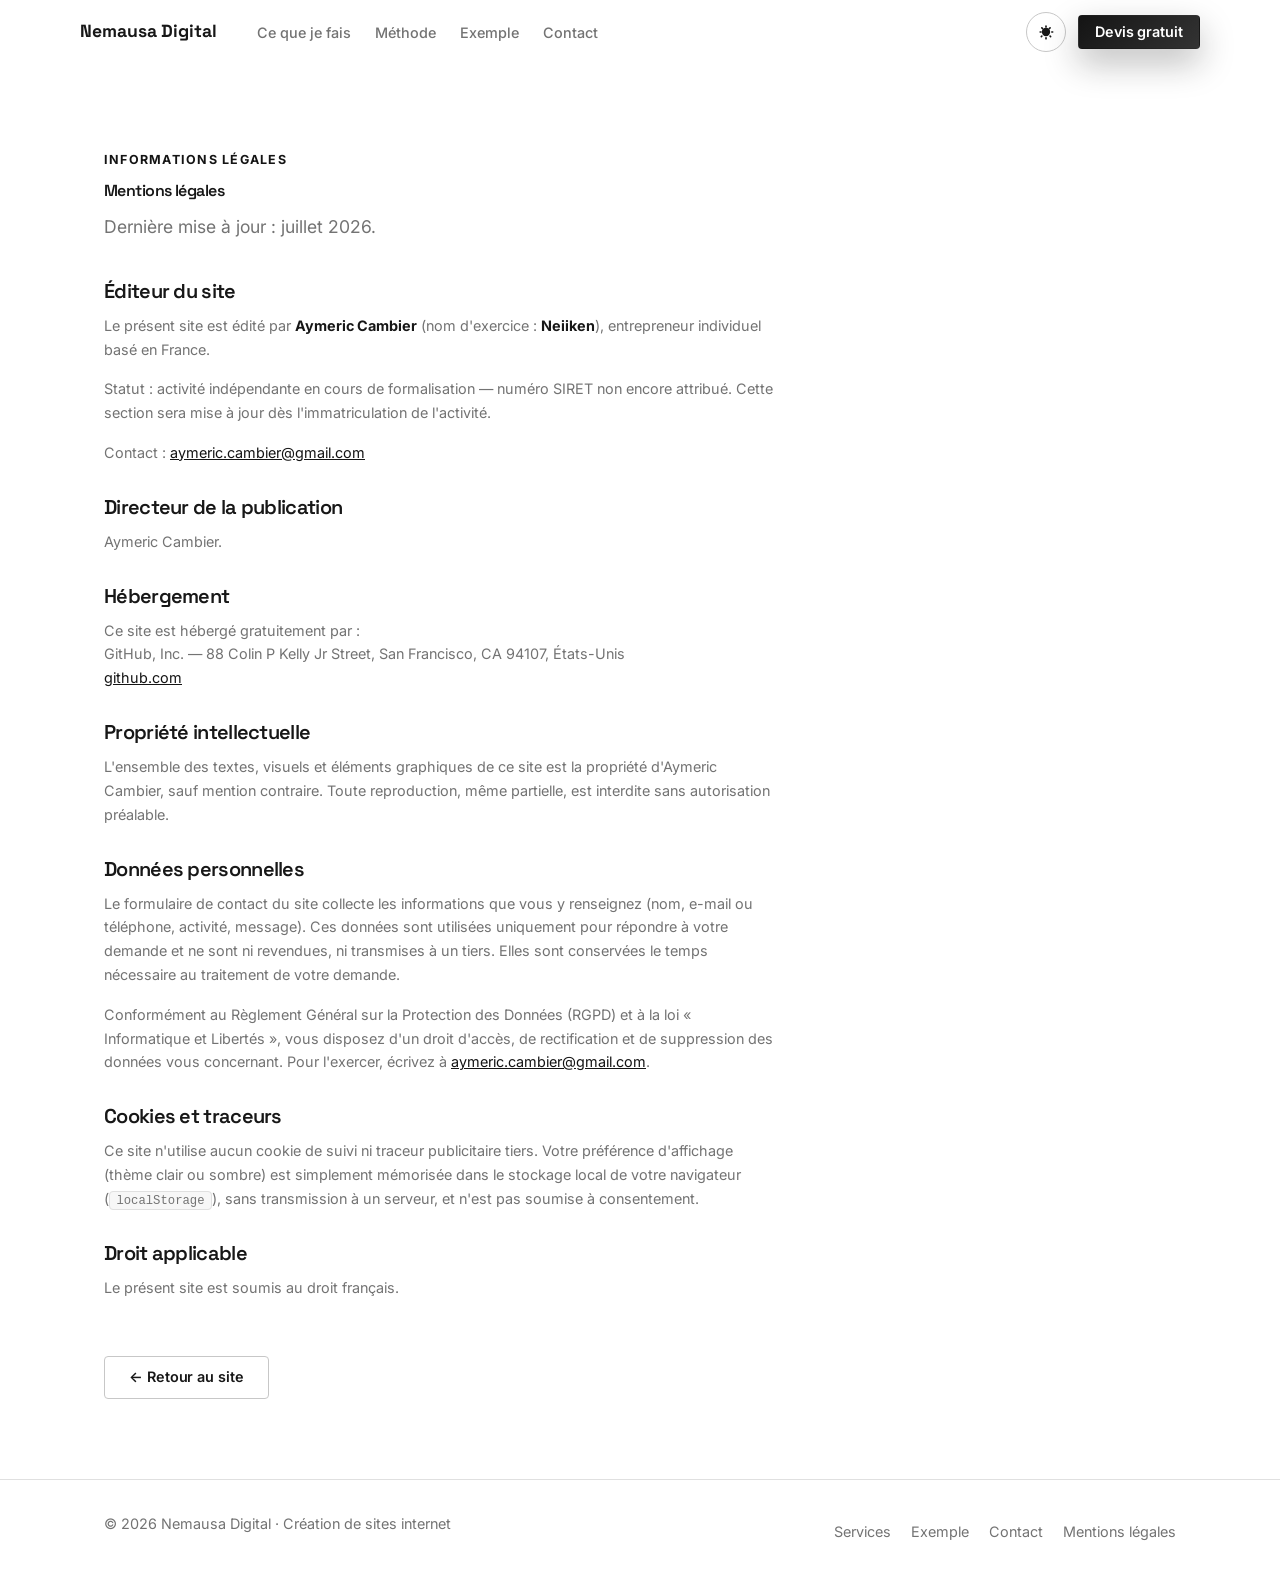
<file: mentions-legales.html>
<!DOCTYPE html>
<html lang="fr">
<head>
  <meta charset="UTF-8" />
  <meta name="viewport" content="width=device-width, initial-scale=1.0" />

  <title>Mentions légales — Aymeric Cambier</title>
  <meta name="description" content="Mentions légales et politique de confidentialité du site d'Aymeric Cambier (Neiiken), création de sites internet." />
  <meta name="robots" content="noindex" />
  <meta name="theme-color" content="#141414" media="(prefers-color-scheme: light)" />
  <meta name="theme-color" content="#0a0a0a" media="(prefers-color-scheme: dark)" />

  <link rel="icon" href="data:image/svg+xml,%3Csvg xmlns='http://www.w3.org/2000/svg' viewBox='0 0 32 32'%3E%3Crect width='32' height='32' rx='9' fill='%23141414'/%3E%3Ctext x='16' y='22' font-family='Arial,sans-serif' font-size='14' font-weight='800' fill='white' text-anchor='middle'%3EAC%3C/text%3E%3C/svg%3E" />

  <link rel="preconnect" href="https://fonts.googleapis.com" />
  <link rel="preconnect" href="https://fonts.gstatic.com" crossorigin />
  <link href="https://fonts.googleapis.com/css2?family=Space+Grotesk:wght@500;600;700&family=Inter:wght@400;500;600&family=Fraunces:ital,wght@1,500&display=swap" rel="stylesheet" />
  <link rel="stylesheet" href="css/style.css" />
</head>
<body>
  <a class="skip-link" href="#main">Aller au contenu</a>

  <header class="site-header">
    <nav class="nav container" aria-label="Navigation principale">
      <a href="index.html" class="logo" data-bind="brand">Aymeric Cambier</a>

      <ul class="nav-links" id="nav-links">
        <li><a href="index.html#offre">Ce que je fais</a></li>
        <li><a href="index.html#process">Méthode</a></li>
        <li><a href="index.html#demo">Exemple</a></li>
        <li><a href="index.html#contact">Contact</a></li>
      </ul>

      <div class="nav-actions">
        <button class="theme-toggle" type="button" aria-label="Changer de thème" title="Changer de thème">
          <svg class="icon-sun" viewBox="0 0 24 24" aria-hidden="true"><path d="M12 17a5 5 0 1 0 0-10 5 5 0 0 0 0 10Zm0-13a1 1 0 0 1 1 1v1a1 1 0 1 1-2 0V5a1 1 0 0 1 1-1Zm0 14a1 1 0 0 1 1 1v1a1 1 0 1 1-2 0v-1a1 1 0 0 1 1-1ZM4 12a1 1 0 0 1 1-1h1a1 1 0 1 1 0 2H5a1 1 0 0 1-1-1Zm14 0a1 1 0 0 1 1-1h1a1 1 0 1 1 0 2h-1a1 1 0 0 1-1-1ZM6.3 6.3a1 1 0 0 1 1.4 0l.7.7a1 1 0 1 1-1.4 1.4l-.7-.7a1 1 0 0 1 0-1.4Zm9.9 9.9a1 1 0 0 1 1.4 0l.7.7a1 1 0 0 1-1.4 1.4l-.7-.7a1 1 0 0 1 0-1.4Zm1.4-9.9a1 1 0 0 1 0 1.4l-.7.7a1 1 0 1 1-1.4-1.4l.7-.7a1 1 0 0 1 1.4 0ZM7.7 16.2a1 1 0 0 1 0 1.4l-.7.7a1 1 0 0 1-1.4-1.4l.7-.7a1 1 0 0 1 1.4 0Z"/></svg>
          <svg class="icon-moon" viewBox="0 0 24 24" aria-hidden="true"><path d="M21 12.8A9 9 0 1 1 11.2 3a7 7 0 0 0 9.8 9.8Z"/></svg>
        </button>
        <a href="index.html#contact" class="btn btn-primary btn-sm">Devis gratuit</a>
      </div>

      <button class="nav-toggle" aria-label="Ouvrir le menu" aria-expanded="false" aria-controls="nav-links">
        <span></span><span></span><span></span>
      </button>
    </nav>
  </header>

  <main id="main">
    <section class="section legal">
      <div class="container reveal">
        <header class="section-head">
          <span class="section-eyebrow">Informations légales</span>
          <h1>Mentions légales</h1>
          <p class="section-sub">Dernière mise à jour : juillet 2026.</p>
        </header>

        <div class="legal-body">
          <h2>Éditeur du site</h2>
          <p>
            Le présent site est édité par <strong>Aymeric Cambier</strong> (nom d'exercice : <strong>Neiiken</strong>),
            entrepreneur individuel basé en France.
          </p>
          <p class="muted">
            Statut : activité indépendante en cours de formalisation — numéro SIRET non encore attribué.
            Cette section sera mise à jour dès l'immatriculation de l'activité.
          </p>
          <p>Contact : <a href="mailto:aymeric.cambier@gmail.com">aymeric.cambier@gmail.com</a></p>

          <h2>Directeur de la publication</h2>
          <p>Aymeric Cambier.</p>

          <h2>Hébergement</h2>
          <p>
            Ce site est hébergé gratuitement par :<br />
            GitHub, Inc. — 88 Colin P Kelly Jr Street, San Francisco, CA 94107, États-Unis<br />
            <a href="https://github.com" target="_blank" rel="noopener">github.com</a>
          </p>

          <h2>Propriété intellectuelle</h2>
          <p>
            L'ensemble des textes, visuels et éléments graphiques de ce site est la propriété d'Aymeric Cambier,
            sauf mention contraire. Toute reproduction, même partielle, est interdite sans autorisation préalable.
          </p>

          <h2>Données personnelles</h2>
          <p>
            Le formulaire de contact du site collecte les informations que vous y renseignez (nom, e-mail ou
            téléphone, activité, message). Ces données sont utilisées uniquement pour répondre à votre demande et
            ne sont ni revendues, ni transmises à un tiers. Elles sont conservées le temps nécessaire au traitement
            de votre demande.
          </p>
          <p>
            Conformément au Règlement Général sur la Protection des Données (RGPD) et à la loi « Informatique et
            Libertés », vous disposez d'un droit d'accès, de rectification et de suppression des données vous
            concernant. Pour l'exercer, écrivez à
            <a href="mailto:aymeric.cambier@gmail.com">aymeric.cambier@gmail.com</a>.
          </p>

          <h2>Cookies et traceurs</h2>
          <p>
            Ce site n'utilise aucun cookie de suivi ni traceur publicitaire tiers. Votre préférence d'affichage
            (thème clair ou sombre) est simplement mémorisée dans le stockage local de votre navigateur
            (<code>localStorage</code>), sans transmission à un serveur, et n'est pas soumise à consentement.
          </p>

          <h2>Droit applicable</h2>
          <p>Le présent site est soumis au droit français.</p>
        </div>

        <a href="index.html" class="btn btn-secondary" style="margin-top:var(--space-10)">← Retour au site</a>
      </div>
    </section>
  </main>

  <footer class="site-footer">
    <div class="container footer-inner">
      <p>&copy; <span id="year"></span> <span data-bind="brand">Aymeric Cambier</span> · Création de sites internet</p>
      <nav class="footer-links" aria-label="Liens de bas de page">
        <a href="index.html#offre">Services</a>
        <a href="index.html#demo">Exemple</a>
        <a href="index.html#contact">Contact</a>
        <a href="mentions-legales.html">Mentions légales</a>
      </nav>
    </div>
  </footer>

  <script src="js/config.js"></script>
  <script src="js/script.js"></script>
</body>
</html>
</file>
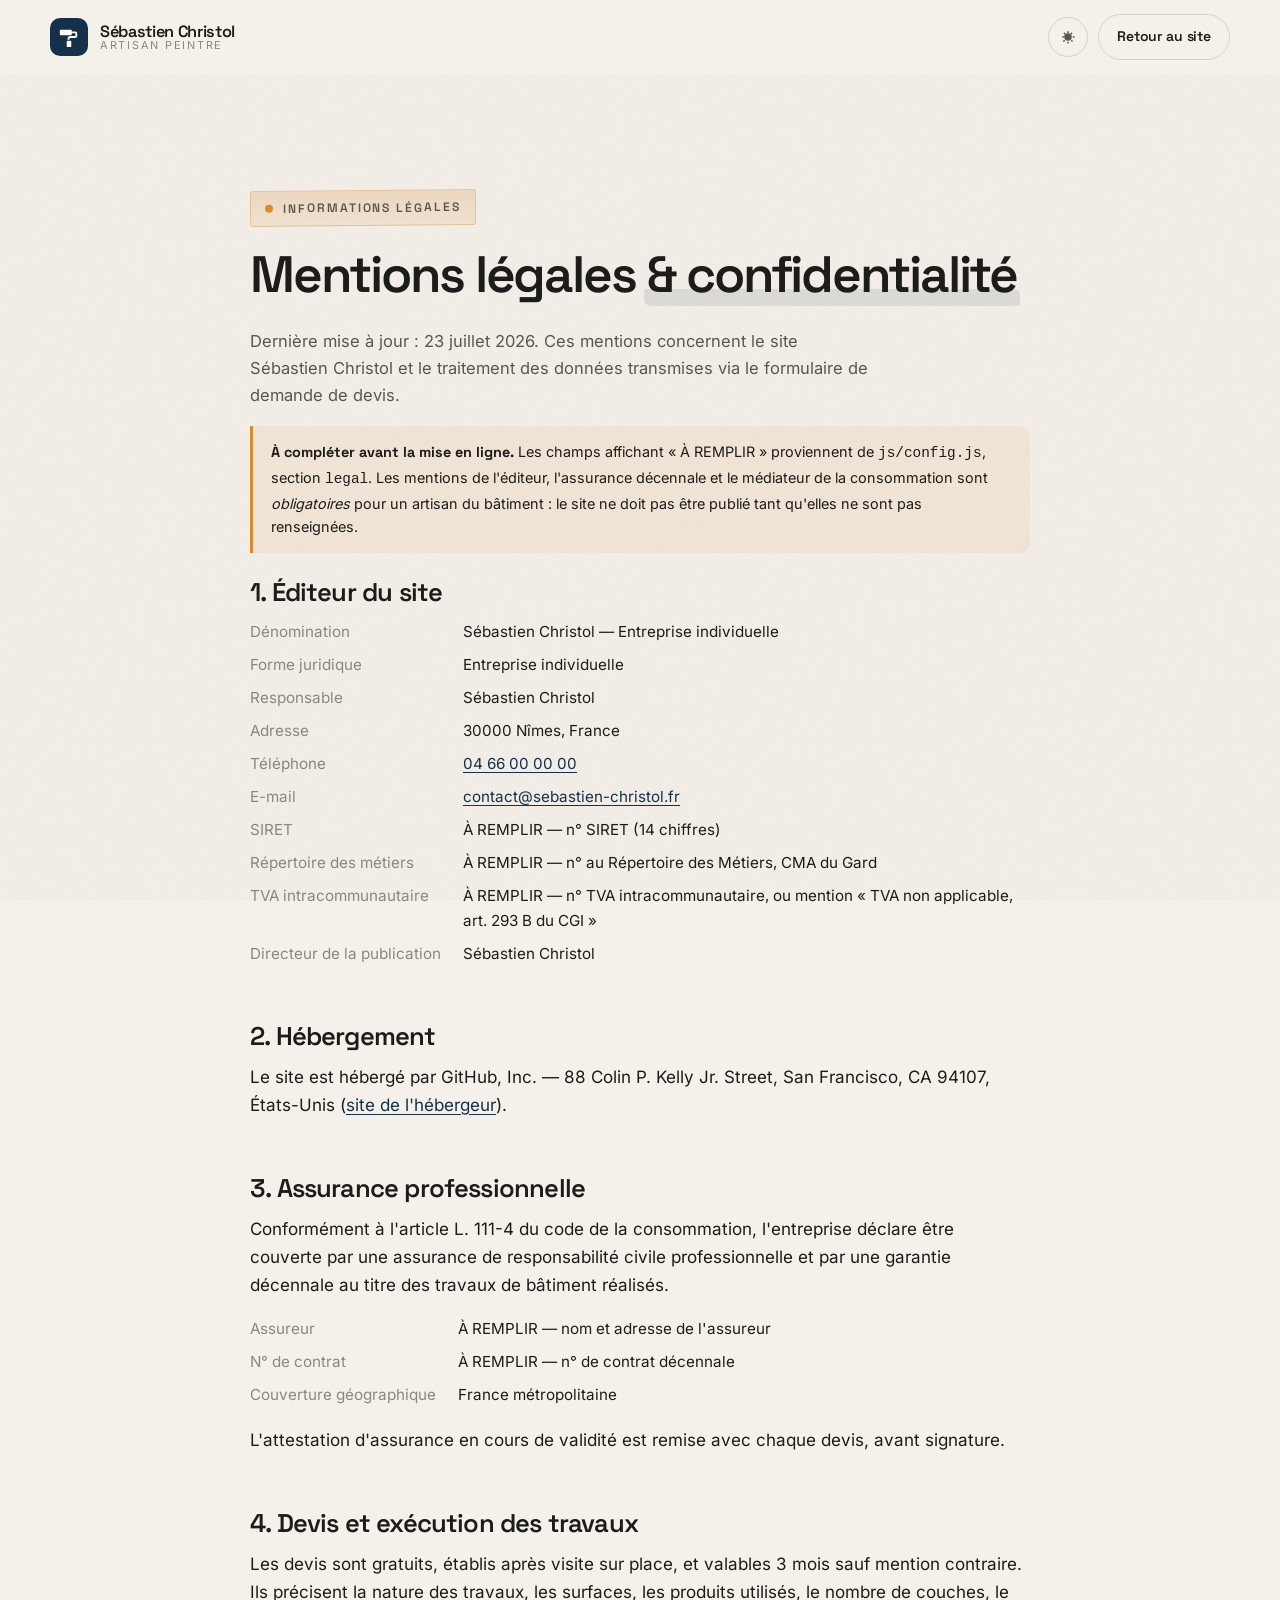
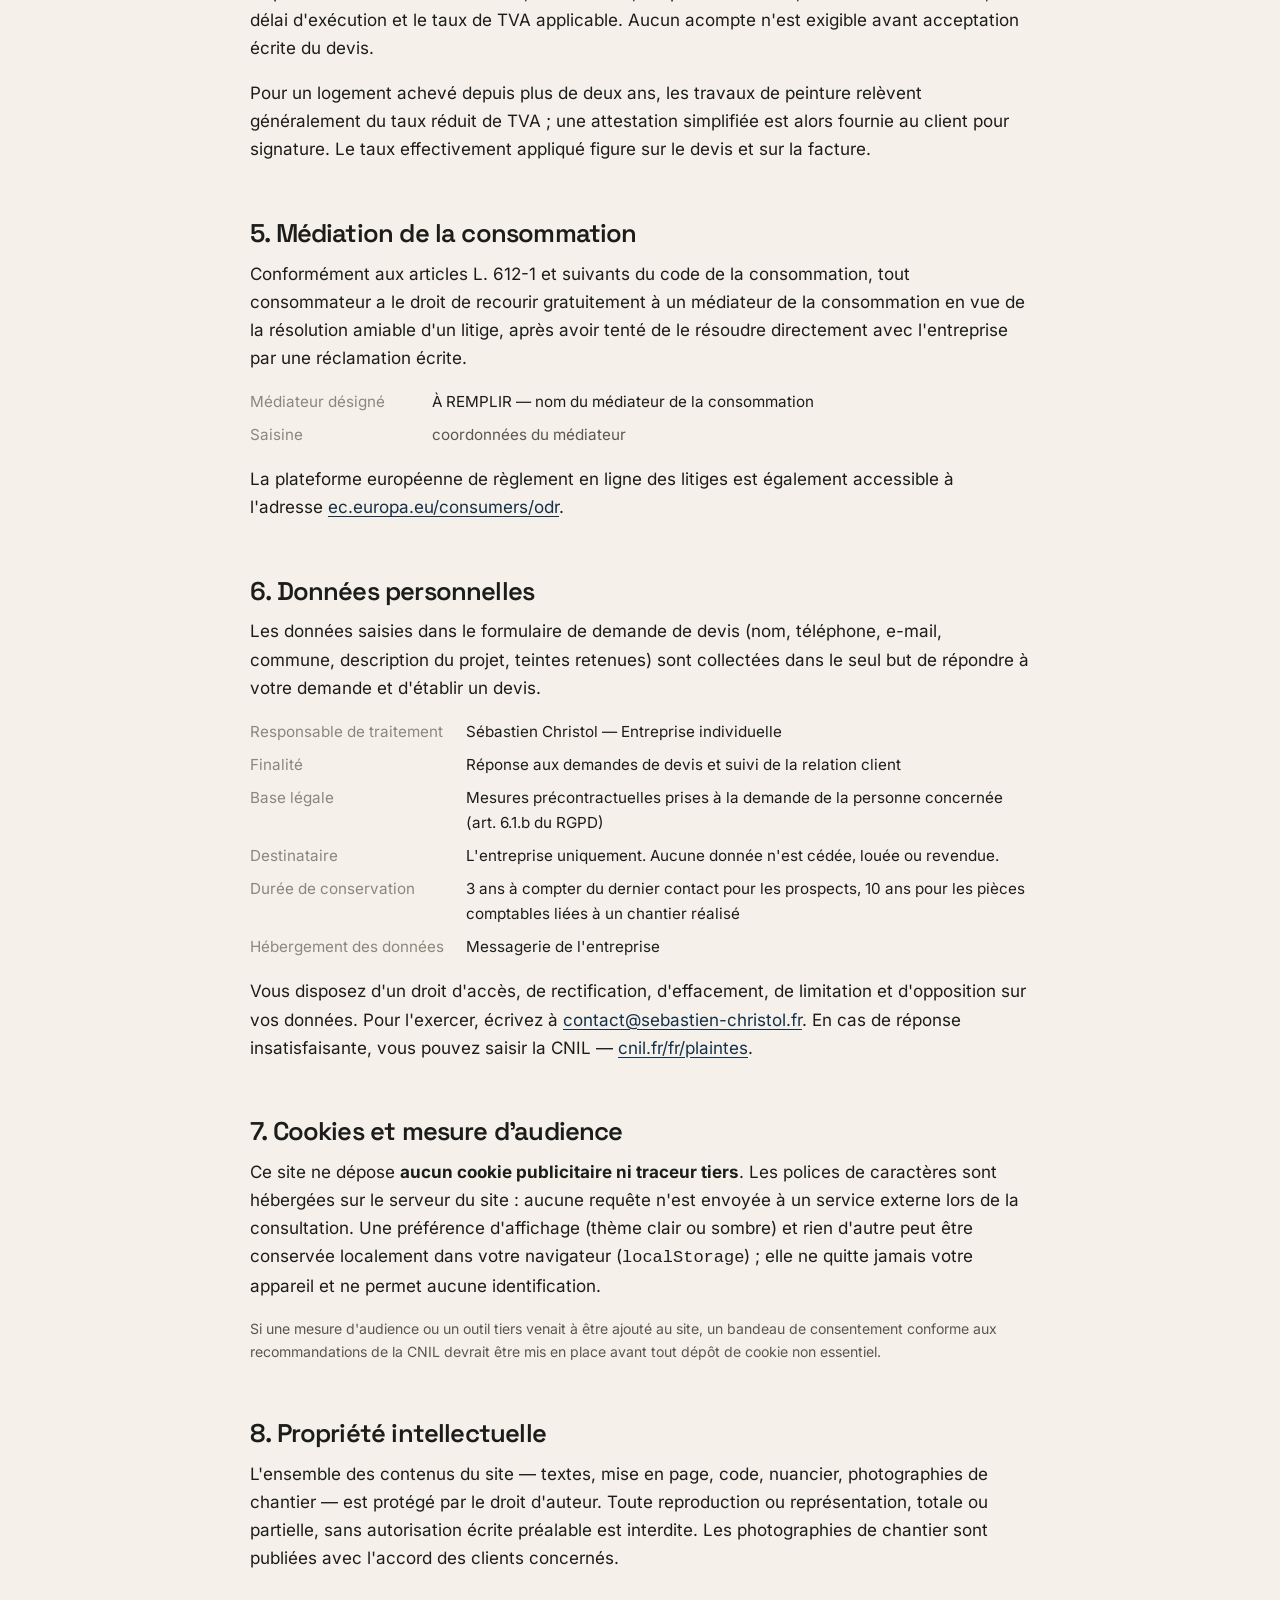
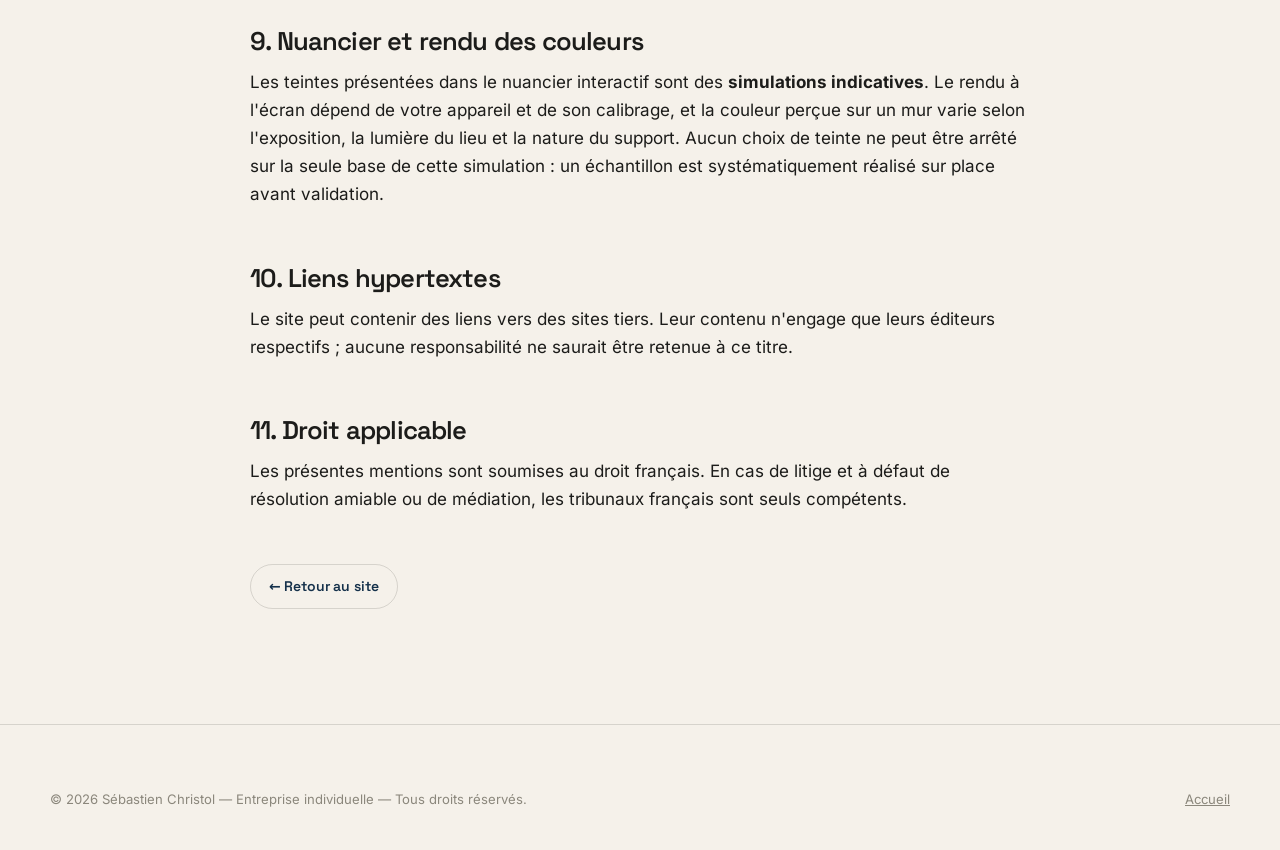
<file: christol/mentions-legales.html>
<!DOCTYPE html>
<html lang="fr">
<head>
  <meta charset="UTF-8" />
  <meta name="viewport" content="width=device-width, initial-scale=1.0" />
  <title>Mentions légales & confidentialité — Sébastien Christol, peintre à Nîmes</title>
  <meta name="description" content="Mentions légales, assurance professionnelle, protection des données personnelles et médiation de la consommation — Sébastien Christol, artisan peintre à Nîmes." />
  <meta name="robots" content="noindex, follow" />
  <meta name="theme-color" content="#F5F1EA" media="(prefers-color-scheme: light)" />
  <meta name="theme-color" content="#131311" media="(prefers-color-scheme: dark)" />
  <link rel="icon" href="data:image/svg+xml,%3Csvg xmlns='http://www.w3.org/2000/svg' viewBox='0 0 32 32'%3E%3Crect width='32' height='32' rx='8' fill='%2314304A'/%3E%3Crect x='6' y='7' width='14' height='7' rx='2' fill='%23D98A34'/%3E%3Crect x='13' y='18' width='5' height='8' rx='1.5' fill='%23F5F1EA'/%3E%3C/svg%3E" />
  <link rel="stylesheet" href="css/style.css" />
</head>
<body>
  <a class="skip-link" href="#main">Aller au contenu</a>

  <header class="site-header">
    <nav class="nav container" aria-label="Navigation principale">
      <a href="index.html" class="logo">
        <span class="logo-mark" aria-hidden="true">
          <svg viewBox="0 0 24 24"><path d="M3 4h11a1 1 0 0 1 1 1v4a1 1 0 0 1-1 1H3a1 1 0 0 1-1-1V5a1 1 0 0 1 1-1Zm12 2h3.5A2.5 2.5 0 0 1 21 8.5v2A2.5 2.5 0 0 1 18.5 13h-5a1 1 0 0 0-1 1v1h-2v-1a3 3 0 0 1 3-3h5a.5.5 0 0 0 .5-.5v-2a.5.5 0 0 0-.5-.5H15V6Zm-4.5 10h3a1 1 0 0 1 1 1v5a1 1 0 0 1-1 1h-3a1 1 0 0 1-1-1v-5a1 1 0 0 1 1-1Z"/></svg>
        </span>
        <span class="logo-text">
          <span class="logo-name" data-bind="name">Sébastien Christol</span>
          <span class="logo-role" data-bind="baseline">Artisan peintre</span>
        </span>
      </a>

      <div class="nav-actions" style="margin-left:auto">
        <button class="theme-toggle" type="button" aria-label="Changer de thème" title="Changer de thème">
          <svg class="icon-sun" viewBox="0 0 24 24" aria-hidden="true"><path d="M12 17a5 5 0 1 0 0-10 5 5 0 0 0 0 10Zm0-13a1 1 0 0 1 1 1v1a1 1 0 1 1-2 0V5a1 1 0 0 1 1-1Zm0 14a1 1 0 0 1 1 1v1a1 1 0 1 1-2 0v-1a1 1 0 0 1 1-1ZM4 12a1 1 0 0 1 1-1h1a1 1 0 1 1 0 2H5a1 1 0 0 1-1-1Zm14 0a1 1 0 0 1 1-1h1a1 1 0 1 1 0 2h-1a1 1 0 0 1-1-1ZM6.3 6.3a1 1 0 0 1 1.4 0l.7.7a1 1 0 1 1-1.4 1.4l-.7-.7a1 1 0 0 1 0-1.4Zm9.9 9.9a1 1 0 0 1 1.4 0l.7.7a1 1 0 0 1-1.4 1.4l-.7-.7a1 1 0 0 1 0-1.4Zm1.4-9.9a1 1 0 0 1 0 1.4l-.7.7a1 1 0 1 1-1.4-1.4l.7-.7a1 1 0 0 1 1.4 0ZM7.7 16.2a1 1 0 0 1 0 1.4l-.7.7a1 1 0 0 1-1.4-1.4l.7-.7a1 1 0 0 1 1.4 0Z"/></svg>
          <svg class="icon-moon" viewBox="0 0 24 24" aria-hidden="true"><path d="M21 12.8A9 9 0 1 1 11.2 3a7 7 0 0 0 9.8 9.8Z"/></svg>
        </button>
        <a href="index.html" class="btn btn-secondary btn-sm">Retour au site</a>
      </div>
    </nav>
  </header>

  <main id="main" class="section">
    <div class="container legal-page">
      <p class="eyebrow"><span class="dot" aria-hidden="true"></span> Informations légales</p>
      <h1 style="font-size:clamp(2rem,4.4vw,3.2rem)">Mentions légales <span class="stroke is-painted">&amp; confidentialité</span></h1>
      <p class="lead">
        Dernière mise à jour : <span id="legal-date">—</span>. Ces mentions concernent le site
        <span data-bind="name">Sébastien Christol</span> et le traitement des données transmises
        via le formulaire de demande de devis.
      </p>

      <p class="todo" id="todo-box">
        <strong>À compléter avant la mise en ligne.</strong> Les champs affichant « À REMPLIR »
        proviennent de <code>js/config.js</code>, section <code>legal</code>. Les mentions de
        l'éditeur, l'assurance décennale et le médiateur de la consommation sont
        <em>obligatoires</em> pour un artisan du bâtiment : le site ne doit pas être publié
        tant qu'elles ne sont pas renseignées.
      </p>

      <h2>1. Éditeur du site</h2>
      <dl>
        <dt>Dénomination</dt>       <dd data-bind="legalName">—</dd>
        <dt>Forme juridique</dt>    <dd data-legal="legalForm">—</dd>
        <dt>Responsable</dt>        <dd data-legal="director">—</dd>
        <dt>Adresse</dt>            <dd><span data-bind="postalCode">30000</span> <span data-bind="address">Nîmes</span>, France</dd>
        <dt>Téléphone</dt>          <dd><a href="tel:" data-bind="tel"><span data-bind="phoneText">—</span></a></dd>
        <dt>E-mail</dt>             <dd><a href="#" data-bind="mail"><span data-bind="emailText">—</span></a></dd>
        <dt>SIRET</dt>              <dd data-legal="siret">—</dd>
        <dt>Répertoire des métiers</dt> <dd data-legal="rm">—</dd>
        <dt>TVA intracommunautaire</dt> <dd data-legal="vatNumber">—</dd>
        <dt>Directeur de la publication</dt> <dd data-legal="director">—</dd>
      </dl>

      <h2>2. Hébergement</h2>
      <p>
        Le site est hébergé par <span data-legal="host">—</span>
        (<a href="#" data-legal-href="hostUrl" target="_blank" rel="noopener">site de l'hébergeur</a>).
      </p>

      <h2>3. Assurance professionnelle</h2>
      <p>
        Conformément à l'article L. 111-4 du code de la consommation, l'entreprise déclare être
        couverte par une assurance de responsabilité civile professionnelle et par une garantie
        décennale au titre des travaux de bâtiment réalisés.
      </p>
      <dl>
        <dt>Assureur</dt>            <dd data-legal="insurer">—</dd>
        <dt>N° de contrat</dt>       <dd data-legal="insurancePolicy">—</dd>
        <dt>Couverture géographique</dt> <dd data-legal="insuranceArea">—</dd>
      </dl>
      <p>L'attestation d'assurance en cours de validité est remise avec chaque devis, avant signature.</p>

      <h2>4. Devis et exécution des travaux</h2>
      <p>
        Les devis sont gratuits, établis après visite sur place, et valables 3 mois sauf mention
        contraire. Ils précisent la nature des travaux, les surfaces, les produits utilisés, le
        nombre de couches, le délai d'exécution et le taux de TVA applicable. Aucun acompte n'est
        exigible avant acceptation écrite du devis.
      </p>
      <p>
        Pour un logement achevé depuis plus de deux ans, les travaux de peinture relèvent
        généralement du taux réduit de TVA ; une attestation simplifiée est alors fournie au client
        pour signature. Le taux effectivement appliqué figure sur le devis et sur la facture.
      </p>

      <h2>5. Médiation de la consommation</h2>
      <p>
        Conformément aux articles L. 612-1 et suivants du code de la consommation, tout
        consommateur a le droit de recourir gratuitement à un médiateur de la consommation en vue
        de la résolution amiable d'un litige, après avoir tenté de le résoudre directement avec
        l'entreprise par une réclamation écrite.
      </p>
      <dl>
        <dt>Médiateur désigné</dt> <dd data-legal="mediator">—</dd>
        <dt>Saisine</dt> <dd><a href="#" data-legal-href="mediatorUrl" target="_blank" rel="noopener" id="mediator-link">coordonnées du médiateur</a></dd>
      </dl>
      <p>
        La plateforme européenne de règlement en ligne des litiges est également accessible à
        l'adresse <a href="https://ec.europa.eu/consumers/odr" target="_blank" rel="noopener">ec.europa.eu/consumers/odr</a>.
      </p>

      <h2>6. Données personnelles</h2>
      <p>
        Les données saisies dans le formulaire de demande de devis (nom, téléphone, e-mail,
        commune, description du projet, teintes retenues) sont collectées dans le seul but de
        répondre à votre demande et d'établir un devis.
      </p>
      <dl>
        <dt>Responsable de traitement</dt> <dd data-bind="legalName">—</dd>
        <dt>Finalité</dt> <dd>Réponse aux demandes de devis et suivi de la relation client</dd>
        <dt>Base légale</dt> <dd>Mesures précontractuelles prises à la demande de la personne concernée (art. 6.1.b du RGPD)</dd>
        <dt>Destinataire</dt> <dd>L'entreprise uniquement. Aucune donnée n'est cédée, louée ou revendue.</dd>
        <dt>Durée de conservation</dt> <dd>3 ans à compter du dernier contact pour les prospects, 10 ans pour les pièces comptables liées à un chantier réalisé</dd>
        <dt>Hébergement des données</dt> <dd>Messagerie de l'entreprise</dd>
      </dl>
      <p>
        Vous disposez d'un droit d'accès, de rectification, d'effacement, de limitation et
        d'opposition sur vos données. Pour l'exercer, écrivez à
        <a href="#" data-bind="mail"><span data-bind="emailText">—</span></a>. En cas de réponse
        insatisfaisante, vous pouvez saisir la CNIL —
        <a href="https://www.cnil.fr/fr/plaintes" target="_blank" rel="noopener">cnil.fr/fr/plaintes</a>.
      </p>

      <h2>7. Cookies et mesure d'audience</h2>
      <p>
        Ce site ne dépose <strong>aucun cookie publicitaire ni traceur tiers</strong>. Les polices
        de caractères sont hébergées sur le serveur du site : aucune requête n'est envoyée à un
        service externe lors de la consultation. Une préférence d'affichage (thème clair ou
        sombre) et rien d'autre peut être conservée localement dans votre navigateur
        (<code>localStorage</code>) ; elle ne quitte jamais votre appareil et ne permet aucune
        identification.
      </p>
      <p class="muted" style="font-size:.88rem">
        Si une mesure d'audience ou un outil tiers venait à être ajouté au site, un bandeau de
        consentement conforme aux recommandations de la CNIL devrait être mis en place avant tout
        dépôt de cookie non essentiel.
      </p>

      <h2>8. Propriété intellectuelle</h2>
      <p>
        L'ensemble des contenus du site — textes, mise en page, code, nuancier, photographies de
        chantier — est protégé par le droit d'auteur. Toute reproduction ou représentation, totale
        ou partielle, sans autorisation écrite préalable est interdite. Les photographies de
        chantier sont publiées avec l'accord des clients concernés.
      </p>

      <h2>9. Nuancier et rendu des couleurs</h2>
      <p>
        Les teintes présentées dans le nuancier interactif sont des <strong>simulations
        indicatives</strong>. Le rendu à l'écran dépend de votre appareil et de son calibrage, et
        la couleur perçue sur un mur varie selon l'exposition, la lumière du lieu et la nature du
        support. Aucun choix de teinte ne peut être arrêté sur la seule base de cette simulation :
        un échantillon est systématiquement réalisé sur place avant validation.
      </p>

      <h2>10. Liens hypertextes</h2>
      <p>
        Le site peut contenir des liens vers des sites tiers. Leur contenu n'engage que leurs
        éditeurs respectifs ; aucune responsabilité ne saurait être retenue à ce titre.
      </p>

      <h2>11. Droit applicable</h2>
      <p>
        Les présentes mentions sont soumises au droit français. En cas de litige et à défaut de
        résolution amiable ou de médiation, les tribunaux français sont seuls compétents.
      </p>

      <p style="margin-top:3em">
        <a href="index.html" class="btn btn-secondary btn-sm">← Retour au site</a>
      </p>
    </div>
  </main>

  <footer class="site-footer">
    <div class="container">
      <div class="footer-bottom" style="margin-top:0;border-top:0;padding-top:0">
        <p>© <span id="year">2026</span> <span data-bind="legalName">Sébastien Christol</span> — Tous droits réservés.</p>
        <p><a href="index.html">Accueil</a></p>
      </div>
    </div>
  </footer>

  <script src="js/config.js"></script>
  <script src="js/script.js"></script>
</body>
</html>
</file>
<file: css/fonts.css>
/* =========================================================
   POLICES AUTO-HÉBERGÉES — sous-ensemble latin (accents FR inclus)
   Zéro requête externe : plus de dépendance à Google Fonts.
   Inter & Space Grotesk sont variables → un seul fichier par famille.
   ========================================================= */
@font-face {
  font-family: 'Inter';
  font-style: normal;
  font-weight: 100 900;
  font-display: swap;
  src: url(../assets/fonts/inter-latin.woff2) format('woff2');
  unicode-range: U+0000-00FF, U+0131, U+0152-0153, U+02BB-02BC, U+02C6, U+02DA, U+02DC, U+0304, U+0308, U+0329, U+2000-206F, U+20AC, U+2122, U+2191, U+2193, U+2212, U+2215, U+FEFF, U+FFFD;
}
@font-face {
  font-family: 'Space Grotesk';
  font-style: normal;
  font-weight: 300 700;
  font-display: swap;
  src: url(../assets/fonts/space-grotesk-latin.woff2) format('woff2');
  unicode-range: U+0000-00FF, U+0131, U+0152-0153, U+02BB-02BC, U+02C6, U+02DA, U+02DC, U+0304, U+0308, U+0329, U+2000-206F, U+20AC, U+2122, U+2191, U+2193, U+2212, U+2215, U+FEFF, U+FFFD;
}
@font-face {
  font-family: 'Fraunces';
  font-style: italic;
  font-weight: 500;
  font-display: swap;
  src: url(../assets/fonts/fraunces-italic-latin.woff2) format('woff2');
  unicode-range: U+0000-00FF, U+0131, U+0152-0153, U+02BB-02BC, U+02C6, U+02DA, U+02DC, U+0304, U+0308, U+0329, U+2000-206F, U+20AC, U+2122, U+2191, U+2193, U+2212, U+2215, U+FEFF, U+FFFD;
}
</file>
<file: css/style.css>
/* =========================================================
   BRAND — Palette minimaliste : noir, gris, blanc uniquement.
   ========================================================= */
:root {
  --brand:        #141414;   /* noir */
  --brand-2:      #333333;   /* gris foncé */
  --brand-3:      #595959;   /* gris moyen */
  --brand-4:      #7d7d7d;   /* gris clair (accents) */
  --brand-contrast:#ffffff;
}

/* =========================================================
   TOKENS
   ========================================================= */
:root {
  --gray-0:#ffffff; --gray-50:#f7f7f7; --gray-100:#eeeeee; --gray-200:#e0e0e0;
  --gray-300:#c7c7c7; --gray-400:#a3a3a3; --gray-500:#737373; --gray-600:#525252;
  --gray-700:#3d3d3d; --gray-800:#262626; --gray-900:#171717; --gray-950:#0a0a0a;

  --font-display:"Space Grotesk", -apple-system, BlinkMacSystemFont, "Segoe UI", sans-serif;
  --font-body:"Inter", -apple-system, BlinkMacSystemFont, "Segoe UI", Roboto, Helvetica, Arial, sans-serif;
  --font-serif:"Fraunces", Georgia, "Times New Roman", serif;

  --text-xs:.78rem; --text-sm:.9rem; --text-base:1rem; --text-md:1.1rem; --text-lg:1.25rem; --text-xl:1.5rem;
  --text-2xl:clamp(1.6rem,1.25rem+1.4vw,2.2rem);
  --text-3xl:clamp(2rem,1.5rem+2.4vw,3.1rem);
  --text-4xl:clamp(2.7rem,1.7rem+4.4vw,4.8rem);

  --space-1:.25rem; --space-2:.5rem; --space-3:.75rem; --space-4:1rem; --space-5:1.25rem;
  --space-6:1.5rem; --space-8:2rem; --space-10:2.5rem; --space-12:3rem; --space-16:4rem;
  --space-20:5rem; --space-24:6rem;

  --radius-sm:4px; --radius-md:6px; --radius-lg:10px; --radius-xl:14px; --radius-full:999px;
  --ease:cubic-bezier(.16,1,.3,1); --fast:160ms; --base:320ms; --slow:640ms;
  --max-width:1120px;

  --grad-brand:linear-gradient(135deg, var(--brand), var(--brand-2));
  --grad-cool:linear-gradient(135deg, var(--brand), var(--brand-3));
  --grad-warm:linear-gradient(135deg, var(--brand-2), var(--brand-4));
  --grad-rainbow:linear-gradient(120deg, var(--brand) 0%, var(--brand-2) 45%, var(--brand-4) 100%);
}

:root {
  --bg:var(--gray-0); --bg-alt:var(--gray-50); --surface:var(--gray-0); --surface-2:var(--gray-50);
  --text:var(--gray-900); --text-muted:var(--gray-500); --border:var(--gray-200); --border-strong:var(--gray-300);
  --accent:var(--brand); --accent-contrast:var(--brand-contrast);
  --tint:linear-gradient(180deg, color-mix(in srgb, var(--brand) 26%, var(--bg)), color-mix(in srgb, var(--brand-3) 28%, var(--bg)));
  --tint-warm:linear-gradient(180deg, color-mix(in srgb, var(--brand-2) 26%, var(--bg)), color-mix(in srgb, var(--brand-4) 30%, var(--bg)));
  --shadow-sm:0 1px 2px rgba(20,20,20,.06);
  --shadow-md:0 10px 30px rgba(20,20,20,.10),0 2px 6px rgba(20,20,20,.05);
  --shadow-lg:0 28px 64px rgba(20,20,20,.16),0 6px 16px rgba(20,20,20,.07);
  --shadow-brand:0 14px 34px rgba(20,20,20,.28);
  color-scheme:light;
}
@media (prefers-color-scheme: dark){
  :root:not([data-theme="light"]){
    --bg:var(--gray-950); --bg-alt:#121212; --surface:#171717; --surface-2:#202020;
    --text:var(--gray-50); --text-muted:#a3a3a3; --border:#2a2a2a; --border-strong:#3d3d3d;
    --accent:#d9d9d9; --accent-contrast:#0a0a0a;
    --tint:linear-gradient(180deg, color-mix(in srgb, var(--brand) 32%, var(--bg)), color-mix(in srgb, var(--brand-3) 26%, var(--bg)));
    --tint-warm:linear-gradient(180deg, color-mix(in srgb, var(--brand-2) 32%, var(--bg)), color-mix(in srgb, var(--brand-4) 26%, var(--bg)));
    --shadow-sm:0 1px 2px rgba(0,0,0,.4); --shadow-md:0 10px 34px rgba(0,0,0,.5); --shadow-lg:0 28px 70px rgba(0,0,0,.6);
    --shadow-brand:0 14px 40px rgba(0,0,0,.5); color-scheme:dark;
  }
}
:root[data-theme="dark"]{
  --bg:var(--gray-950); --bg-alt:#121212; --surface:#171717; --surface-2:#202020;
  --text:var(--gray-50); --text-muted:#a3a3a3; --border:#2a2a2a; --border-strong:#3d3d3d;
  --accent:#d9d9d9; --accent-contrast:#0a0a0a;
  --tint:linear-gradient(180deg, color-mix(in srgb, var(--brand) 32%, var(--bg)), color-mix(in srgb, var(--brand-3) 26%, var(--bg)));
  --tint-warm:linear-gradient(180deg, color-mix(in srgb, var(--brand-2) 32%, var(--bg)), color-mix(in srgb, var(--brand-4) 26%, var(--bg)));
  --shadow-sm:0 1px 2px rgba(0,0,0,.4); --shadow-md:0 10px 34px rgba(0,0,0,.5); --shadow-lg:0 28px 70px rgba(0,0,0,.6);
  --shadow-brand:0 14px 40px rgba(0,0,0,.5); color-scheme:dark;
}

/* =========================================================
   RESET & BASE
   ========================================================= */
*{box-sizing:border-box;}
html{scroll-behavior:smooth;scroll-padding-top:84px;-webkit-text-size-adjust:100%;}
body{margin:0;font-family:var(--font-body);background:var(--bg);color:var(--text);line-height:1.65;-webkit-font-smoothing:antialiased;overflow-x:hidden;}
h1,h2,h3{font-family:var(--font-display);line-height:1.06;letter-spacing:-.035em;font-weight:600;margin:0;}
.serif-em{font-family:var(--font-serif);font-style:italic;font-weight:500;letter-spacing:0;}
p{margin:0 0 var(--space-4);}
a{color:var(--accent);text-decoration:none;transition:color var(--fast) var(--ease);}
ul,ol{margin:0;padding:0;}
.muted{color:var(--text-muted);}
.container{max-width:var(--max-width);margin:0 auto;padding:0 var(--space-6);}
.grad-text{background:var(--grad-rainbow);-webkit-background-clip:text;background-clip:text;color:transparent;}
:focus-visible{outline:3px solid var(--accent);outline-offset:3px;border-radius:var(--radius-sm);}
.skip-link{position:absolute;left:var(--space-4);top:-3rem;z-index:100;background:var(--accent);color:var(--accent-contrast);padding:var(--space-2) var(--space-4);border-radius:var(--radius-sm);font-weight:600;transition:top var(--fast) var(--ease);}
.skip-link:focus{top:var(--space-4);}
@media (prefers-reduced-motion: reduce){html{scroll-behavior:auto;}*{animation-duration:.01ms!important;animation-iteration-count:1!important;transition-duration:.01ms!important;}}
.reveal{opacity:0;transform:translateY(24px);transition:opacity var(--slow) var(--ease),transform var(--slow) var(--ease);}
.reveal.is-visible{opacity:1;transform:none;}

/* =========================================================
   HEADER / NAV
   ========================================================= */
.site-header{position:sticky;top:0;z-index:40;background:color-mix(in srgb,var(--bg) 78%,transparent);backdrop-filter:blur(14px);-webkit-backdrop-filter:blur(14px);border-bottom:1px solid transparent;transition:border-color var(--base) var(--ease),box-shadow var(--base) var(--ease);}
.site-header.is-scrolled{border-bottom-color:var(--border);box-shadow:var(--shadow-sm);}
.nav{display:flex;align-items:center;gap:var(--space-6);padding:var(--space-3) 0;}
.logo{display:inline-flex;align-items:center;gap:var(--space-2);font-family:var(--font-display);font-weight:700;font-size:var(--text-md);color:var(--text);white-space:nowrap;}
.logo-icon{width:32px;height:32px;flex-shrink:0;border-radius:50%;box-shadow:0 0 0 1px var(--border-strong);}
.nav-links{display:flex;gap:var(--space-6);list-style:none;margin:0 auto 0 var(--space-4);}
.nav-links a{position:relative;color:var(--text-muted);font-size:var(--text-sm);font-weight:500;padding:var(--space-1) 0;}
.nav-links a::after{content:"";position:absolute;left:0;bottom:-3px;width:100%;height:2px;background:var(--grad-brand);transform:scaleX(0);transform-origin:left;transition:transform var(--fast) var(--ease);}
.nav-links a:hover{color:var(--text);}
.nav-links a:hover::after,.nav-links a.is-active::after{transform:scaleX(1);}
.nav-links a.is-active{color:var(--text);}
.nav-actions{display:flex;align-items:center;gap:var(--space-3);margin-left:auto;}
.theme-toggle{display:inline-flex;align-items:center;justify-content:center;width:40px;height:40px;border:1px solid var(--border-strong);background:var(--surface);border-radius:var(--radius-full);cursor:pointer;color:var(--text);transition:border-color var(--fast) var(--ease),transform var(--fast) var(--ease);}
.theme-toggle:hover{border-color:var(--accent);transform:translateY(-1px);}
.theme-toggle svg{width:20px;height:20px;fill:currentColor;}
.theme-toggle .icon-moon{display:none;}
:root[data-theme="dark"] .theme-toggle .icon-sun{display:none;}
:root[data-theme="dark"] .theme-toggle .icon-moon{display:block;}
@media (prefers-color-scheme: dark){:root:not([data-theme="light"]) .theme-toggle .icon-sun{display:none;}:root:not([data-theme="light"]) .theme-toggle .icon-moon{display:block;}}
.nav-toggle{display:none;flex-direction:column;gap:5px;background:none;border:none;cursor:pointer;padding:var(--space-2);}
.nav-toggle span{width:22px;height:2px;background:var(--text);border-radius:2px;transition:transform var(--fast) var(--ease),opacity var(--fast) var(--ease);}
.nav-toggle[aria-expanded="true"] span:nth-child(1){transform:translateY(7px) rotate(45deg);}
.nav-toggle[aria-expanded="true"] span:nth-child(2){opacity:0;}
.nav-toggle[aria-expanded="true"] span:nth-child(3){transform:translateY(-7px) rotate(-45deg);}

/* =========================================================
   BUTTONS
   ========================================================= */
.btn{display:inline-flex;align-items:center;justify-content:center;gap:var(--space-2);padding:.85rem 1.5rem;border-radius:var(--radius-sm);font-weight:600;font-size:var(--text-sm);letter-spacing:-.005em;border:1px solid transparent;cursor:pointer;white-space:nowrap;line-height:1;transition:transform var(--fast) var(--ease),box-shadow var(--fast) var(--ease),background var(--fast) var(--ease),border-color var(--fast) var(--ease),color var(--fast) var(--ease),filter var(--fast) var(--ease);}
.btn svg{width:18px;height:18px;fill:currentColor;flex-shrink:0;}
.btn-sm{padding:.55rem 1rem;}
.btn-lg{padding:1rem 1.9rem;font-size:var(--text-base);}
.btn-block{width:100%;}
.btn-primary{background:var(--grad-brand);color:#fff;box-shadow:var(--shadow-brand);}
.btn-primary:hover{transform:translateY(-2px);box-shadow:0 18px 44px rgba(0,0,0,.32);}
.btn-primary:active{transform:translateY(0);}
.btn-secondary{background:var(--surface);color:var(--text);border-color:var(--border-strong);}
.btn-secondary:hover{border-color:var(--accent);color:var(--accent);transform:translateY(-2px);}
.btn-white{background:#fff;color:var(--brand);box-shadow:0 12px 30px rgba(0,0,0,.18);}
.btn-white:hover{transform:translateY(-2px);filter:brightness(1.02);}
.btn-outline-white{background:transparent;color:#fff;border-color:rgba(255,255,255,.6);}
.btn-outline-white:hover{background:rgba(255,255,255,.14);border-color:#fff;transform:translateY(-2px);}

/* =========================================================
   BANDS (full-bleed backgrounds)
   ========================================================= */
.band--tint{background:var(--tint);}
.band--warm{background:var(--tint-warm);}
.section.band{border-top:1px solid color-mix(in srgb,var(--brand) 12%,transparent);border-bottom:1px solid color-mix(in srgb,var(--brand) 12%,transparent);}

/* =========================================================
   HERO
   ========================================================= */
.hero{position:relative;padding:var(--space-24) 0 var(--space-20);overflow:hidden;}
.hero-bg{position:absolute;inset:0;z-index:-1;overflow:hidden;
  background:
    radial-gradient(circle at 12% 18%, color-mix(in srgb,var(--brand) 38%,transparent), transparent 42%),
    radial-gradient(circle at 88% 12%, color-mix(in srgb,var(--brand-2) 36%,transparent), transparent 40%),
    radial-gradient(circle at 72% 92%, color-mix(in srgb,var(--brand-3) 34%,transparent), transparent 44%),
    radial-gradient(circle at 30% 85%, color-mix(in srgb,var(--brand-4) 28%,transparent), transparent 40%);}
.hero-bg::before,.hero-bg::after{content:"";position:absolute;border-radius:50%;filter:blur(72px);}
.hero-bg::before{width:560px;height:560px;top:-200px;right:-120px;background:var(--grad-brand);opacity:.6;animation:float1 18s ease-in-out infinite;}
.hero-bg::after{width:460px;height:460px;bottom:-200px;left:-140px;background:var(--grad-cool);opacity:.48;animation:float2 22s ease-in-out infinite;}
@keyframes float1{0%,100%{transform:translate(0,0);}50%{transform:translate(-30px,30px);}}
@keyframes float2{0%,100%{transform:translate(0,0);}50%{transform:translate(30px,-24px);}}
.hero-grid{display:grid;grid-template-columns:1.05fr .95fr;gap:var(--space-12);align-items:center;}
.hero-inner{position:relative;max-width:38rem;}
.hero-eyebrow{display:inline-flex;align-items:center;gap:var(--space-2);color:var(--accent);font-weight:600;font-size:var(--text-sm);margin:0 0 var(--space-5);padding:var(--space-2) var(--space-4);background:color-mix(in srgb,var(--brand) 14%,transparent);border-radius:var(--radius-sm);text-transform:uppercase;letter-spacing:.06em;font-size:var(--text-xs);}
.pulse{width:9px;height:9px;border-radius:50%;background:var(--brand-3);animation:pulse 2.2s infinite;}
@keyframes pulse{0%{box-shadow:0 0 0 0 rgba(20,20,20,.4);}70%{box-shadow:0 0 0 12px rgba(20,20,20,0);}100%{box-shadow:0 0 0 0 rgba(20,20,20,0);}}
.hero h1{font-size:var(--text-4xl);margin:0 0 var(--space-5);}
.hero-tagline{color:var(--text-muted);font-size:var(--text-lg);max-width:36rem;margin:0 0 var(--space-8);}
.hero-actions{display:flex;gap:var(--space-3);flex-wrap:wrap;margin-bottom:var(--space-8);}
.hero-badges{display:flex;flex-wrap:wrap;gap:var(--space-3);list-style:none;}
.hero-badges li{display:inline-flex;align-items:center;gap:var(--space-2);white-space:nowrap;font-size:var(--text-sm);font-weight:500;color:var(--text-muted);background:var(--surface);border:1px solid var(--border);padding:.4rem .8rem;border-radius:var(--radius-sm);box-shadow:var(--shadow-sm);}
.hero-badges li::before{content:"✓";color:var(--brand-3);font-weight:800;}

/* Hero visual : maquette en verre */
.hero-visual{position:relative;justify-self:center;width:100%;max-width:420px;perspective:1200px;}
.mock-window{border-radius:var(--radius-lg);overflow:hidden;background:color-mix(in srgb,var(--surface) 80%,transparent);border:1px solid var(--border);box-shadow:var(--shadow-lg);backdrop-filter:blur(8px);transform:rotateY(-9deg) rotateX(4deg) rotate(1deg);transition:transform var(--slow) var(--ease);}
.hero-visual:hover .mock-window{transform:rotateY(-4deg) rotateX(2deg);}
.mock-bar{display:flex;align-items:center;gap:6px;padding:var(--space-3) var(--space-4);background:var(--surface-2);border-bottom:1px solid var(--border);}
.mock-bar .dot{width:10px;height:10px;border-radius:50%;background:var(--border-strong);}
.mock-bar .dot:nth-child(1){background:#ff5f57;}.mock-bar .dot:nth-child(2){background:#febc2e;}.mock-bar .dot:nth-child(3){background:#28c840;}
.mock-url{margin-left:auto;font-size:var(--text-xs);color:var(--text-muted);background:var(--bg);padding:.15rem .6rem;border-radius:var(--radius-sm);}
.mock-body{padding:var(--space-4);}
.mock-hero{border-radius:var(--radius-sm);padding:var(--space-6) var(--space-5);background:var(--grad-brand);color:#fff;display:flex;flex-direction:column;gap:var(--space-2);align-items:flex-start;}
.mock-badge{font-size:.62rem;font-weight:700;background:rgba(255,255,255,.22);padding:.15rem .5rem;border-radius:var(--radius-sm);}
.mock-hero strong{font-family:var(--font-display);font-size:var(--text-lg);}
.mock-btn{font-size:.7rem;font-weight:700;color:var(--brand);background:#fff;padding:.35rem .8rem;border-radius:var(--radius-sm);}
.mock-cards{display:grid;grid-template-columns:1fr 1fr;gap:var(--space-3);margin-top:var(--space-3);}
.mc{height:46px;border-radius:var(--radius-sm);border:1px solid var(--border);}
.mc-1{background:color-mix(in srgb,var(--brand) 16%,var(--surface));}
.mc-2{background:color-mix(in srgb,var(--brand-2) 16%,var(--surface));}
.mc-3{background:color-mix(in srgb,var(--brand-4) 22%,var(--surface));}
.mc-4{background:color-mix(in srgb,var(--brand-3) 18%,var(--surface));}
.hero-chip{position:absolute;font-size:var(--text-sm);font-weight:600;background:var(--surface);border:1px solid var(--border);box-shadow:var(--shadow-md);padding:.55rem .9rem;border-radius:var(--radius-sm);}
.chip-a{top:6%;left:-6%;animation:bob 5s ease-in-out infinite;}
.chip-b{bottom:8%;right:-4%;animation:bob 6s ease-in-out infinite reverse;}
@keyframes bob{0%,100%{transform:translateY(0);}50%{transform:translateY(-8px);}}

/* =========================================================
   SECTIONS
   ========================================================= */
.section{padding:var(--space-20) 0;}
.section-head{margin-bottom:var(--space-10);max-width:46rem;}
.section-eyebrow{display:inline-block;color:var(--accent);font-weight:700;font-size:var(--text-xs);letter-spacing:.1em;text-transform:uppercase;margin-bottom:var(--space-3);}
.section-head h1,.section-head h2,.section h2{font-size:var(--text-3xl);}
.section-sub{color:var(--text-muted);font-size:var(--text-md);margin-top:var(--space-3);}
.lead{font-size:var(--text-md);color:var(--text);}

/* Page légale */
.legal-body{max-width:42rem;}
.legal-body h2{font-size:var(--text-lg);margin:var(--space-8) 0 var(--space-3);}
.legal-body h2:first-child{margin-top:0;}
.legal-body p{font-size:var(--text-sm);color:var(--text-muted);}
.legal-body strong{color:var(--text);}
.legal-body a{text-decoration:underline;}
.legal-body code{font-size:.85em;background:var(--surface-2);border:1px solid var(--border);border-radius:var(--radius-sm);padding:.1rem .4rem;}

/* =========================================================
   STAT BAND — bandeau éditorial toujours sombre (clair ou dark mode)
   ========================================================= */
.stat-band{background:var(--gray-950);color:#fff;padding:var(--space-20) 0;}
.stat-inner{max-width:52rem;}
.stat-eyebrow{color:var(--brand-3);font-weight:700;font-size:var(--text-xs);letter-spacing:.1em;text-transform:uppercase;margin:0 0 var(--space-5);}
.stat-headline{font-size:var(--text-3xl);color:#fff;max-width:38rem;}
.stat-headline .serif-em{color:var(--brand-4);}
.stat-row{display:flex;flex-wrap:wrap;gap:var(--space-10);margin-top:var(--space-12);padding-top:var(--space-10);border-top:1px solid rgba(255,255,255,.14);}
.stat-row div{display:flex;flex-direction:column;gap:var(--space-1);}
.stat-row strong{font-family:var(--font-display);font-size:var(--text-2xl);font-weight:700;background:linear-gradient(100deg,#c3cdd9,#e08a63);-webkit-background-clip:text;background-clip:text;color:transparent;}
.stat-row span{color:#c7ccd2;font-size:var(--text-sm);max-width:16rem;}

/* =========================================================
   SECTEURS (bandeau)
   ========================================================= */
.sectors-band{padding:var(--space-10) 0;}
.sectors-label{text-align:center;color:var(--text-muted);font-size:var(--text-sm);font-weight:600;letter-spacing:.04em;text-transform:uppercase;margin:0 0 var(--space-6);}
.sectors{display:flex;flex-wrap:wrap;justify-content:center;gap:var(--space-3);list-style:none;}
.sectors li{display:inline-flex;align-items:center;gap:var(--space-2);font-weight:600;font-size:var(--text-sm);padding:.6rem 1.1rem;border-radius:var(--radius-sm);background:var(--surface);border:1px solid var(--border);box-shadow:var(--shadow-sm);transition:transform var(--fast) var(--ease),border-color var(--fast) var(--ease),box-shadow var(--fast) var(--ease);}
.sectors li:nth-child(5n+1){background:color-mix(in srgb,var(--brand) 30%,var(--surface));border-color:color-mix(in srgb,var(--brand) 32%,var(--border));}
.sectors li:nth-child(5n+2){background:color-mix(in srgb,var(--brand-2) 30%,var(--surface));border-color:color-mix(in srgb,var(--brand-2) 32%,var(--border));}
.sectors li:nth-child(5n+3){background:color-mix(in srgb,var(--brand-3) 34%,var(--surface));border-color:color-mix(in srgb,var(--brand-3) 32%,var(--border));}
.sectors li:nth-child(5n+4){background:color-mix(in srgb,var(--brand-4) 40%,var(--surface));border-color:color-mix(in srgb,var(--brand-4) 34%,var(--border));}
.sectors li:nth-child(5n+5){background:color-mix(in srgb,var(--brand) 30%,var(--surface));border-color:color-mix(in srgb,var(--brand) 32%,var(--border));}
.sectors li:hover{transform:translateY(-3px) scale(1.03);box-shadow:var(--shadow-md);}
.sectors .s-emoji{font-size:1.1rem;}

/* =========================================================
   PROBLÈME
   ========================================================= */
.problem-grid{display:grid;grid-template-columns:repeat(auto-fit,minmax(250px,1fr));gap:var(--space-5);}
.problem-card{position:relative;background:var(--surface);border:1px solid var(--border);border-radius:var(--radius-lg);padding:var(--space-6);box-shadow:var(--shadow-sm);overflow:hidden;transition:transform var(--base) var(--ease),box-shadow var(--base) var(--ease),border-color var(--base) var(--ease);}
.problem-card::before{content:"";position:absolute;top:0;left:0;right:0;height:5px;}
.pc-1{background:color-mix(in srgb,var(--brand) 26%,var(--surface));}
.pc-2{background:color-mix(in srgb,var(--brand-2) 26%,var(--surface));}
.pc-3{background:color-mix(in srgb,var(--brand-4) 34%,var(--surface));}
.pc-1::before{background:var(--brand);}.pc-2::before{background:var(--brand-2);}.pc-3::before{background:var(--brand-4);}
.problem-card:hover{transform:translateY(-4px);box-shadow:var(--shadow-md);border-color:color-mix(in srgb,var(--brand) 40%,var(--border));}
.p-emoji{font-size:2rem;display:block;margin-bottom:var(--space-3);}
.problem-card h3{font-size:var(--text-lg);margin-bottom:var(--space-2);}
.problem-card p{margin:0;font-size:var(--text-sm);}

/* =========================================================
   BENTO (offre)
   ========================================================= */
.bento{display:grid;grid-template-columns:repeat(6,1fr);gap:var(--space-4);}
.bento-card{position:relative;background:var(--surface);border:1px solid var(--border);border-radius:var(--radius-lg);padding:var(--space-6);box-shadow:var(--shadow-sm);overflow:hidden;transition:transform var(--base) var(--ease),box-shadow var(--base) var(--ease),border-color var(--base) var(--ease);}
.bento-card:hover{transform:translateY(-4px);box-shadow:var(--shadow-md);border-color:color-mix(in srgb,var(--brand) 40%,var(--border));}
.bento-card h3{font-size:var(--text-lg);margin-bottom:var(--space-2);}
.bento-card p{margin:0;font-size:var(--text-sm);}
.feat-icon{font-size:1.5rem;display:inline-flex;align-items:center;justify-content:center;width:52px;height:52px;border-radius:var(--radius-md);margin-bottom:var(--space-3);box-shadow:var(--shadow-sm);}
.tint-violet{background:var(--grad-brand);}
.tint-magenta{background:linear-gradient(135deg,var(--brand-2),var(--brand-4));}
.tint-teal{background:var(--grad-cool);}
.tint-yellow{background:linear-gradient(135deg,var(--brand-4),var(--brand-2));}
.bento-a{grid-column:span 3;grid-row:span 2;display:flex;flex-direction:column;justify-content:center;background:var(--grad-rainbow);color:#fff;border:none;}
.bento-a h3{font-size:var(--text-xl);}
.bento-a p{color:#fff;opacity:.95;font-size:var(--text-md);}
.bento-a .bento-deco{position:absolute;width:220px;height:220px;border-radius:50%;background:radial-gradient(circle,rgba(255,255,255,.35),transparent 70%);bottom:-90px;right:-70px;}
.bento-b,.bento-c{grid-column:span 3;}
.bento-d,.bento-e,.bento-f{grid-column:span 2;}
/* Fonds colorés par carte */
.bento-b{background:color-mix(in srgb,var(--brand) 28%,var(--surface));border-color:color-mix(in srgb,var(--brand) 24%,var(--border));}
.bento-c{background:color-mix(in srgb,var(--brand-2) 28%,var(--surface));border-color:color-mix(in srgb,var(--brand-2) 24%,var(--border));}
.bento-d{background:color-mix(in srgb,var(--brand-3) 32%,var(--surface));border-color:color-mix(in srgb,var(--brand-3) 26%,var(--border));}
.bento-e{background:color-mix(in srgb,var(--brand-4) 38%,var(--surface));border-color:color-mix(in srgb,var(--brand-4) 30%,var(--border));}
.bento-f{background:color-mix(in srgb,var(--brand) 28%,var(--surface));border-color:color-mix(in srgb,var(--brand) 24%,var(--border));}

/* =========================================================
   STEPS
   ========================================================= */
.steps{list-style:none;display:grid;grid-template-columns:repeat(auto-fit,minmax(230px,1fr));gap:var(--space-5);}
.steps li{position:relative;background:var(--surface);border:1px solid var(--border);border-radius:var(--radius-lg);padding:var(--space-6);box-shadow:var(--shadow-sm);}
.steps li:nth-child(1){background:color-mix(in srgb,var(--brand) 26%,var(--surface));border-color:color-mix(in srgb,var(--brand) 22%,var(--border));}
.steps li:nth-child(2){background:color-mix(in srgb,var(--brand-4) 34%,var(--surface));border-color:color-mix(in srgb,var(--brand-4) 26%,var(--border));}
.steps li:nth-child(3){background:color-mix(in srgb,var(--brand-3) 32%,var(--surface));border-color:color-mix(in srgb,var(--brand-3) 24%,var(--border));}
.steps li:nth-child(4){background:color-mix(in srgb,var(--brand-2) 28%,var(--surface));border-color:color-mix(in srgb,var(--brand-2) 24%,var(--border));}
.step-num{display:inline-flex;align-items:center;justify-content:center;width:46px;height:46px;border-radius:var(--radius-md);background:var(--grad-brand);color:#fff;font-family:var(--font-display);font-weight:700;font-size:var(--text-lg);margin-bottom:var(--space-4);box-shadow:var(--shadow-brand);}
.steps li:nth-child(2) .step-num{background:var(--grad-warm);color:#fff;}
.steps li:nth-child(3) .step-num{background:var(--grad-cool);color:#fff;}
.steps li:nth-child(4) .step-num{background:linear-gradient(135deg,var(--brand-2),var(--brand));}
.steps h3{font-size:var(--text-lg);margin-bottom:var(--space-2);}
.steps p{margin:0;font-size:var(--text-sm);}

/* =========================================================
   DÉMO
   ========================================================= */
.demo-grid{display:grid;grid-template-columns:1fr 1.1fr;gap:var(--space-12);align-items:center;}
.demo-points{list-style:none;display:flex;flex-direction:column;gap:var(--space-2);margin:var(--space-5) 0 var(--space-6);}
.demo-points li{display:flex;align-items:center;gap:var(--space-2);font-size:var(--text-sm);color:var(--text-muted);font-weight:500;}
.demo-points li::before{content:"✓";color:var(--brand-3);font-weight:800;}
.demo-frame{display:block;border-radius:var(--radius-lg);overflow:hidden;border:1px solid var(--border);box-shadow:var(--shadow-lg);background:var(--surface);transition:transform var(--base) var(--ease),box-shadow var(--base) var(--ease);}
.demo-frame:hover{transform:translateY(-4px);box-shadow:0 34px 76px rgba(20,20,20,.22);}
.demo-browser{display:flex;align-items:center;gap:var(--space-2);padding:var(--space-3) var(--space-4);background:var(--surface-2);border-bottom:1px solid var(--border);}
.demo-browser .dot{width:11px;height:11px;border-radius:50%;background:var(--border-strong);}
.demo-browser .dot:nth-child(1){background:#ff5f57;}.demo-browser .dot:nth-child(2){background:#febc2e;}.demo-browser .dot:nth-child(3){background:#28c840;}
.demo-url{margin-left:var(--space-3);font-size:var(--text-xs);color:var(--text-muted);background:var(--bg);padding:.2rem .7rem;border-radius:var(--radius-sm);}
.demo-preview{position:relative;padding:var(--space-10) var(--space-8);background:var(--grad-cool);color:#fff;min-height:220px;display:flex;flex-direction:column;justify-content:center;gap:var(--space-2);}
.demo-tag{position:absolute;top:var(--space-4);right:var(--space-4);font-size:var(--text-xs);font-weight:700;background:rgba(255,255,255,.35);padding:.2rem .7rem;border-radius:var(--radius-sm);}
.demo-preview strong{font-family:var(--font-display);font-size:var(--text-2xl);}
.demo-preview p{margin:0;opacity:.85;}
.demo-cta{align-self:flex-start;margin-top:var(--space-3);background:#fff;color:var(--brand);font-weight:700;font-size:var(--text-sm);padding:.6rem 1.2rem;border-radius:var(--radius-sm);box-shadow:var(--shadow-sm);}

/* =========================================================
   CTA BAND
   ========================================================= */
.cta-band{position:relative;overflow:hidden;padding:var(--space-20) 0;margin:0;}
.cta-bg{position:absolute;inset:0;z-index:0;background:var(--grad-rainbow);}
.cta-bg::before,.cta-bg::after{content:"";position:absolute;border-radius:50%;filter:blur(60px);opacity:.5;}
.cta-bg::before{width:340px;height:340px;background:#fff;opacity:.18;top:-120px;left:10%;}
.cta-bg::after{width:300px;height:300px;background:var(--brand-3);opacity:.4;bottom:-120px;right:12%;}
.cta-inner{position:relative;z-index:1;text-align:center;color:#fff;max-width:44rem;}
.cta-inner h2{font-size:var(--text-3xl);color:#fff;margin-bottom:var(--space-4);}
.cta-inner p{font-size:var(--text-md);opacity:.95;margin-bottom:var(--space-8);}
.cta-actions{display:flex;gap:var(--space-3);justify-content:center;flex-wrap:wrap;}

/* =========================================================
   À PROPOS
   ========================================================= */
.about-grid{display:grid;grid-template-columns:auto 1fr;gap:var(--space-12);align-items:center;}
.about-avatar{width:180px;height:180px;border-radius:var(--radius-xl);display:flex;align-items:center;justify-content:center;font-family:var(--font-display);font-size:3.4rem;font-weight:700;color:#fff;background:var(--grad-rainbow);box-shadow:var(--shadow-lg);flex-shrink:0;}
.about-links{display:flex;align-items:center;gap:var(--space-3);margin-top:var(--space-5);}
.icon-link{width:44px;height:44px;border:1px solid var(--border-strong);border-radius:var(--radius-full);display:inline-flex;align-items:center;justify-content:center;color:var(--text);transition:border-color var(--fast) var(--ease),color var(--fast) var(--ease),transform var(--fast) var(--ease);}
.icon-link:hover{border-color:var(--accent);color:var(--accent);transform:translateY(-2px);}
.icon-link svg{width:20px;height:20px;fill:currentColor;}

/* =========================================================
   FAQ
   ========================================================= */
.faq{display:flex;flex-direction:column;gap:var(--space-3);max-width:52rem;}
.faq details{background:var(--surface);border:1px solid var(--border);border-radius:var(--radius-md);padding:0 var(--space-5);box-shadow:var(--shadow-sm);transition:border-color var(--fast) var(--ease);}
.faq details[open]{border-color:color-mix(in srgb,var(--brand) 45%,var(--border));}
.faq summary{cursor:pointer;font-weight:600;padding:var(--space-4) 0;list-style:none;display:flex;justify-content:space-between;align-items:center;gap:var(--space-4);}
.faq summary::-webkit-details-marker{display:none;}
.faq summary::after{content:"+";font-size:var(--text-xl);color:var(--accent);transition:transform var(--fast) var(--ease);line-height:1;}
.faq details[open] summary::after{transform:rotate(45deg);}
.faq details p{margin:0 0 var(--space-4);font-size:var(--text-sm);}

/* =========================================================
   CONTACT
   ========================================================= */
.contact-wrap{display:grid;grid-template-columns:1fr 1fr;gap:var(--space-12);align-items:start;}
.contact-quick{list-style:none;display:flex;flex-direction:column;gap:var(--space-3);margin-top:var(--space-6);}
.contact-quick a{display:flex;align-items:center;gap:var(--space-4);padding:var(--space-4);border:1px solid var(--border);border-radius:var(--radius-md);background:var(--surface);color:var(--text);transition:border-color var(--fast) var(--ease),transform var(--fast) var(--ease);}
.contact-quick a:hover{border-color:var(--accent);transform:translateY(-2px);}
.cq-icon{width:44px;height:44px;border-radius:var(--radius-md);background:var(--grad-brand);display:inline-flex;align-items:center;justify-content:center;flex-shrink:0;}
.cq-icon svg{width:22px;height:22px;fill:#fff;}
.contact-quick div{display:flex;flex-direction:column;line-height:1.3;}
.contact-form{background:var(--surface);border:1px solid var(--border);border-radius:var(--radius-lg);padding:var(--space-8);box-shadow:var(--shadow-md);}
.field{display:flex;flex-direction:column;gap:var(--space-2);margin-bottom:var(--space-4);}
.field label{font-size:var(--text-sm);font-weight:600;}
.field input,.field textarea{font:inherit;color:var(--text);background:var(--bg);border:1px solid var(--border-strong);border-radius:var(--radius-sm);padding:.7rem .9rem;transition:border-color var(--fast) var(--ease),box-shadow var(--fast) var(--ease);}
.field input:focus,.field textarea:focus{outline:none;border-color:var(--accent);box-shadow:0 0 0 3px color-mix(in srgb,var(--brand) 22%,transparent);}
.field textarea{resize:vertical;}
.form-status{font-size:var(--text-sm);margin:var(--space-3) 0 0;min-height:1.2em;}
.form-status.ok{color:var(--brand-3);font-weight:600;}
.form-status.err{color:var(--brand-2);font-weight:600;}

/* =========================================================
   FOOTER
   ========================================================= */
.site-footer{border-top:1px solid var(--border);padding:var(--space-8) 0;}
.footer-inner{display:flex;align-items:center;justify-content:space-between;gap:var(--space-4);flex-wrap:wrap;font-size:var(--text-sm);color:var(--text-muted);}
.footer-links{display:flex;gap:var(--space-5);flex-wrap:wrap;}
.footer-links a{color:var(--text-muted);}
.footer-links a:hover{color:var(--accent);}

/* =========================================================
   RESPONSIVE
   ========================================================= */
@media (max-width:980px){
  .hero-grid{grid-template-columns:1fr;gap:var(--space-10);}
  .hero-visual{display:none;}
  .hero-inner{max-width:40rem;}
}
@media (max-width:960px){
  .demo-grid,.contact-wrap{grid-template-columns:1fr;gap:var(--space-8);}
  .about-grid{grid-template-columns:1fr;gap:var(--space-6);text-align:left;}
  .about-avatar{width:120px;height:120px;font-size:2.4rem;}
  .bento-a{grid-column:span 6;grid-row:auto;}
  .bento-b,.bento-c{grid-column:span 3;}
  .bento-d,.bento-e,.bento-f{grid-column:span 2;}
}
@media (max-width:760px){
  .nav-links{display:none;position:absolute;top:100%;left:0;right:0;flex-direction:column;gap:0;margin:0;background:var(--bg);border-bottom:1px solid var(--border);box-shadow:var(--shadow-md);}
  .nav-links.open{display:flex;}
  .nav-links li{border-top:1px solid var(--border);}
  .nav-links a{display:block;padding:var(--space-4) var(--space-6);}
  .nav-links a::after{display:none;}
  .nav-toggle{display:flex;}
}
@media (max-width:560px){
  .bento-a,.bento-b,.bento-c,.bento-d,.bento-e,.bento-f{grid-column:span 6;}
  .hero-actions .btn{flex:1 1 auto;}
}

/* =========================================================
   HERO — Fusion « Monolithe + Grille » (bloc immersif, toujours sombre)
   ========================================================= */
.hero--fusion{
  --h-terra:#c6603c; --h-terra-soft:#e08a63; --h-steel:#c3cdd9;
  --h-fg:#eceff3; --h-fg-dim:#aab3bf; --mx:60%; --my:40%;
  position:relative; isolation:isolate; overflow:hidden;
  min-height:min(90vh,780px); display:flex; align-items:center;
  padding:calc(var(--space-24) + 8px) 0 var(--space-20);
  background:radial-gradient(130% 95% at 70% -6%, #171f2a 0%, #0b1017 46%, #060709 100%);
  color:var(--h-fg);
}
.hero--fusion .hero-scene{position:absolute;inset:0;z-index:0;pointer-events:none;}
.hero--fusion .hero-floor{
  position:absolute;left:50%;bottom:-8%;width:320%;height:70%;translate:-50% 0;
  transform:perspective(620px) rotateX(75deg);transform-origin:bottom center;
  -webkit-mask-image:linear-gradient(to top,#000 0%,#000 18%,transparent 88%);
  mask-image:linear-gradient(to top,#000 0%,#000 18%,transparent 88%);
}
.hero--fusion .hero-grid-base{
  position:absolute;inset:0;
  background-image:
    repeating-linear-gradient(to right,rgba(255,255,255,.09) 0 1px,transparent 1px 7.2%),
    repeating-linear-gradient(to top,rgba(255,255,255,.09) 0 1px,transparent 1px 48px);
  animation:heroPull 7s linear infinite;
}
@keyframes heroPull{from{background-position:0 0,0 0;}to{background-position:0 0,0 48px;}}
.hero--fusion .hero-horizon{
  position:absolute;left:0;right:0;top:44%;height:1px;background:var(--h-terra);
  box-shadow:0 0 26px 3px rgba(198,96,60,.45);opacity:.8;
}
.hero--fusion .hero-horizon::after{
  content:"";position:absolute;left:0;right:0;bottom:0;height:110px;
  background:radial-gradient(60% 110px at 50% 100%,rgba(198,96,60,.14),transparent 72%);
}
.hero--fusion .hero-flash{
  position:absolute;inset:0;z-index:1;pointer-events:none;
  background:radial-gradient(22vw 22vw at var(--mx) var(--my),
    rgba(240,185,155,.10) 0%, rgba(210,120,90,.045) 38%, transparent 66%);
  mix-blend-mode:screen;
}
.hero--fusion .hero-grid{position:relative;z-index:2;}

/* Contenu sur fond sombre */
.hero--fusion .hero-eyebrow{color:var(--h-terra-soft);background:rgba(255,255,255,.06);}
.hero--fusion .pulse{background:var(--h-terra);}
.hero--fusion h1{color:#f4f7fa;}
.hero--fusion .grad-text{background:linear-gradient(100deg,var(--h-steel),var(--h-terra-soft));-webkit-background-clip:text;background-clip:text;color:transparent;}
.hero--fusion .hero-tagline{color:var(--h-fg-dim);}
.hero--fusion .hero-badges li{background:rgba(255,255,255,.05);border-color:rgba(255,255,255,.14);color:#c7cdd4;box-shadow:none;}
.hero--fusion .hero-badges li::before{color:var(--h-terra-soft);}
.hero--fusion .btn-primary{background:var(--h-terra);color:#241009;border-color:transparent;box-shadow:0 12px 30px -14px rgba(198,96,60,.75);}
.hero--fusion .btn-primary:hover{background:var(--h-terra-soft);}
.hero--fusion .btn-secondary{background:rgba(255,255,255,.04);color:var(--h-fg);border:1px solid rgba(255,255,255,.2);}
.hero--fusion .btn-secondary:hover{border-color:var(--h-steel);color:#fff;}

/* Logo crocodile en 3D extrudé */
.hero--fusion .hero-logo3d-stage{perspective:1300px;}
.hero--fusion .hero-logo-float{position:relative;width:100%;aspect-ratio:200/86;animation:heroBob 7s ease-in-out infinite;}
.hero--fusion .hero-logo3d{
  position:absolute;inset:0;transform-style:preserve-3d;
  transform:rotateY(calc(-20deg + var(--tx,0deg))) rotateX(calc(9deg + var(--ty,0deg)));
  transition:transform .12s ease-out;
}
.hero--fusion .hero-logo3d .hly{position:absolute;inset:0;}
.hero--fusion .hero-logo3d .hly svg{width:100%;height:100%;display:block;}
@keyframes heroBob{0%,100%{translate:0 -7px;}50%{translate:0 9px;}}

/* Accélération GPU des éléments animés du hero */
.hero--fusion .hero-logo3d{will-change:transform;backface-visibility:hidden;}
.hero--fusion .hero-logo-float{will-change:transform;}
.hero--fusion .hero-grid-base{will-change:background-position;}

/* Affichage du logo 3D sur tablette & mobile (empilé sous le texte) */
@media (max-width:980px){
  .hero--fusion .hero-visual{display:block;width:100%;max-width:260px;margin:var(--space-8) auto 0;}
  .hero--fusion .hero-inner{max-width:40rem;}
}
@media (max-width:560px){
  .hero--fusion{min-height:auto;padding:calc(var(--space-20) + 8px) 0 var(--space-10);}
  .hero--fusion .hero-visual{max-width:210px;margin-top:var(--space-4);}
  .hero--fusion .hero-logo-float{aspect-ratio:200/64;}
}

@media (prefers-reduced-motion: reduce){
  .hero--fusion .hero-grid-base,.hero--fusion .hero-logo-float{animation:none;}
  .hero--fusion .hero-logo3d{transition:none;}
}
</file>
<file: christol/css/style.css>
@import url("fonts.css");

/* =========================================================
   BRAND — tout le reskin du site passe par ce bloc.
   DA « Nuancier & matière » : la peinture comme matière première.
   Fond chaux, encre anthracite, bleu profond de marque, ocre de Nîmes.
   ========================================================= */
:root {
  --brand:      #14304A;   /* bleu profond — structure, titres, boutons */
  --brand-2:    #D98A34;   /* ocre de Nîmes — accent chaud, soulignés */
  --brand-3:    #A8503C;   /* terracotta — accent secondaire */
  --brand-4:    #6B7A5A;   /* vert garrigue — accent tertiaire */

  /* Surfaces & encre (thème clair) */
  --bg:         #F5F1EA;   /* blanc chaux */
  --bg-2:       #EDE6D9;   /* bande alternée */
  --surface:    #FCFAF6;
  --surface-2:  #F0EBE0;
  --ink:        #1C1C1A;
  --ink-2:      #5A574F;
  --ink-3:      #8B877C;
  --line:       rgba(28, 28, 26, .14);
  --line-2:     rgba(28, 28, 26, .07);
  --shadow:     0 1px 2px rgba(28,28,26,.05), 0 12px 32px -12px rgba(28,28,26,.18);
  --shadow-lg:  0 2px 4px rgba(28,28,26,.06), 0 32px 60px -24px rgba(28,28,26,.28);

  /* Accent piloté par le nuancier (JS écrase ces valeurs) */
  --accent:     var(--brand);
  --accent-ink: #FFFFFF;
  --accent-soft: rgba(20, 48, 74, .10);

  /* Rythme */
  --radius:     14px;
  --radius-lg:  24px;
  --header-h:   74px;    /* hauteur du header collant — sert aux marges d'ancre */
  --container:  1180px;
  --pad:        clamp(20px, 4vw, 40px);
  --section-y:  clamp(72px, 9vw, 130px);

  --ff-display: 'Space Grotesk', 'Segoe UI', system-ui, sans-serif;
  --ff-text:    'Inter', system-ui, -apple-system, 'Segoe UI', sans-serif;

  --ease: cubic-bezier(.2, .7, .3, 1);
  color-scheme: light;
}

/* ---------- Thème sombre : auto + bascule manuelle ---------- */
@media (prefers-color-scheme: dark) {
  :root:not([data-theme="light"]) {
    --bg:        #131311;
    --bg-2:      #191916;
    --surface:   #1D1D19;
    --surface-2: #26261F;
    --ink:       #F3EFE6;
    --ink-2:     #ABA69B;
    --ink-3:     #7E7A70;
    --line:      rgba(243, 239, 230, .14);
    --line-2:    rgba(243, 239, 230, .07);
    --brand:     #8FB8D8;
    --brand-2:   #E8A75B;
    --shadow:    0 1px 2px rgba(0,0,0,.4), 0 12px 32px -12px rgba(0,0,0,.6);
    --shadow-lg: 0 2px 4px rgba(0,0,0,.4), 0 32px 60px -24px rgba(0,0,0,.7);
    --accent-soft: rgba(143, 184, 216, .14);
    color-scheme: dark;
  }
}
:root[data-theme="dark"] {
  --bg:        #131311;
  --bg-2:      #191916;
  --surface:   #1D1D19;
  --surface-2: #26261F;
  --ink:       #F3EFE6;
  --ink-2:     #ABA69B;
  --ink-3:     #7E7A70;
  --line:      rgba(243, 239, 230, .14);
  --line-2:    rgba(243, 239, 230, .07);
  --brand:     #8FB8D8;
  --brand-2:   #E8A75B;
  --shadow:    0 1px 2px rgba(0,0,0,.4), 0 12px 32px -12px rgba(0,0,0,.6);
  --shadow-lg: 0 2px 4px rgba(0,0,0,.4), 0 32px 60px -24px rgba(0,0,0,.7);
  --accent-soft: rgba(143, 184, 216, .14);
  color-scheme: dark;
}

/* =========================================================
   BASE
   ========================================================= */
*, *::before, *::after { box-sizing: border-box; }
html { scroll-behavior: smooth; -webkit-text-size-adjust: 100%; }
@media (prefers-reduced-motion: reduce) { html { scroll-behavior: auto; } }

body {
  margin: 0;
  background: var(--bg);
  color: var(--ink);
  font-family: var(--ff-text);
  font-size: clamp(15.5px, .4vw + 14.6px, 17px);
  line-height: 1.65;
  -webkit-font-smoothing: antialiased;
  overflow-x: hidden;
}

/* Grain de plâtre : très léger, donne de la matière au fond */
body::before {
  content: "";
  position: fixed;
  inset: 0;
  z-index: 0;
  pointer-events: none;
  opacity: .38;
  mix-blend-mode: multiply;
  background-image: url("data:image/svg+xml,%3Csvg xmlns='http://www.w3.org/2000/svg' width='180' height='180'%3E%3Cfilter id='n'%3E%3CfeTurbulence type='fractalNoise' baseFrequency='.85' numOctaves='3' stitchTiles='stitch'/%3E%3CfeColorMatrix type='saturate' values='0'/%3E%3C/filter%3E%3Crect width='180' height='180' filter='url(%23n)' opacity='.30'/%3E%3C/svg%3E");
}
:root[data-theme="dark"] body::before { mix-blend-mode: screen; opacity: .16; }
@media (prefers-color-scheme: dark) {
  :root:not([data-theme="light"]) body::before { mix-blend-mode: screen; opacity: .16; }
}

img, svg { max-width: 100%; display: block; }
a { color: inherit; }
button, input, select, textarea { font: inherit; color: inherit; }

h1, h2, h3, h4 {
  font-family: var(--ff-display);
  font-weight: 600;
  line-height: 1.06;
  letter-spacing: -.025em;
  margin: 0 0 .5em;
  text-wrap: balance;
}
h1 { font-size: clamp(2.6rem, 7.2vw, 5.4rem); letter-spacing: -.04em; }
h2 { font-size: clamp(1.9rem, 3.9vw, 3.1rem); letter-spacing: -.032em; }
h3 { font-size: clamp(1.12rem, 1.5vw, 1.35rem); }
p  { margin: 0 0 1em; }
p:last-child { margin-bottom: 0; }

.container { width: min(100% - 2 * var(--pad), var(--container)); margin-inline: auto; }
.section { position: relative; z-index: 1; padding-block: var(--section-y); }
/* Le header est collant : sans cette marge, un lien d'ancre dépose le titre
   de section juste derrière lui et le visiteur atterrit au milieu du contenu. */
main section[id], .hero { scroll-margin-top: calc(var(--header-h) + 12px); }
.section--tint { background: var(--bg-2); }
/* Les bandes teintées sont opaques : elles portent leur propre grain de plâtre */
.section--tint::before {
  content: ""; position: absolute; inset: 0; pointer-events: none;
  opacity: .38; mix-blend-mode: multiply;
  background-image: url("data:image/svg+xml,%3Csvg xmlns='http://www.w3.org/2000/svg' width='180' height='180'%3E%3Cfilter id='n'%3E%3CfeTurbulence type='fractalNoise' baseFrequency='.85' numOctaves='3' stitchTiles='stitch'/%3E%3CfeColorMatrix type='saturate' values='0'/%3E%3C/filter%3E%3Crect width='180' height='180' filter='url(%23n)' opacity='.30'/%3E%3C/svg%3E");
}
:root[data-theme="dark"] .section--tint::before { mix-blend-mode: screen; opacity: .16; }
@media (prefers-color-scheme: dark) {
  :root:not([data-theme="light"]) .section--tint::before { mix-blend-mode: screen; opacity: .16; }
}
/* Le contenu passe au-dessus du grain : les teintes du nuancier restent justes */
.section > .container { position: relative; z-index: 1; }
.muted { color: var(--ink-2); }
.lead { font-size: clamp(1.03rem, 1.1vw, 1.18rem); color: var(--ink-2); max-width: 62ch; }

.skip-link {
  position: absolute; left: -9999px; top: 0; z-index: 100;
  background: var(--ink); color: var(--bg); padding: 12px 20px; border-radius: 0 0 10px 0;
}
.skip-link:focus { left: 0; }

:where(a, button, input, select, textarea, summary, [tabindex]):focus-visible {
  outline: 3px solid var(--brand-2);
  outline-offset: 3px;
  border-radius: 4px;
}

/* =========================================================
   ÉLÉMENTS DE DA — ruban de masquage, coup de rouleau, filets
   ========================================================= */

/* Étiquette « ruban de masquage » (adhésif de peintre) */
.eyebrow {
  display: inline-flex; align-items: center; gap: 10px;
  font-family: var(--ff-display);
  font-size: .76rem; font-weight: 600;
  letter-spacing: .16em; text-transform: uppercase;
  color: var(--ink-2);
  background: linear-gradient(180deg, rgba(217,138,52,.22), rgba(217,138,52,.12));
  border: 1px solid rgba(217,138,52,.32);
  padding: 7px 14px;
  border-radius: 3px;
  transform: rotate(-.5deg);
  margin: 0 0 22px;
}
.eyebrow .dot {
  width: 8px; height: 8px; border-radius: 50%;
  background: var(--brand-2);
  box-shadow: 0 0 0 0 rgba(217,138,52,.6);
  animation: pulse 2.6s var(--ease) infinite;
}
@keyframes pulse {
  0%   { box-shadow: 0 0 0 0 rgba(217,138,52,.55); }
  70%  { box-shadow: 0 0 0 12px rgba(217,138,52,0); }
  100% { box-shadow: 0 0 0 0 rgba(217,138,52,0); }
}

/* Titre souligné d'un coup de rouleau qui se peint au scroll */
.stroke { position: relative; display: inline; }
.stroke::after {
  content: "";
  position: absolute; left: -.06em; right: -.06em; bottom: .02em;
  height: .34em;
  background: var(--accent-soft);
  border-radius: 2px 6px 3px 7px;
  z-index: -1;
  transform-origin: left center;
  transform: scaleX(0);
  transition: transform .85s var(--ease) .15s, background .4s var(--ease);
}
.is-visible .stroke::after, .stroke.is-painted::after { transform: scaleX(1); }

.section-head { max-width: 68ch; margin-bottom: clamp(36px, 5vw, 64px); }
.section-head h2 { margin-bottom: .35em; }

/* Numérotation de lot, façon plan de chantier */
.lot {
  font-family: var(--ff-display);
  font-size: .74rem; font-weight: 600; letter-spacing: .2em;
  color: var(--ink-3);
}

/* =========================================================
   BOUTONS
   ========================================================= */
.btn {
  --btn-bg: var(--ink); --btn-fg: var(--bg); --btn-bd: var(--ink);
  display: inline-flex; align-items: center; justify-content: center; gap: 10px;
  font-family: var(--ff-display); font-weight: 600; font-size: .95rem;
  letter-spacing: -.01em;
  padding: 15px 26px;
  border: 1.5px solid var(--btn-bd);
  border-radius: 999px;
  background: var(--btn-bg); color: var(--btn-fg);
  text-decoration: none; cursor: pointer;
  transition: transform .22s var(--ease), box-shadow .22s var(--ease), background .22s var(--ease), color .22s var(--ease);
}
.btn:hover { transform: translateY(-2px); box-shadow: var(--shadow); }
.btn:active { transform: translateY(0); }
.btn svg { width: 18px; height: 18px; fill: currentColor; flex: none; }
.btn-primary   { --btn-bg: var(--accent); --btn-fg: var(--accent-ink); --btn-bd: var(--accent); }
.btn-secondary { --btn-bg: transparent;   --btn-fg: var(--ink);        --btn-bd: var(--line); }
.btn-secondary:hover { --btn-bd: var(--ink); }
.btn-ghost     { --btn-bg: transparent;   --btn-fg: var(--ink-2);      --btn-bd: transparent; padding-inline: 8px; }
.btn-sm { padding: 10px 18px; font-size: .875rem; }

/* =========================================================
   EN-TÊTE
   ========================================================= */
.site-header {
  position: sticky; top: 0; z-index: 50;
  background: color-mix(in srgb, var(--bg) 86%, transparent);
  backdrop-filter: saturate(1.4) blur(14px);
  border-bottom: 1px solid transparent;
  transition: border-color .3s var(--ease), box-shadow .3s var(--ease);
}
.site-header.is-scrolled { border-bottom-color: var(--line); box-shadow: 0 8px 30px -20px rgba(0,0,0,.5); }
.nav { display: flex; align-items: center; gap: 22px; min-height: var(--header-h); }

.logo { display: flex; align-items: center; gap: 12px; text-decoration: none; margin-right: auto; }
.logo-mark {
  width: 38px; height: 38px; border-radius: 10px; flex: none;
  background: var(--accent);
  display: grid; place-items: center;
  transition: background .5s var(--ease);
  overflow: hidden; position: relative;
}
.logo-mark svg { width: 22px; height: 22px; fill: var(--accent-ink); transition: fill .5s var(--ease); }
.logo-text { display: flex; flex-direction: column; line-height: 1.05; }
.logo-name {
  font-family: var(--ff-display); font-weight: 600; font-size: 1.02rem;
  letter-spacing: -.02em; white-space: nowrap;
}
.logo-role { font-size: .68rem; letter-spacing: .16em; text-transform: uppercase; color: var(--ink-3); }

.nav-links { display: flex; gap: 4px; list-style: none; margin: 0; padding: 0; }
.nav-links a {
  display: block; padding: 9px 13px; border-radius: 999px;
  text-decoration: none; font-size: .92rem; color: var(--ink-2);
  transition: color .2s var(--ease), background .2s var(--ease);
}
.nav-links a:hover { color: var(--ink); background: var(--surface-2); }
.nav-links a.is-active { color: var(--ink); font-weight: 500; background: var(--accent-soft); }

.nav-actions { display: flex; align-items: center; gap: 10px; flex: none; }
.theme-toggle {
  width: 40px; height: 40px; display: grid; place-items: center;
  border: 1px solid var(--line); border-radius: 50%; background: transparent; cursor: pointer;
  transition: border-color .2s var(--ease), transform .3s var(--ease);
}
.theme-toggle:hover { border-color: var(--ink-2); transform: rotate(18deg); }
.theme-toggle svg { width: 18px; height: 18px; fill: var(--ink-2); }
.icon-moon { display: none; }
:root[data-theme="dark"] .icon-sun { display: none; }
:root[data-theme="dark"] .icon-moon { display: block; }
@media (prefers-color-scheme: dark) {
  :root:not([data-theme="light"]) .icon-sun { display: none; }
  :root:not([data-theme="light"]) .icon-moon { display: block; }
}

.nav-toggle {
  display: none; width: 46px; height: 46px; flex: none;
  border: 1px solid var(--line);
  border-radius: 12px; background: transparent; cursor: pointer;
  flex-direction: column; gap: 5px; align-items: center; justify-content: center;
}
.nav-toggle span { width: 18px; height: 1.5px; background: var(--ink); transition: transform .3s var(--ease), opacity .3s var(--ease); }
.nav-toggle[aria-expanded="true"] span:nth-child(1) { transform: translateY(6.5px) rotate(45deg); }
.nav-toggle[aria-expanded="true"] span:nth-child(2) { opacity: 0; }
.nav-toggle[aria-expanded="true"] span:nth-child(3) { transform: translateY(-6.5px) rotate(-45deg); }

@media (max-width: 1000px) {
  .nav-links {
    position: fixed; inset: var(--header-h) 0 auto; z-index: 49;
    flex-direction: column; gap: 2px;
    background: var(--bg); border-bottom: 1px solid var(--line);
    padding: 14px var(--pad) 26px;
    /* En paysage sur téléphone le menu dépasse l'écran : il doit défiler */
    max-height: calc(100dvh - var(--header-h)); overflow-y: auto;
    transform: translateY(-130%); transition: transform .35s var(--ease);
  }
  .nav-links.open { transform: translateY(0); }
  .nav-links a { padding: 14px 12px; font-size: 1.05rem; }
  .nav-toggle { display: flex; }
}
@media (max-width: 560px) {
  .nav-actions .btn-call span { display: none; }
  .logo-role { display: none; }
}

/* =========================================================
   HERO
   ========================================================= */
.hero { position: relative; z-index: 1; padding-block: clamp(48px, 7vw, 92px) clamp(40px, 6vw, 76px); overflow: hidden; }
.hero-grid {
  display: grid; gap: clamp(36px, 5vw, 64px);
  grid-template-columns: minmax(0, 1.08fr) minmax(0, .92fr);
  align-items: center;
}
@media (max-width: 940px) { .hero-grid { grid-template-columns: 1fr; } }

.hero h1 { margin-bottom: .22em; }
.hero h1 .line-2 { display: block; color: var(--ink-2); }
.hero-tagline { font-size: clamp(1.05rem, 1.3vw, 1.24rem); color: var(--ink-2); max-width: 46ch; margin-bottom: 30px; }
.hero-actions { display: flex; flex-wrap: wrap; gap: 12px; margin-bottom: 30px; }

.hero-proof { display: flex; flex-wrap: wrap; align-items: center; gap: 10px 24px; font-size: .9rem; }
.hero-proof .item { display: flex; align-items: center; gap: 8px; color: var(--ink-2); }
.hero-proof svg { width: 17px; height: 17px; fill: var(--brand-2); flex: none; }
.stars { color: var(--brand-2); letter-spacing: 2px; }

/* Éventail de nuancier — la signature visuelle de la DA */
.fan { position: relative; aspect-ratio: 1 / 1; display: grid; place-items: center; }
.fan-inner { position: relative; width: min(100%, 460px); height: min(100%, 460px); }
.chip {
  position: absolute; left: 50%; bottom: 8%;
  width: 30%; height: 76%;
  border-radius: 8px 8px 4px 4px;
  transform-origin: 50% 96%;
  /* --r porte l'angle de la lamelle ; --spread écarte l'éventail au survol */
  transform: translateX(-50%) rotate(calc(var(--r) * var(--spread, 1)));
  box-shadow: 0 10px 30px -14px rgba(0,0,0,.55), inset 0 0 0 1px rgba(255,255,255,.14);
  transition: transform .7s var(--ease), box-shadow .35s var(--ease);
  display: flex; align-items: flex-end; justify-content: center;
  padding-bottom: 14px;
}
.fan-inner:hover { --spread: 1.22; }
.chip span {
  font-family: var(--ff-display); font-size: .62rem; font-weight: 600;
  letter-spacing: .12em; text-transform: uppercase;
  opacity: 0; transition: opacity .3s var(--ease);
}
.chip:hover { box-shadow: 0 18px 44px -16px rgba(0,0,0,.6), inset 0 0 0 1px rgba(255,255,255,.25); }
.chip:hover span { opacity: .82; }
.fan-note {
  position: absolute; bottom: -4px; left: 50%; transform: translateX(-50%);
  font-size: .76rem; color: var(--ink-3); white-space: nowrap;
  font-family: var(--ff-display); letter-spacing: .1em; text-transform: uppercase;
}
/* Sur petit écran l'éventail est resserré, sinon les lamelles extérieures
   sortent du cadre et se font rogner par l'overflow du body. */
@media (max-width: 620px) {
  .fan-inner { --spread: .62; }
  .fan-inner:hover { --spread: .72; }
  .chip { width: 26%; height: 66%; }
  .chip span { font-size: .55rem; }
}

/* Coulure de peinture sous le hero */
.drips { position: relative; z-index: 1; height: 26px; margin-top: -1px; }
.drips svg { width: 100%; height: 100%; display: block; }

/* =========================================================
   BANDEAU DÉFILANT (ruban de chantier)
   ========================================================= */
.band {
  position: relative; z-index: 1;
  background: var(--ink); color: var(--bg);
  padding: 15px 0; overflow: hidden;
  border-block: 1px solid var(--ink);
}
.band-track { display: flex; width: max-content; animation: slide 42s linear infinite; }
.band:hover .band-track { animation-play-state: paused; }
/* Hors champ, l'animation est mise en pause : rien ne tourne pour rien
   pendant que le visiteur lit le reste de la page (batterie sur mobile). */
.band.is-offscreen .band-track { animation-play-state: paused; }
.band-group { display: flex; align-items: center; gap: 40px; padding-right: 40px; }
.band-item {
  display: inline-flex; align-items: center; gap: 11px; white-space: nowrap;
  font-family: var(--ff-display); font-size: .88rem; font-weight: 500; letter-spacing: .02em;
}
.band-item svg { width: 16px; height: 16px; fill: var(--brand-2); flex: none; }
@keyframes slide { to { transform: translateX(-50%); } }

/* =========================================================
   SERVICES
   ========================================================= */
.svc-grid {
  display: grid; gap: 14px;
  grid-template-columns: repeat(auto-fill, minmax(290px, 1fr));
}
.svc {
  background: var(--surface); border: 1px solid var(--line);
  border-radius: var(--radius); overflow: hidden;
  transition: border-color .25s var(--ease), transform .25s var(--ease), box-shadow .25s var(--ease);
}
.svc:hover { border-color: color-mix(in srgb, var(--accent) 45%, var(--line)); transform: translateY(-3px); box-shadow: var(--shadow); }
.svc summary {
  list-style: none; cursor: pointer; padding: 24px;
  display: grid; grid-template-columns: auto 1fr auto; gap: 8px 15px; align-items: start;
}
.svc summary::-webkit-details-marker { display: none; }
.svc-icon {
  width: 42px; height: 42px; border-radius: 11px; display: grid; place-items: center;
  background: var(--accent-soft); grid-row: span 2;
  transition: background .5s var(--ease);
}
.svc-icon svg { width: 22px; height: 22px; fill: none; stroke: var(--accent); stroke-width: 1.6; stroke-linecap: round; stroke-linejoin: round; transition: stroke .5s var(--ease); }
.svc h3 { margin: 0; align-self: center; }
.svc-tag {
  font-family: var(--ff-display); font-size: .66rem; font-weight: 600;
  letter-spacing: .13em; text-transform: uppercase; color: var(--ink-3);
  border: 1px solid var(--line); border-radius: 999px; padding: 4px 9px;
  align-self: center; white-space: nowrap;
}
.svc-text { grid-column: 2 / -1; color: var(--ink-2); font-size: .94rem; margin: 0; }
.svc-more {
  grid-column: 2 / -1; display: inline-flex; align-items: center; gap: 7px;
  font-family: var(--ff-display); font-size: .82rem; font-weight: 600; color: var(--accent);
  margin-top: 4px; transition: color .5s var(--ease);
}
.svc-more svg { width: 14px; height: 14px; fill: currentColor; transition: transform .3s var(--ease); }
.svc[open] .svc-more svg { transform: rotate(180deg); }
.svc[open] .svc-more .label-closed { display: none; }
.svc-more .label-open { display: none; }
.svc[open] .svc-more .label-open { display: inline; }
.svc-body { padding: 0 24px 24px 81px; }
.svc-body ul { margin: 0; padding: 0; list-style: none; display: grid; gap: 9px; }
.svc-body li { position: relative; padding-left: 22px; font-size: .92rem; color: var(--ink-2); }
.svc-body li::before {
  content: ""; position: absolute; left: 0; top: .58em;
  width: 11px; height: 2px; background: var(--brand-2); border-radius: 2px;
}
@media (max-width: 460px) {
  .svc summary { padding: 20px; grid-template-columns: auto 1fr; }
  .svc-tag { display: none; }
  .svc-body { padding: 0 20px 20px 20px; }
}

/* =========================================================
   NUANCIER INTERACTIF
   ========================================================= */
.nuancier-grid {
  display: grid; gap: clamp(24px, 3vw, 40px);
  grid-template-columns: minmax(0, 1.15fr) minmax(0, .85fr);
  align-items: start;
}
@media (max-width: 980px) { .nuancier-grid { grid-template-columns: 1fr; } }

.room-wrap {
  position: sticky; top: 100px;
  border-radius: var(--radius-lg); overflow: hidden;
  border: 1px solid var(--line); background: var(--surface);
  box-shadow: var(--shadow-lg);
}
@media (max-width: 980px) { .room-wrap { position: static; } }
.room { display: block; width: 100%; height: auto; background: var(--surface-2); }
.room [data-zone] { transition: fill .55s var(--ease); cursor: pointer; }
.room [data-zone]:hover { filter: brightness(1.05); }
/* La zone en cours d'édition est cernée d'un liseré façon adhésif de masquage */
.room [data-zone] { stroke: var(--brand-2); stroke-width: 0; stroke-dasharray: 9 7; }
.room[data-active="murs"]      [data-zone="murs"],
.room[data-active="plafond"]   [data-zone="plafond"],
.room[data-active="boiseries"] [data-zone="boiseries"] { stroke-width: 4; }

.room-caption {
  display: flex; flex-wrap: wrap; align-items: center; justify-content: space-between;
  gap: 10px 16px; padding: 14px 18px; border-top: 1px solid var(--line);
  font-size: .82rem; color: var(--ink-3);
}
.room-legend { display: flex; flex-wrap: wrap; gap: 14px; }
.room-legend span { display: inline-flex; align-items: center; gap: 7px; }
.room-legend i {
  width: 13px; height: 13px; border-radius: 4px; border: 1px solid var(--line);
  transition: background .5s var(--ease);
}

.picker { display: grid; gap: 22px; }
.picker-block { display: grid; gap: 11px; }
.picker-label {
  font-family: var(--ff-display); font-size: .72rem; font-weight: 600;
  letter-spacing: .17em; text-transform: uppercase; color: var(--ink-3);
}
.seg { display: flex; flex-wrap: wrap; gap: 7px; }
.seg button {
  border: 1px solid var(--line); background: var(--surface); border-radius: 999px;
  padding: 9px 16px; cursor: pointer; font-size: .88rem;
  transition: all .22s var(--ease);
}
.seg button:hover { border-color: var(--ink-3); }
.seg button[aria-pressed="true"] {
  background: var(--ink); color: var(--bg); border-color: var(--ink); font-weight: 500;
}

.swatches { display: grid; grid-template-columns: repeat(auto-fill, minmax(96px, 1fr)); gap: 9px; }
.swatch {
  position: relative; border: 1px solid var(--line); border-radius: 11px;
  padding: 0; cursor: pointer; overflow: hidden; background: var(--surface);
  text-align: left; transition: transform .2s var(--ease), box-shadow .2s var(--ease), border-color .2s var(--ease);
}
.swatch:hover { transform: translateY(-3px); box-shadow: var(--shadow); }
.swatch-color { height: 58px; width: 100%; position: relative; }
.swatch-color::after {
  content: ""; position: absolute; inset: 0;
  background: linear-gradient(160deg, rgba(255,255,255,.22), rgba(0,0,0,.08));
}
.swatch-meta { padding: 8px 10px 10px; display: grid; gap: 1px; }
.swatch-name { font-size: .76rem; font-weight: 500; line-height: 1.25; }
.swatch-code { font-family: var(--ff-display); font-size: .66rem; letter-spacing: .1em; color: var(--ink-3); }
.swatch[aria-pressed="true"] { border-color: var(--ink); box-shadow: 0 0 0 2px var(--ink); }
.swatch[aria-pressed="true"] .swatch-color::before {
  content: "✓"; position: absolute; z-index: 2; inset: 0;
  display: grid; place-items: center; font-size: 1.1rem; font-weight: 700;
  color: var(--check-ink, #fff); text-shadow: 0 1px 4px rgba(0,0,0,.35);
}

.recap {
  border: 1px solid var(--line); border-radius: var(--radius);
  background: var(--surface); padding: 16px 18px; display: grid; gap: 14px;
}
.recap-list { display: grid; gap: 9px; margin: 0; }
.recap-row { display: flex; align-items: center; gap: 11px; font-size: .88rem; }
.recap-row i { width: 26px; height: 26px; border-radius: 8px; border: 1px solid var(--line); flex: none; transition: background .5s var(--ease); }
.recap-row .zone { color: var(--ink-3); min-width: 76px; }
.recap-row .val { font-weight: 500; }
.recap-row .hex { font-family: var(--ff-display); font-size: .78rem; color: var(--ink-3); margin-left: auto; }
.recap-actions { display: flex; flex-wrap: wrap; gap: 9px; }

.switch { display: flex; align-items: center; gap: 11px; cursor: pointer; font-size: .88rem; color: var(--ink-2); }
.switch input { position: absolute; opacity: 0; width: 0; height: 0; }
.switch .track {
  width: 42px; height: 24px; border-radius: 999px; background: var(--surface-2);
  border: 1px solid var(--line); position: relative; flex: none; transition: background .25s var(--ease);
}
.switch .track::after {
  content: ""; position: absolute; top: 2px; left: 2px; width: 18px; height: 18px;
  border-radius: 50%; background: var(--ink-3); transition: transform .25s var(--ease), background .25s var(--ease);
}
.switch input:checked + .track { background: var(--accent); border-color: var(--accent); }
.switch input:checked + .track::after { transform: translateX(18px); background: #fff; }
.switch input:focus-visible + .track { outline: 3px solid var(--brand-2); outline-offset: 3px; }

.toast {
  position: fixed; left: 50%; bottom: 28px; transform: translate(-50%, 20px);
  background: var(--ink); color: var(--bg); padding: 12px 20px; border-radius: 20px;
  font-size: .88rem; z-index: 80; opacity: 0; pointer-events: none;
  /* Les messages longs dépassaient l'écran sur téléphone */
  width: max-content; max-width: min(92vw, 460px); text-align: center;
  transition: opacity .28s var(--ease), transform .28s var(--ease);
  box-shadow: var(--shadow-lg);
}
.toast.show { opacity: 1; transform: translate(-50%, 0); }

/* =========================================================
   MÉTHODE — déroulé de chantier
   ========================================================= */
.steps { display: grid; gap: 0; counter-reset: step; }
.step {
  display: grid; grid-template-columns: 92px 1fr; gap: clamp(16px, 3vw, 44px);
  padding: clamp(22px, 3vw, 34px) 0;
  border-top: 1px solid var(--line);
  transition: background .3s var(--ease);
}
.step:last-child { border-bottom: 1px solid var(--line); }
.step:hover { background: var(--surface); }
.step-n {
  font-family: var(--ff-display); font-size: clamp(1.9rem, 3vw, 2.6rem); font-weight: 600;
  color: var(--line); letter-spacing: -.04em; line-height: 1; transition: color .3s var(--ease);
}
.step:hover .step-n { color: var(--accent); }
.step h3 { margin-bottom: .3em; }
.step p { color: var(--ink-2); max-width: 66ch; margin: 0; }
@media (max-width: 620px) { .step { grid-template-columns: 1fr; gap: 6px; } }

/* =========================================================
   RÉALISATIONS
   ========================================================= */
.works { display: grid; gap: 14px; grid-template-columns: repeat(auto-fill, minmax(230px, 1fr)); }
.work {
  position: relative; border-radius: var(--radius); overflow: hidden;
  border: 1px solid var(--line); aspect-ratio: 4 / 5; display: flex; align-items: flex-end;
  isolation: isolate; text-decoration: none;
}
.work:nth-child(3n+1) { aspect-ratio: 4 / 5; }
.work:nth-child(4n)   { aspect-ratio: 1 / 1; }
.work .ph { position: absolute; inset: 0; z-index: -2; transition: transform .6s var(--ease); }
.work:hover .ph { transform: scale(1.05); }
.work::after {
  content: ""; position: absolute; inset: 0; z-index: -1;
  background: linear-gradient(180deg, transparent 38%, rgba(12,12,10,.82));
}
.work-meta { padding: 18px; color: #fff; }
.work-meta strong { font-family: var(--ff-display); font-weight: 600; display: block; font-size: 1.02rem; }
.work-meta span { font-size: .82rem; opacity: .82; }
.ph-1 { background: linear-gradient(150deg, #E4C79B, #B4653A); }
.ph-2 { background: linear-gradient(150deg, #9FBCC9, #14304A); }
.ph-3 { background: linear-gradient(150deg, #D5D3CD, #7C7A73); }
.ph-4 { background: linear-gradient(150deg, #8E9B7C, #2F4A40); }
.ph-5 { background: linear-gradient(150deg, #E7DFD1, #A8503C); }
.ph-6 { background: linear-gradient(150deg, #C29089, #6B4256); }
.works-note {
  margin-top: 18px; font-size: .85rem; color: var(--ink-3);
  border-left: 2px solid var(--brand-2); padding-left: 14px;
}

/* =========================================================
   ZONE D'INTERVENTION
   ========================================================= */
.zone-grid { display: grid; gap: clamp(24px, 4vw, 52px); grid-template-columns: minmax(0, .95fr) minmax(0, 1.05fr); align-items: start; }
@media (max-width: 880px) { .zone-grid { grid-template-columns: 1fr; } }

.zone-check { display: grid; gap: 12px; }
.field-inline { display: flex; gap: 9px; flex-wrap: wrap; }
.field-inline input {
  flex: 1 1 220px; min-width: 0;
  border: 1px solid var(--line); border-radius: 999px; background: var(--surface);
  padding: 14px 20px; transition: border-color .2s var(--ease);
}
.field-inline input:focus { border-color: var(--accent); }
.zone-result { font-size: .92rem; min-height: 1.5em; }
.zone-result.ok  { color: var(--brand-4); font-weight: 500; }
:root[data-theme="dark"] .zone-result.ok { color: #A7C08D; }
.zone-result.no  { color: var(--brand-3); }
.zone-result strong { font-weight: 600; }

.commune-cloud { display: flex; flex-wrap: wrap; gap: 7px; max-height: 340px; overflow: hidden; position: relative; }
.commune-cloud.expanded { max-height: none; }
.commune-cloud::after {
  content: ""; position: absolute; inset: auto 0 0; height: 90px; pointer-events: none;
  background: linear-gradient(180deg, transparent, var(--bg));
}
.commune-cloud.expanded::after { display: none; }
.commune {
  font-size: .84rem; padding: 6px 13px; border-radius: 999px;
  border: 1px solid var(--line); color: var(--ink-2); background: var(--surface);
  transition: all .2s var(--ease);
}
.commune.hit { background: var(--accent); color: var(--accent-ink); border-color: var(--accent); font-weight: 500; }
.section--tint .commune-cloud::after { background: linear-gradient(180deg, transparent, var(--bg-2)); }

/* =========================================================
   CHIFFRES CLÉS
   ========================================================= */
.stats { display: grid; grid-template-columns: repeat(auto-fit, minmax(190px, 1fr)); gap: 1px; background: var(--line); border: 1px solid var(--line); border-radius: var(--radius-lg); overflow: hidden; }
.stat { background: var(--bg); padding: clamp(24px, 3vw, 38px); }
.section--tint .stat { background: var(--bg-2); }
.stat-value {
  font-family: var(--ff-display); font-weight: 600; letter-spacing: -.04em;
  font-size: clamp(2.2rem, 4.4vw, 3.4rem); line-height: 1; color: var(--accent);
  transition: color .5s var(--ease);
}
.stat-label { font-weight: 500; margin-top: 10px; }
.stat-hint { font-size: .82rem; color: var(--ink-3); margin-top: 3px; }

/* =========================================================
   AVIS
   ========================================================= */
.reviews { display: grid; gap: 14px; grid-template-columns: repeat(auto-fit, minmax(288px, 1fr)); }
.review {
  background: var(--surface); border: 1px solid var(--line); border-radius: var(--radius);
  padding: 26px; display: flex; flex-direction: column; gap: 16px;
}
.review blockquote { margin: 0; font-size: .96rem; color: var(--ink); }
.review blockquote::before { content: "“"; font-family: var(--ff-display); font-size: 2.4rem; line-height: 0; color: var(--brand-2); vertical-align: -.28em; margin-right: 4px; }
.review footer { margin-top: auto; font-size: .85rem; }
.review footer strong { display: block; font-weight: 600; }
.review footer span { color: var(--ink-3); }
.review .job {
  display: inline-block; margin-top: 8px; font-size: .72rem;
  letter-spacing: .1em; text-transform: uppercase; color: var(--ink-3);
  border: 1px solid var(--line); border-radius: 999px; padding: 3px 10px;
}

/* =========================================================
   FAQ
   ========================================================= */
.faq { max-width: 860px; }
.faq details { border-bottom: 1px solid var(--line); }
.faq summary {
  list-style: none; cursor: pointer; padding: 22px 44px 22px 0; position: relative;
  font-family: var(--ff-display); font-weight: 600; font-size: 1.04rem; letter-spacing: -.015em;
  transition: color .2s var(--ease);
}
.faq summary::-webkit-details-marker { display: none; }
.faq summary:hover { color: var(--accent); }
.faq summary::after {
  content: ""; position: absolute; right: 8px; top: 50%; width: 13px; height: 2px;
  background: var(--ink-2); border-radius: 2px; transition: transform .3s var(--ease);
}
.faq summary::before {
  content: ""; position: absolute; right: 8px; top: 50%; width: 13px; height: 2px;
  background: var(--ink-2); border-radius: 2px; transform: rotate(90deg); transition: transform .3s var(--ease), opacity .3s var(--ease);
}
.faq details[open] summary::before { transform: rotate(0deg); opacity: 0; }
.faq details p { padding: 0 40px 24px 0; color: var(--ink-2); max-width: 74ch; margin: 0; }

/* =========================================================
   DEVIS / CONTACT
   ========================================================= */
.contact-grid { display: grid; gap: clamp(26px, 4vw, 56px); grid-template-columns: minmax(0, .82fr) minmax(0, 1.18fr); align-items: start; }
@media (max-width: 900px) { .contact-grid { grid-template-columns: 1fr; } }

.contact-card {
  background: var(--surface); border: 1px solid var(--line); border-radius: var(--radius-lg);
  padding: clamp(22px, 3vw, 30px); display: grid; gap: 20px;
}
.contact-row { display: flex; gap: 14px; align-items: flex-start; }
.contact-row svg { width: 20px; height: 20px; fill: none; stroke: var(--accent); stroke-width: 1.6; stroke-linecap: round; stroke-linejoin: round; flex: none; margin-top: 3px; transition: stroke .5s var(--ease); }
.contact-row .k { font-size: .74rem; letter-spacing: .14em; text-transform: uppercase; color: var(--ink-3); }
.contact-row .v { font-weight: 500; }
.contact-row a { text-decoration: none; }
.contact-row a:hover { text-decoration: underline; text-underline-offset: 3px; }
.hours-list { list-style: none; margin: 0; padding: 0; display: grid; gap: 6px; font-size: .9rem; }
.hours-list li { display: flex; justify-content: space-between; gap: 16px; }
.hours-list strong { font-weight: 500; }
.hours-list span { color: var(--ink-2); }
.badge { display: inline-block; font-size: .72rem; font-weight: 600; letter-spacing: .1em; text-transform: uppercase; padding: 3px 10px; border-radius: 999px; }
.badge.open { background: rgba(107,122,90,.18); color: var(--brand-4); }
:root[data-theme="dark"] .badge.open { color: #A7C08D; }
.badge.closed { background: rgba(168,80,60,.16); color: var(--brand-3); }

.form { display: grid; gap: 14px; }
.form-row { display: grid; gap: 14px; grid-template-columns: 1fr 1fr; }
@media (max-width: 620px) { .form-row { grid-template-columns: 1fr; } }
.field { display: grid; gap: 6px; }
.field label { font-size: .82rem; font-weight: 500; color: var(--ink-2); }
.field .req { color: var(--brand-3); }
.field input, .field select, .field textarea {
  width: 100%; border: 1px solid var(--line); border-radius: 11px;
  background: var(--surface); padding: 13px 15px;
  transition: border-color .2s var(--ease), box-shadow .2s var(--ease);
}
.field textarea { min-height: 128px; resize: vertical; }
.field input:focus, .field select:focus, .field textarea:focus {
  border-color: var(--accent); box-shadow: 0 0 0 3px var(--accent-soft); outline: none;
}
.form-consent { display: flex; gap: 11px; align-items: flex-start; font-size: .82rem; color: var(--ink-2); }
.form-consent input { margin-top: 3px; accent-color: var(--accent); flex: none; width: 16px; height: 16px; }
.form-status { font-size: .9rem; padding: 12px 16px; border-radius: 11px; }
.form-status:empty { display: none; }
.form-status.ok { background: rgba(107,122,90,.16); color: var(--brand-4); }
:root[data-theme="dark"] .form-status.ok { color: #A7C08D; }
.form-status.err { background: rgba(168,80,60,.14); color: var(--brand-3); }

/* =========================================================
   PIED DE PAGE + APPEL FLOTTANT
   ========================================================= */
.site-footer { position: relative; z-index: 1; border-top: 1px solid var(--line); padding-block: clamp(40px, 5vw, 64px) 30px; }
.footer-top { display: flex; flex-wrap: wrap; gap: 26px 40px; justify-content: space-between; align-items: flex-start; }
.footer-brand { max-width: 34ch; }
.footer-cols { display: flex; flex-wrap: wrap; gap: 30px 56px; }
.footer-col h4 { font-size: .74rem; letter-spacing: .15em; text-transform: uppercase; color: var(--ink-3); margin-bottom: 12px; font-weight: 600; }
.footer-col ul { list-style: none; margin: 0; padding: 0; display: grid; gap: 8px; font-size: .9rem; }
.footer-col a { text-decoration: none; color: var(--ink-2); }
.footer-col a:hover { color: var(--ink); text-decoration: underline; text-underline-offset: 3px; }
.footer-bottom {
  margin-top: 40px; padding-top: 22px; border-top: 1px solid var(--line-2);
  display: flex; flex-wrap: wrap; gap: 10px 22px; justify-content: space-between;
  font-size: .82rem; color: var(--ink-3);
}
.footer-bottom a { color: var(--ink-3); }

.fab {
  position: fixed; right: 18px; bottom: 18px; z-index: 60;
  display: none; align-items: center; gap: 10px;
  background: var(--accent); color: var(--accent-ink);
  padding: 15px 22px; border-radius: 999px; text-decoration: none;
  font-family: var(--ff-display); font-weight: 600; font-size: .95rem;
  box-shadow: var(--shadow-lg);
}
.fab svg { width: 19px; height: 19px; fill: currentColor; }
@media (max-width: 720px) { .fab { display: inline-flex; } .site-footer { padding-bottom: 96px; } }

/* =========================================================
   PAGE MENTIONS LÉGALES
   ========================================================= */
.legal-page { max-width: 780px; }
.legal-page h2 { font-size: clamp(1.28rem, 2vw, 1.6rem); margin-top: 2.2em; }
.legal-page h2:first-of-type { margin-top: 1em; }
.legal-page dl { display: grid; grid-template-columns: minmax(160px, auto) 1fr; gap: 8px 22px; margin: 0 0 1.2em; font-size: .95rem; }
.legal-page dt { color: var(--ink-3); }
.legal-page dd { margin: 0; }
@media (max-width: 560px) { .legal-page dl { grid-template-columns: 1fr; gap: 2px 0; } .legal-page dd { margin-bottom: 10px; } }
.legal-page a { color: var(--accent); text-underline-offset: 3px; }
.todo {
  border-left: 3px solid var(--brand-2); background: rgba(217,138,52,.09);
  padding: 14px 18px; border-radius: 0 10px 10px 0; font-size: .9rem; margin: 0 0 1.4em;
}
.todo strong { font-family: var(--ff-display); }

/* =========================================================
   OPTIMISATIONS MOBILE / TACTILE
   ========================================================= */

/* --- Cibles tactiles : 44 px minimum, sans alourdir le desktop ---
   Deux conditions plutôt qu'une : `pointer: coarse` attrape les tablettes
   larges, la largeur attrape les téléphones dont le navigateur annonce un
   pointeur fin. Un desktop en fenêtre étroite hérite de boutons un peu plus
   généreux — sans conséquence. */
@media (pointer: coarse), (max-width: 720px) {
  .btn-sm             { padding: 13px 20px; }
  .seg button         { padding: 12px 18px; }
  .theme-toggle       { width: 46px; height: 46px; }
  .logo               { padding-block: 5px; }
  .nav-actions .btn-call { padding: 13px; }
  .footer-col ul      { gap: 14px; }
  .footer-col a,
  .footer-bottom a    { display: inline-block; padding-block: 4px; }
  .form-consent input { width: 22px; height: 22px; }
  /* Pas d'état de survol qui reste collé après un tap */
  .svc:hover, .step:hover { transform: none; }
}

/* --- Coût au scroll : les deux effets les plus chers passent à la trappe ---
   Un calque plein écran en `position: fixed` + `mix-blend-mode`, et un
   `backdrop-filter` sur le header collant, se recalculent à chaque image.
   Sur mobile ce sont les deux premières causes de saccade au défilement ;
   la texture reste portée par les bandes teintées, qui elles défilent. */
@media (pointer: coarse), (max-width: 720px) {
  body::before { display: none; }
  .site-header {
    background: var(--bg);
    backdrop-filter: none;
    -webkit-backdrop-filter: none;
  }
}

/* --- Densité : moins de défilement pour la même information --- */
@media (max-width: 620px) {
  .works { grid-template-columns: repeat(2, minmax(0, 1fr)); gap: 10px; }
  .work, .work:nth-child(3n+1), .work:nth-child(4n) { aspect-ratio: 3 / 4; }
  .work-meta { padding: 12px; }
  .work-meta strong { font-size: .9rem; }
  .work-meta span { font-size: .72rem; }

  /* Deux colonnes plutôt que quatre blocs empilés. Les précisions sous
     chaque chiffre restent affichées : elles portent des arguments de vente. */
  .stats { grid-template-columns: repeat(2, minmax(0, 1fr)); }
  .stat { padding: 22px 16px; }
  .stat-hint { font-size: .78rem; }

  /* Le bouton d'appel flottant occupe le coin bas droit */
  .toast { bottom: 100px; }
}

/* --- Appels à l'action pleine largeur sur les petits écrans --- */
@media (max-width: 430px) {
  .hero-actions { flex-direction: column; align-items: stretch; }
  .hero-actions .btn { width: 100%; }
  .recap-actions .btn { flex: 1 1 auto; }
  .field-inline input { flex-basis: 100%; }
}

/* =========================================================
   RÉVÉLATION AU SCROLL + MOUVEMENT RÉDUIT
   ========================================================= */
.reveal { opacity: 0; transform: translateY(22px); transition: opacity .7s var(--ease), transform .7s var(--ease); }
.reveal.is-visible { opacity: 1; transform: none; }
.reveal[data-delay="1"] { transition-delay: .08s; }
.reveal[data-delay="2"] { transition-delay: .16s; }
.reveal[data-delay="3"] { transition-delay: .24s; }

@media (prefers-reduced-motion: reduce) {
  *, *::before, *::after {
    animation-duration: .001ms !important; animation-iteration-count: 1 !important;
    transition-duration: .001ms !important; scroll-behavior: auto !important;
  }
  .reveal { opacity: 1; transform: none; }
  .stroke::after { transform: scaleX(1); }
}

@media print {
  .site-header, .fab, .nav-actions, .band, .toast { display: none !important; }
  body { background: #fff; color: #000; }
  body::before { display: none; }
}
</file>
<file: portfolio/css/style.css>
/* =========================================================
   TOKENS — Primitive layer (raw values, no semantic meaning)
   ========================================================= */
:root {
  /* Neutrals */
  --gray-0: #ffffff;
  --gray-50: #f8f9fb;
  --gray-100: #f1f3f6;
  --gray-200: #e4e7ec;
  --gray-300: #d0d5dd;
  --gray-400: #98a2b3;
  --gray-500: #667085;
  --gray-600: #475467;
  --gray-700: #344054;
  --gray-800: #1d2939;
  --gray-900: #101828;
  --gray-950: #0b0e14;

  /* Accent (brand blue) */
  --accent-50: #eef1fd;
  --accent-100: #dbe2fa;
  --accent-200: #b3c1f4;
  --accent-300: #8aa0ed;
  --accent-400: #5f7de3;
  --accent-500: #3457d5;
  --accent-600: #2a46b3;
  --accent-700: #21378c;

  /* Secondary accent (gradient companion) */
  --violet-400: #8b6ef2;
  --violet-500: #7c3aed;

  /* Typography */
  --font-heading: "Sora", -apple-system, BlinkMacSystemFont, "Segoe UI", sans-serif;
  --font-body: "Inter", -apple-system, BlinkMacSystemFont, "Segoe UI", Roboto, Helvetica, Arial, sans-serif;

  --text-xs: 0.8rem;
  --text-sm: 0.9rem;
  --text-base: 1rem;
  --text-md: 1.125rem;
  --text-lg: 1.25rem;
  --text-xl: 1.5rem;
  --text-2xl: clamp(1.6rem, 1.3rem + 1.2vw, 2.1rem);
  --text-3xl: clamp(2.1rem, 1.6rem + 2vw, 2.75rem);
  --text-4xl: clamp(2.6rem, 1.7rem + 3.8vw, 4rem);

  /* Spacing (4px base grid) */
  --space-1: 0.25rem;
  --space-2: 0.5rem;
  --space-3: 0.75rem;
  --space-4: 1rem;
  --space-5: 1.25rem;
  --space-6: 1.5rem;
  --space-8: 2rem;
  --space-10: 2.5rem;
  --space-12: 3rem;
  --space-16: 4rem;
  --space-20: 5rem;
  --space-24: 6rem;

  /* Radius */
  --radius-sm: 8px;
  --radius-md: 12px;
  --radius-lg: 20px;
  --radius-full: 999px;

  /* Motion */
  --ease-out: cubic-bezier(0.16, 1, 0.3, 1);
  --duration-fast: 150ms;
  --duration-base: 300ms;
  --duration-slow: 600ms;
}

/* =========================================================
   TOKENS — Semantic layer (purpose aliases, theme-aware)
   ========================================================= */
:root {
  --bg: var(--gray-0);
  --bg-alt: var(--gray-50);
  --bg-elevated: var(--gray-0);
  --text: var(--gray-900);
  --text-muted: var(--gray-600);
  --text-subtle: var(--gray-400);
  --border: var(--gray-200);
  --border-strong: var(--gray-300);
  --accent: var(--accent-500);
  --accent-strong: var(--accent-600);
  --accent-soft: var(--accent-50);
  --accent-contrast: var(--gray-0);
  --focus-ring: var(--accent-500);

  --shadow-sm: 0 1px 2px rgba(16, 24, 40, 0.06);
  --shadow-md: 0 4px 12px rgba(16, 24, 40, 0.06), 0 1px 3px rgba(16, 24, 40, 0.08);
  --shadow-lg: 0 12px 32px rgba(16, 24, 40, 0.1), 0 2px 6px rgba(16, 24, 40, 0.06);
}

@media (prefers-color-scheme: dark) {
  :root {
    --bg: var(--gray-950);
    --bg-alt: #12151c;
    --bg-elevated: #171b23;
    --text: var(--gray-50);
    --text-muted: var(--gray-400);
    --text-subtle: var(--gray-600);
    --border: #232732;
    --border-strong: #2d323f;
    --accent: var(--accent-300);
    --accent-strong: var(--accent-200);
    --accent-soft: rgba(95, 125, 227, 0.14);
    --accent-contrast: var(--gray-950);
    --focus-ring: var(--accent-300);

    --shadow-sm: 0 1px 2px rgba(0, 0, 0, 0.3);
    --shadow-md: 0 4px 16px rgba(0, 0, 0, 0.35);
    --shadow-lg: 0 16px 40px rgba(0, 0, 0, 0.45);
  }
}

/* =========================================================
   TOKENS — Component layer
   ========================================================= */
:root {
  --button-radius: var(--radius-md);
  --card-radius: var(--radius-lg);
  --card-bg: var(--bg-elevated);
  --card-border: var(--border);
  --tag-bg: var(--bg-alt);
  --tag-border: var(--border);
  --max-width: 1040px;
}

/* =========================================================
   RESET & BASE
   ========================================================= */
* { box-sizing: border-box; }

html {
  scroll-behavior: smooth;
  scroll-padding-top: 88px;
}

@media (prefers-reduced-motion: reduce) {
  html { scroll-behavior: auto; }
  * { animation-duration: 0.01ms !important; animation-iteration-count: 1 !important; transition-duration: 0.01ms !important; }
}

body {
  margin: 0;
  font-family: var(--font-body);
  background: var(--bg);
  color: var(--text);
  line-height: 1.65;
  -webkit-font-smoothing: antialiased;
}

.container {
  max-width: var(--max-width);
  margin: 0 auto;
  padding: 0 var(--space-6);
}

a {
  color: var(--accent);
  transition: color var(--duration-fast) var(--ease-out);
}

:focus-visible {
  outline: 2px solid var(--focus-ring);
  outline-offset: 3px;
  border-radius: var(--radius-sm);
}

h1, h2, h3 {
  font-family: var(--font-heading);
  line-height: 1.15;
  letter-spacing: -0.02em;
  font-weight: 600;
  margin: 0;
}

/* Reveal-on-scroll */
.reveal {
  opacity: 0;
  transform: translateY(16px);
  transition: opacity var(--duration-slow) var(--ease-out), transform var(--duration-slow) var(--ease-out);
}

.reveal.is-visible {
  opacity: 1;
  transform: none;
}

/* =========================================================
   HEADER / NAV
   ========================================================= */
.site-header {
  position: sticky;
  top: 0;
  z-index: 20;
  background: color-mix(in srgb, var(--bg) 78%, transparent);
  backdrop-filter: blur(10px);
  -webkit-backdrop-filter: blur(10px);
  border-bottom: 1px solid transparent;
  transition: border-color var(--duration-base) var(--ease-out), box-shadow var(--duration-base) var(--ease-out);
}

.site-header.is-scrolled {
  border-bottom-color: var(--border);
  box-shadow: var(--shadow-sm);
}

.nav {
  display: flex;
  align-items: center;
  justify-content: space-between;
  padding: var(--space-4) 0;
}

.logo {
  font-family: var(--font-heading);
  font-weight: 700;
  font-size: var(--text-md);
  text-decoration: none;
  color: var(--text);
  letter-spacing: -0.01em;
}

.nav-links {
  display: flex;
  gap: var(--space-8);
  list-style: none;
  margin: 0;
  padding: 0;
}

.nav-links a {
  position: relative;
  text-decoration: none;
  color: var(--text-muted);
  font-size: var(--text-sm);
  font-weight: 500;
  padding: var(--space-1) 0;
}

.nav-links a::after {
  content: "";
  position: absolute;
  left: 0;
  bottom: -2px;
  width: 100%;
  height: 2px;
  background: var(--accent);
  transform: scaleX(0);
  transform-origin: left;
  transition: transform var(--duration-fast) var(--ease-out);
}

.nav-links a:hover { color: var(--text); }
.nav-links a:hover::after,
.nav-links a.is-active::after { transform: scaleX(1); }
.nav-links a.is-active { color: var(--text); }

.nav-toggle {
  display: none;
  flex-direction: column;
  gap: 5px;
  background: none;
  border: none;
  cursor: pointer;
  padding: var(--space-2);
}

.nav-toggle span {
  width: 22px;
  height: 2px;
  background: var(--text);
  transition: transform var(--duration-fast) var(--ease-out), opacity var(--duration-fast) var(--ease-out);
}

.nav-toggle[aria-expanded="true"] span:nth-child(1) { transform: translateY(7px) rotate(45deg); }
.nav-toggle[aria-expanded="true"] span:nth-child(2) { opacity: 0; }
.nav-toggle[aria-expanded="true"] span:nth-child(3) { transform: translateY(-7px) rotate(-45deg); }

/* =========================================================
   HERO
   ========================================================= */
.hero {
  position: relative;
  padding: var(--space-24) var(--space-6) var(--space-20);
  display: grid;
  grid-template-columns: 1fr auto;
  align-items: center;
  gap: var(--space-12);
  overflow: hidden;
}

.hero::before {
  content: "";
  position: absolute;
  top: -160px;
  right: -120px;
  width: 480px;
  height: 480px;
  background: radial-gradient(circle at 30% 30%, var(--accent-400), transparent 70%),
              radial-gradient(circle at 70% 70%, var(--violet-400), transparent 70%);
  filter: blur(60px);
  opacity: 0.22;
  z-index: -1;
  border-radius: 50%;
}

.hero-eyebrow {
  display: inline-flex;
  align-items: center;
  gap: var(--space-2);
  color: var(--accent);
  font-weight: 600;
  font-size: var(--text-sm);
  margin: 0 0 var(--space-4);
}

.hero-eyebrow::before {
  content: "";
  width: 8px;
  height: 8px;
  border-radius: 50%;
  background: var(--accent);
}

.hero h1 {
  font-size: var(--text-4xl);
  margin: 0 0 var(--space-4);
  background: linear-gradient(135deg, var(--text) 40%, var(--accent) 120%);
  -webkit-background-clip: text;
  background-clip: text;
  color: transparent;
}

.hero-tagline {
  color: var(--text-muted);
  font-size: var(--text-lg);
  max-width: 34rem;
  margin: 0 0 var(--space-8);
}

.hero-actions { display: flex; gap: var(--space-4); flex-wrap: wrap; }

.hero-avatar {
  width: 148px;
  height: 148px;
  border-radius: 50%;
  display: flex;
  align-items: center;
  justify-content: center;
  font-family: var(--font-heading);
  font-size: var(--text-2xl);
  font-weight: 700;
  color: var(--accent-contrast);
  background: linear-gradient(145deg, var(--accent-400), var(--violet-500));
  box-shadow: var(--shadow-lg);
  flex-shrink: 0;
}

/* =========================================================
   BUTTONS
   ========================================================= */
.btn {
  display: inline-flex;
  align-items: center;
  gap: var(--space-2);
  padding: 0.8rem 1.6rem;
  border-radius: var(--button-radius);
  text-decoration: none;
  font-weight: 600;
  font-size: var(--text-sm);
  border: 1px solid transparent;
  cursor: pointer;
  transition: transform var(--duration-fast) var(--ease-out),
              box-shadow var(--duration-fast) var(--ease-out),
              background var(--duration-fast) var(--ease-out),
              border-color var(--duration-fast) var(--ease-out);
}

.btn-primary {
  background: var(--accent);
  color: var(--accent-contrast);
  box-shadow: var(--shadow-sm);
}

.btn-primary:hover {
  background: var(--accent-strong);
  box-shadow: var(--shadow-md);
  transform: translateY(-2px);
}

.btn-primary:active { transform: translateY(0); }

.btn-ghost {
  border-color: var(--border-strong);
  color: var(--text);
  background: transparent;
}

.btn-ghost:hover {
  border-color: var(--accent);
  color: var(--accent);
  transform: translateY(-2px);
}

.btn-ghost:active { transform: translateY(0); }

/* =========================================================
   SECTIONS
   ========================================================= */
.section { padding: var(--space-20) 0; border-top: 1px solid var(--border); }

.section-eyebrow {
  display: block;
  color: var(--accent);
  font-weight: 700;
  font-size: var(--text-xs);
  letter-spacing: 0.08em;
  text-transform: uppercase;
  margin: 0 0 var(--space-2);
}

.section h2 {
  font-size: var(--text-3xl);
  margin-bottom: var(--space-8);
}

.section > p { color: var(--text-muted); font-size: var(--text-md); max-width: 42rem; }

/* About */
.about-grid {
  display: grid;
  grid-template-columns: 2fr 1fr;
  gap: var(--space-12);
  align-items: start;
}

.about-text { color: var(--text-muted); font-size: var(--text-md); margin: 0; }

.about-highlights {
  display: flex;
  flex-direction: column;
  gap: var(--space-4);
  padding: var(--space-6);
  background: var(--bg-alt);
  border: 1px solid var(--border);
  border-radius: var(--card-radius);
}

.about-highlights li {
  list-style: none;
  display: flex;
  gap: var(--space-3);
  align-items: baseline;
  font-size: var(--text-sm);
  color: var(--text-muted);
}

.about-highlights strong {
  color: var(--text);
  font-family: var(--font-heading);
  font-size: var(--text-xl);
  min-width: 2.5ch;
}

/* Projects grid */
.grid {
  display: grid;
  grid-template-columns: repeat(auto-fit, minmax(260px, 1fr));
  gap: var(--space-6);
}

.card {
  position: relative;
  background: var(--card-bg);
  border: 1px solid var(--card-border);
  border-radius: var(--card-radius);
  overflow: hidden;
  box-shadow: var(--shadow-sm);
  transition: transform var(--duration-base) var(--ease-out),
              box-shadow var(--duration-base) var(--ease-out),
              border-color var(--duration-base) var(--ease-out);
}

.card:hover {
  transform: translateY(-4px);
  box-shadow: var(--shadow-lg);
  border-color: var(--accent-200);
}

.card-media {
  aspect-ratio: 16 / 9;
  background: linear-gradient(135deg, var(--accent-400), var(--violet-400));
  opacity: 0.9;
  display: flex;
  align-items: flex-end;
  padding: var(--space-4);
}

.card:nth-child(2) .card-media { background: linear-gradient(135deg, var(--violet-400), var(--accent-500)); }
.card:nth-child(3) .card-media { background: linear-gradient(135deg, var(--accent-500), var(--accent-300)); }

.card-index {
  font-family: var(--font-heading);
  font-weight: 700;
  font-size: var(--text-xl);
  color: rgba(255, 255, 255, 0.85);
}

.card-body { padding: var(--space-6); }

.card-body h3 {
  margin: 0 0 var(--space-2);
  font-size: var(--text-lg);
  font-weight: 600;
}

.card-body p { color: var(--text-muted); margin: 0 0 var(--space-4); font-size: var(--text-sm); }

.card-link {
  display: inline-flex;
  align-items: center;
  gap: var(--space-1);
  text-decoration: none;
  font-weight: 600;
  font-size: var(--text-sm);
  transition: gap var(--duration-fast) var(--ease-out);
}

.card-link:hover { gap: var(--space-2); }

/* Skills */
.tag-list {
  display: flex;
  flex-wrap: wrap;
  gap: var(--space-3);
  list-style: none;
  padding: 0;
  margin: 0;
}

.tag-list li {
  display: inline-flex;
  align-items: center;
  gap: var(--space-2);
  background: var(--tag-bg);
  border: 1px solid var(--tag-border);
  padding: var(--space-2) var(--space-4);
  border-radius: var(--radius-full);
  font-size: var(--text-sm);
  font-weight: 500;
  color: var(--text);
  transition: transform var(--duration-fast) var(--ease-out),
              border-color var(--duration-fast) var(--ease-out),
              box-shadow var(--duration-fast) var(--ease-out);
}

.tag-list li::before {
  content: "";
  width: 6px;
  height: 6px;
  border-radius: 50%;
  background: var(--accent);
  flex-shrink: 0;
}

.tag-list li:hover {
  border-color: var(--accent);
  transform: translateY(-2px);
  box-shadow: var(--shadow-sm);
}

/* Contact */
.contact-links {
  display: flex;
  gap: var(--space-4);
  flex-wrap: wrap;
}

.contact-links a {
  display: inline-flex;
  align-items: center;
  gap: var(--space-2);
  text-decoration: none;
  font-weight: 600;
  font-size: var(--text-sm);
  color: var(--text);
  padding: var(--space-3) var(--space-5);
  border: 1px solid var(--border-strong);
  border-radius: var(--radius-full);
  background: var(--bg-alt);
  transition: transform var(--duration-fast) var(--ease-out),
              border-color var(--duration-fast) var(--ease-out),
              color var(--duration-fast) var(--ease-out);
}

.contact-links a:hover {
  border-color: var(--accent);
  color: var(--accent);
  transform: translateY(-2px);
}

.contact-links svg { width: 18px; height: 18px; fill: currentColor; }

/* Footer */
.site-footer {
  border-top: 1px solid var(--border);
  padding: var(--space-8) 0;
  color: var(--text-subtle);
  font-size: var(--text-sm);
}

/* =========================================================
   RESPONSIVE
   ========================================================= */
@media (max-width: 860px) {
  .about-grid { grid-template-columns: 1fr; }
}

@media (max-width: 720px) {
  .hero {
    grid-template-columns: 1fr;
    text-align: left;
    padding-top: var(--space-16);
  }
  .hero-avatar { order: -1; width: 96px; height: 96px; font-size: var(--text-lg); }
}

@media (max-width: 640px) {
  .nav-toggle { display: flex; }

  .nav-links {
    position: absolute;
    top: 100%;
    left: 0;
    right: 0;
    background: var(--bg);
    border-bottom: 1px solid var(--border);
    flex-direction: column;
    gap: 0;
    display: none;
    box-shadow: var(--shadow-md);
  }

  .nav-links.open { display: flex; }

  .nav-links li { border-top: 1px solid var(--border); }

  .nav-links a { display: block; padding: var(--space-4) var(--space-6); }
  .nav-links a::after { display: none; }
}
</file>
<file: vitrine/css/style.css>
/* =========================================================
   BRAND — Personnalisez ces variables par client.
   Changez uniquement ce bloc pour reskiner tout le site.
   ========================================================= */
:root {
  --brand:        #5b3df5;   /* couleur principale (violet) */
  --brand-2:      #ff5c7a;   /* accent chaud (corail)       */
  --brand-3:      #10c3a3;   /* accent frais (menthe)       */
  --brand-ink:    #2a1c66;   /* variante sombre du brand    */
  --brand-contrast: #ffffff; /* texte sur fond brand        */
}

/* =========================================================
   TOKENS — Primitives
   ========================================================= */
:root {
  --gray-0:#ffffff; --gray-50:#f7f7fb; --gray-100:#eff0f6; --gray-200:#e3e4ee;
  --gray-300:#cfd1e0; --gray-400:#9aa0b8; --gray-500:#6b7191; --gray-600:#4b506b;
  --gray-700:#343954; --gray-800:#1f2338; --gray-900:#141728; --gray-950:#0c0a1a;

  --font-display:"Space Grotesk", -apple-system, BlinkMacSystemFont, "Segoe UI", sans-serif;
  --font-body:"Inter", -apple-system, BlinkMacSystemFont, "Segoe UI", Roboto, Helvetica, Arial, sans-serif;

  --text-xs:.78rem; --text-sm:.9rem; --text-base:1rem; --text-md:1.1rem; --text-lg:1.25rem;
  --text-xl:1.5rem;
  --text-2xl:clamp(1.6rem,1.25rem+1.4vw,2.2rem);
  --text-3xl:clamp(2rem,1.5rem+2.2vw,3rem);
  --text-4xl:clamp(2.5rem,1.6rem+4vw,4.4rem);

  --space-1:.25rem; --space-2:.5rem; --space-3:.75rem; --space-4:1rem; --space-5:1.25rem;
  --space-6:1.5rem; --space-8:2rem; --space-10:2.5rem; --space-12:3rem; --space-16:4rem;
  --space-20:5rem; --space-24:6rem;

  --radius-sm:10px; --radius-md:16px; --radius-lg:24px; --radius-xl:32px; --radius-full:999px;

  --ease:cubic-bezier(.16,1,.3,1);
  --fast:160ms; --base:320ms; --slow:640ms;

  --max-width:1120px;

  /* Dégradés signature */
  --grad-brand:linear-gradient(135deg, var(--brand), var(--brand-2));
  --grad-cool:linear-gradient(135deg, var(--brand), var(--brand-3));
  --grad-warm:linear-gradient(135deg, var(--brand-2), #ff9f45);
}

/* =========================================================
   TOKENS — Sémantiques (thème clair par défaut)
   ========================================================= */
:root {
  --bg:var(--gray-0);
  --bg-alt:var(--gray-50);
  --surface:var(--gray-0);
  --surface-2:var(--gray-50);
  --text:var(--gray-900);
  --text-muted:var(--gray-500);
  --border:var(--gray-200);
  --border-strong:var(--gray-300);
  --accent:var(--brand);
  --accent-contrast:var(--brand-contrast);

  --shadow-sm:0 1px 2px rgba(20,23,40,.06);
  --shadow-md:0 8px 24px rgba(20,23,40,.08),0 2px 6px rgba(20,23,40,.05);
  --shadow-lg:0 24px 56px rgba(20,23,40,.12),0 6px 14px rgba(20,23,40,.06);
  --shadow-brand:0 12px 30px rgba(91,61,245,.30);

  color-scheme:light;
}

/* Dark : auto (préférence système) + override manuel via [data-theme] */
@media (prefers-color-scheme: dark) {
  :root:not([data-theme="light"]) {
    --bg:var(--gray-950); --bg-alt:#12102a; --surface:#171433; --surface-2:#1e1a40;
    --text:var(--gray-50); --text-muted:var(--gray-400);
    --border:#2a2650; --border-strong:#38336a;
    --accent:#9d86ff; --accent-contrast:#0c0a1a;
    --shadow-sm:0 1px 2px rgba(0,0,0,.4);
    --shadow-md:0 8px 28px rgba(0,0,0,.45);
    --shadow-lg:0 24px 60px rgba(0,0,0,.55);
    --shadow-brand:0 12px 34px rgba(91,61,245,.45);
    color-scheme:dark;
  }
}
:root[data-theme="dark"] {
  --bg:var(--gray-950); --bg-alt:#12102a; --surface:#171433; --surface-2:#1e1a40;
  --text:var(--gray-50); --text-muted:var(--gray-400);
  --border:#2a2650; --border-strong:#38336a;
  --accent:#9d86ff; --accent-contrast:#0c0a1a;
  --shadow-sm:0 1px 2px rgba(0,0,0,.4);
  --shadow-md:0 8px 28px rgba(0,0,0,.45);
  --shadow-lg:0 24px 60px rgba(0,0,0,.55);
  --shadow-brand:0 12px 34px rgba(91,61,245,.45);
  color-scheme:dark;
}

/* =========================================================
   RESET & BASE
   ========================================================= */
*{box-sizing:border-box;}
html{scroll-behavior:smooth;scroll-padding-top:84px;-webkit-text-size-adjust:100%;}
body{
  margin:0;font-family:var(--font-body);background:var(--bg);color:var(--text);
  line-height:1.65;-webkit-font-smoothing:antialiased;overflow-x:hidden;
}
img{max-width:100%;display:block;}
h1,h2,h3{font-family:var(--font-display);line-height:1.1;letter-spacing:-.02em;font-weight:700;margin:0;}
p{margin:0 0 var(--space-4);}
a{color:var(--accent);text-decoration:none;transition:color var(--fast) var(--ease);}
ul{margin:0;padding:0;}
.muted{color:var(--text-muted);}
.container{max-width:var(--max-width);margin:0 auto;padding:0 var(--space-6);}

:focus-visible{outline:3px solid var(--accent);outline-offset:3px;border-radius:var(--radius-sm);}

.skip-link{
  position:absolute;left:var(--space-4);top:-3rem;z-index:100;
  background:var(--accent);color:var(--accent-contrast);
  padding:var(--space-2) var(--space-4);border-radius:var(--radius-sm);font-weight:600;
  transition:top var(--fast) var(--ease);
}
.skip-link:focus{top:var(--space-4);}

@media (prefers-reduced-motion: reduce){
  html{scroll-behavior:auto;}
  *{animation-duration:.01ms!important;animation-iteration-count:1!important;transition-duration:.01ms!important;}
}

/* Reveal on scroll */
.reveal{opacity:0;transform:translateY(24px);transition:opacity var(--slow) var(--ease),transform var(--slow) var(--ease);}
.reveal.is-visible{opacity:1;transform:none;}

/* =========================================================
   HEADER / NAV
   ========================================================= */
.site-header{
  position:sticky;top:0;z-index:40;
  background:color-mix(in srgb, var(--bg) 80%, transparent);
  backdrop-filter:blur(14px);-webkit-backdrop-filter:blur(14px);
  border-bottom:1px solid transparent;
  transition:border-color var(--base) var(--ease),box-shadow var(--base) var(--ease);
}
.site-header.is-scrolled{border-bottom-color:var(--border);box-shadow:var(--shadow-sm);}
.nav{display:flex;align-items:center;gap:var(--space-6);padding:var(--space-3) 0;}
.logo{font-family:var(--font-display);font-weight:700;font-size:var(--text-md);color:var(--text);white-space:nowrap;}
.nav-links{display:flex;gap:var(--space-6);list-style:none;margin:0 auto 0 var(--space-4);}
.nav-links a{position:relative;color:var(--text-muted);font-size:var(--text-sm);font-weight:500;padding:var(--space-1) 0;}
.nav-links a::after{content:"";position:absolute;left:0;bottom:-3px;width:100%;height:2px;background:var(--grad-brand);transform:scaleX(0);transform-origin:left;transition:transform var(--fast) var(--ease);}
.nav-links a:hover{color:var(--text);}
.nav-links a:hover::after,.nav-links a.is-active::after{transform:scaleX(1);}
.nav-links a.is-active{color:var(--text);}
.nav-actions{display:flex;align-items:center;gap:var(--space-3);margin-left:auto;}

.theme-toggle{
  display:inline-flex;align-items:center;justify-content:center;width:40px;height:40px;
  border:1px solid var(--border-strong);background:var(--surface);border-radius:var(--radius-full);
  cursor:pointer;color:var(--text);transition:border-color var(--fast) var(--ease),transform var(--fast) var(--ease);
}
.theme-toggle:hover{border-color:var(--accent);transform:translateY(-1px);}
.theme-toggle svg{width:20px;height:20px;fill:currentColor;}
.theme-toggle .icon-moon{display:none;}
:root[data-theme="dark"] .theme-toggle .icon-sun{display:none;}
:root[data-theme="dark"] .theme-toggle .icon-moon{display:block;}
@media (prefers-color-scheme: dark){
  :root:not([data-theme="light"]) .theme-toggle .icon-sun{display:none;}
  :root:not([data-theme="light"]) .theme-toggle .icon-moon{display:block;}
}

.nav-toggle{display:none;flex-direction:column;gap:5px;background:none;border:none;cursor:pointer;padding:var(--space-2);margin-left:var(--space-1);}
.nav-toggle span{width:22px;height:2px;background:var(--text);border-radius:2px;transition:transform var(--fast) var(--ease),opacity var(--fast) var(--ease);}
.nav-toggle[aria-expanded="true"] span:nth-child(1){transform:translateY(7px) rotate(45deg);}
.nav-toggle[aria-expanded="true"] span:nth-child(2){opacity:0;}
.nav-toggle[aria-expanded="true"] span:nth-child(3){transform:translateY(-7px) rotate(-45deg);}

/* =========================================================
   BUTTONS
   ========================================================= */
.btn{
  display:inline-flex;align-items:center;justify-content:center;gap:var(--space-2);
  padding:.85rem 1.5rem;border-radius:var(--radius-full);font-weight:600;font-size:var(--text-sm);
  border:1px solid transparent;cursor:pointer;white-space:nowrap;line-height:1;
  transition:transform var(--fast) var(--ease),box-shadow var(--fast) var(--ease),background var(--fast) var(--ease),border-color var(--fast) var(--ease),color var(--fast) var(--ease);
}
.btn svg{width:18px;height:18px;fill:currentColor;flex-shrink:0;}
.btn-sm{padding:.55rem 1rem;font-size:var(--text-sm);}
.btn-block{width:100%;}
.btn-primary{background:var(--grad-brand);color:#fff;box-shadow:var(--shadow-brand);}
.btn-primary:hover{transform:translateY(-2px);box-shadow:0 16px 40px rgba(91,61,245,.4);}
.btn-primary:active{transform:translateY(0);}
.btn-secondary{background:var(--surface);color:var(--text);border-color:var(--border-strong);}
.btn-secondary:hover{border-color:var(--accent);color:var(--accent);transform:translateY(-2px);}
.btn-ghost{background:transparent;color:var(--text);border-color:var(--border-strong);}
.btn-ghost:hover{border-color:var(--accent);color:var(--accent);transform:translateY(-2px);}
.btn-call{background:var(--brand-3);color:#04231d;box-shadow:0 8px 20px rgba(16,195,163,.3);}
.btn-call:hover{transform:translateY(-2px);filter:brightness(1.05);}
.center-btn{display:inline-flex;margin:var(--space-8) auto 0;}

/* =========================================================
   HERO
   ========================================================= */
.hero{position:relative;padding:var(--space-24) 0 var(--space-20);overflow:hidden;}
.hero-bg{position:absolute;inset:0;z-index:-1;overflow:hidden;}
.hero-bg::before,.hero-bg::after{content:"";position:absolute;border-radius:50%;filter:blur(70px);opacity:.5;}
.hero-bg::before{width:520px;height:520px;top:-180px;right:-120px;background:var(--grad-brand);animation:float1 18s ease-in-out infinite;}
.hero-bg::after{width:420px;height:420px;bottom:-160px;left:-100px;background:var(--grad-cool);opacity:.38;animation:float2 22s ease-in-out infinite;}
@keyframes float1{0%,100%{transform:translate(0,0);}50%{transform:translate(-30px,30px);}}
@keyframes float2{0%,100%{transform:translate(0,0);}50%{transform:translate(30px,-24px);}}

.hero-inner{position:relative;max-width:52rem;}
.hero-eyebrow{display:inline-flex;align-items:center;gap:var(--space-2);color:var(--accent);font-weight:600;font-size:var(--text-sm);margin:0 0 var(--space-5);padding:var(--space-2) var(--space-4);background:color-mix(in srgb,var(--brand) 12%,transparent);border-radius:var(--radius-full);}
.pulse{width:9px;height:9px;border-radius:50%;background:var(--brand-3);box-shadow:0 0 0 0 rgba(16,195,163,.6);animation:pulse 2.2s infinite;}
@keyframes pulse{0%{box-shadow:0 0 0 0 rgba(16,195,163,.55);}70%{box-shadow:0 0 0 12px rgba(16,195,163,0);}100%{box-shadow:0 0 0 0 rgba(16,195,163,0);}}
.hero h1{font-size:var(--text-4xl);margin:0 0 var(--space-4);}
.hero-tagline{color:var(--text-muted);font-size:var(--text-lg);max-width:38rem;margin:0 0 var(--space-6);}
.hero-rating{display:inline-flex;align-items:center;gap:var(--space-2);font-size:var(--text-sm);margin:0 0 var(--space-8);}
.hero-rating strong{font-family:var(--font-display);font-size:var(--text-md);}
.hero-actions{display:flex;gap:var(--space-3);flex-wrap:wrap;}

.stars{color:#ffb020;letter-spacing:1px;}
.stars.big{font-size:var(--text-xl);}

/* =========================================================
   SECTIONS
   ========================================================= */
.section{padding:var(--space-20) 0;}
.section-head{margin-bottom:var(--space-10);max-width:44rem;}
.section-eyebrow{display:inline-block;color:var(--accent);font-weight:700;font-size:var(--text-xs);letter-spacing:.1em;text-transform:uppercase;margin-bottom:var(--space-3);}
.section-head h2,.section h2{font-size:var(--text-3xl);}
.section-sub{color:var(--text-muted);font-size:var(--text-md);margin-top:var(--space-3);}
.lead{font-size:var(--text-md);color:var(--text);}

/* =========================================================
   BENTO GRID
   ========================================================= */
.bento{display:grid;grid-template-columns:repeat(6,1fr);gap:var(--space-4);}
.bento-card{
  position:relative;background:var(--surface);border:1px solid var(--border);border-radius:var(--radius-lg);
  padding:var(--space-6);box-shadow:var(--shadow-sm);overflow:hidden;
  transition:transform var(--base) var(--ease),box-shadow var(--base) var(--ease),border-color var(--base) var(--ease);
}
.bento-card:hover{transform:translateY(-4px);box-shadow:var(--shadow-md);border-color:color-mix(in srgb,var(--brand) 40%,var(--border));}
.bento-card h3{font-size:var(--text-lg);margin-bottom:var(--space-3);}
.bento-icon{width:34px;height:34px;fill:var(--accent);margin-bottom:var(--space-3);}

.bento-rating{grid-column:span 2;}
.bento-services{grid-column:span 4;}
.bento-years{grid-column:span 2;display:flex;flex-direction:column;justify-content:center;}
.bento-area{grid-column:span 2;}
.bento-hours{grid-column:span 2;}
.bento-urgency{grid-column:span 4;display:flex;flex-direction:column;justify-content:center;}

.stat{font-size:var(--text-lg);margin:var(--space-2) 0 0;}
.stat strong{font-family:var(--font-display);font-size:var(--text-2xl);color:var(--text);}
.stat.xl strong{font-size:clamp(3rem,2rem+4vw,4.5rem);line-height:1;}

.bento-card.accent{background:var(--grad-cool);color:#fff;border:none;}
.bento-card.accent .stat strong,.bento-card.accent p{color:#fff;}
.bento-card.gradient{background:var(--grad-warm);color:#fff;border:none;}
.bento-card.gradient h3{color:#fff;}
.bento-card.gradient .bento-icon{fill:#fff;}
.on-dark{color:#fff;font-weight:600;}
.on-dark:hover{color:#fff;text-decoration:underline;}

.chip-list{display:flex;flex-wrap:wrap;gap:var(--space-2);list-style:none;}
.chip-list li{background:var(--surface-2);border:1px solid var(--border);padding:var(--space-2) var(--space-3);border-radius:var(--radius-full);font-size:var(--text-sm);font-weight:500;}

.hours-head{display:flex;align-items:center;justify-content:space-between;gap:var(--space-2);}
.hours-list{list-style:none;font-size:var(--text-sm);}
.hours-list li{display:flex;justify-content:space-between;gap:var(--space-4);padding:var(--space-1) 0;color:var(--text-muted);}
.hours-list li strong{color:var(--text);font-weight:500;}
.badge{font-size:var(--text-xs);font-weight:700;padding:.25rem .6rem;border-radius:var(--radius-full);}
.badge.open{background:color-mix(in srgb,var(--brand-3) 20%,transparent);color:var(--brand-3);}
.badge.closed{background:color-mix(in srgb,var(--brand-2) 18%,transparent);color:var(--brand-2);}

.card-link{display:inline-flex;align-items:center;gap:var(--space-1);font-weight:600;font-size:var(--text-sm);margin-top:var(--space-3);transition:gap var(--fast) var(--ease);}
.card-link:hover{gap:var(--space-2);}

/* =========================================================
   À PROPOS
   ========================================================= */
.about-grid{display:grid;grid-template-columns:1.4fr 1fr;gap:var(--space-16);align-items:start;}
.values{list-style:none;display:flex;flex-direction:column;gap:var(--space-4);}
.values li{display:flex;gap:var(--space-4);padding:var(--space-5);background:var(--surface);border:1px solid var(--border);border-radius:var(--radius-md);box-shadow:var(--shadow-sm);transition:transform var(--fast) var(--ease),border-color var(--fast) var(--ease);}
.values li:hover{transform:translateX(4px);border-color:color-mix(in srgb,var(--brand) 40%,var(--border));}
.values strong{display:block;}
.values p{margin:var(--space-1) 0 0;font-size:var(--text-sm);}
.v-num{font-family:var(--font-display);font-weight:700;font-size:var(--text-lg);background:var(--grad-brand);-webkit-background-clip:text;background-clip:text;color:transparent;flex-shrink:0;}

/* =========================================================
   SERVICES
   ========================================================= */
.services-grid{display:grid;grid-template-columns:repeat(auto-fit,minmax(240px,1fr));gap:var(--space-5);}
.service{background:var(--surface);border:1px solid var(--border);border-radius:var(--radius-lg);padding:var(--space-6);box-shadow:var(--shadow-sm);transition:transform var(--base) var(--ease),box-shadow var(--base) var(--ease),border-color var(--base) var(--ease);}
.service:hover{transform:translateY(-4px);box-shadow:var(--shadow-md);border-color:color-mix(in srgb,var(--brand) 40%,var(--border));}
.service-icon{width:52px;height:52px;display:flex;align-items:center;justify-content:center;border-radius:var(--radius-md);background:color-mix(in srgb,var(--brand) 14%,transparent);margin-bottom:var(--space-4);}
.service-icon svg{width:26px;height:26px;fill:none;stroke:var(--accent);stroke-width:2;stroke-linecap:round;stroke-linejoin:round;}
.service h3{font-size:var(--text-lg);margin-bottom:var(--space-2);}
.service p{margin:0;font-size:var(--text-sm);}

/* =========================================================
   GALERIE
   ========================================================= */
.gallery{display:grid;grid-template-columns:repeat(4,1fr);gap:var(--space-4);}
.gallery figure{position:relative;margin:0;aspect-ratio:4/5;border-radius:var(--radius-lg);overflow:hidden;display:flex;align-items:flex-end;box-shadow:var(--shadow-sm);}
.gallery figcaption{position:relative;z-index:1;color:#fff;font-size:var(--text-sm);font-weight:600;padding:var(--space-4);text-shadow:0 1px 8px rgba(0,0,0,.5);}
.gallery figure::after{content:"";position:absolute;inset:0;background:linear-gradient(transparent 45%,rgba(0,0,0,.55));}
.gallery figure{transition:transform var(--base) var(--ease);}
.gallery figure:hover{transform:scale(1.02);}
/* Placeholders visuels (à remplacer par de vraies photos WebP) */
.ph-1{background:var(--grad-brand);}
.ph-2{background:var(--grad-warm);}
.ph-3{background:var(--grad-cool);}
.ph-4{background:linear-gradient(135deg,#7c5cff,#10c3a3);}

/* =========================================================
   AVIS
   ========================================================= */
.rating-inline{font-family:var(--font-body);font-size:var(--text-md);color:var(--text-muted);font-weight:500;}
.reviews{display:grid;grid-template-columns:repeat(auto-fit,minmax(280px,1fr));gap:var(--space-5);}
.review{margin:0;background:var(--surface);border:1px solid var(--border);border-radius:var(--radius-lg);padding:var(--space-6);box-shadow:var(--shadow-sm);transition:transform var(--base) var(--ease),box-shadow var(--base) var(--ease);}
.review:hover{transform:translateY(-4px);box-shadow:var(--shadow-md);}
.review p{font-size:var(--text-base);}
.review footer{display:flex;align-items:center;gap:var(--space-2);font-weight:600;font-size:var(--text-sm);}
.avatar{width:34px;height:34px;border-radius:50%;display:inline-flex;align-items:center;justify-content:center;font-family:var(--font-display);font-weight:700;color:#fff;background:var(--grad-brand);flex-shrink:0;}
.src{color:var(--text-muted);font-weight:400;font-size:var(--text-xs);}
.center-btn{width:100%;}

/* =========================================================
   ZONE / CARTE
   ========================================================= */
.map-grid{display:grid;grid-template-columns:1fr 1.2fr;gap:var(--space-12);align-items:center;}
.map-info{list-style:none;display:flex;flex-direction:column;gap:var(--space-3);margin:var(--space-5) 0 var(--space-6);}
.map-info li{display:flex;align-items:center;gap:var(--space-3);}
.map-info svg{width:20px;height:20px;fill:var(--accent);flex-shrink:0;}
.map-embed{aspect-ratio:16/10;border-radius:var(--radius-lg);overflow:hidden;border:1px solid var(--border);box-shadow:var(--shadow-md);background:var(--surface-2);}
.map-embed iframe{width:100%;height:100%;border:0;display:block;}
.map-facade{width:100%;height:100%;border:none;cursor:pointer;display:flex;flex-direction:column;align-items:center;justify-content:center;gap:var(--space-2);color:#fff;font-weight:600;background:var(--grad-cool);transition:filter var(--fast) var(--ease);}
.map-facade:hover{filter:brightness(1.05);}
.map-facade svg{width:38px;height:38px;fill:#fff;}

/* =========================================================
   CONTACT
   ========================================================= */
.contact-grid{display:grid;grid-template-columns:1fr 1fr;gap:var(--space-12);align-items:start;}
.contact-quick{list-style:none;display:flex;flex-direction:column;gap:var(--space-3);margin-top:var(--space-6);}
.contact-quick a{display:flex;align-items:center;gap:var(--space-4);padding:var(--space-4);border:1px solid var(--border);border-radius:var(--radius-md);background:var(--surface);color:var(--text);transition:border-color var(--fast) var(--ease),transform var(--fast) var(--ease);}
.contact-quick a:hover{border-color:var(--accent);transform:translateY(-2px);}
.cq-icon{width:44px;height:44px;border-radius:var(--radius-md);background:var(--grad-brand);display:inline-flex;align-items:center;justify-content:center;flex-shrink:0;}
.cq-icon svg{width:22px;height:22px;fill:#fff;}
.contact-quick div{display:flex;flex-direction:column;line-height:1.3;}

.contact-form{background:var(--surface);border:1px solid var(--border);border-radius:var(--radius-lg);padding:var(--space-8);box-shadow:var(--shadow-md);}
.field{display:flex;flex-direction:column;gap:var(--space-2);margin-bottom:var(--space-4);}
.field label{font-size:var(--text-sm);font-weight:600;}
.field input,.field textarea{
  font:inherit;color:var(--text);background:var(--bg);border:1px solid var(--border-strong);
  border-radius:var(--radius-sm);padding:.7rem .9rem;transition:border-color var(--fast) var(--ease),box-shadow var(--fast) var(--ease);
}
.field input:focus,.field textarea:focus{outline:none;border-color:var(--accent);box-shadow:0 0 0 3px color-mix(in srgb,var(--brand) 22%,transparent);}
.field textarea{resize:vertical;}
.consent{display:flex;align-items:flex-start;gap:var(--space-2);font-size:var(--text-sm);color:var(--text-muted);margin-bottom:var(--space-5);}
.consent input{margin-top:.2rem;accent-color:var(--brand);}
.form-status{font-size:var(--text-sm);margin:var(--space-3) 0 0;min-height:1.2em;}
.form-status.ok{color:var(--brand-3);font-weight:600;}
.form-status.err{color:var(--brand-2);font-weight:600;}

/* =========================================================
   FOOTER
   ========================================================= */
.site-footer{border-top:1px solid var(--border);padding:var(--space-8) 0;margin-top:var(--space-8);}
.footer-inner{display:flex;align-items:center;justify-content:space-between;gap:var(--space-4);flex-wrap:wrap;font-size:var(--text-sm);color:var(--text-muted);}
.footer-links{display:flex;gap:var(--space-5);flex-wrap:wrap;}
.footer-links a{color:var(--text-muted);}
.footer-links a:hover{color:var(--accent);}

/* =========================================================
   FAB — Bouton d'appel flottant (mobile)
   ========================================================= */
.fab-call{
  position:fixed;left:50%;transform:translateX(-50%);bottom:var(--space-4);z-index:50;
  display:none;align-items:center;gap:var(--space-2);
  background:var(--grad-brand);color:#fff;font-weight:700;
  padding:.9rem 1.6rem;border-radius:var(--radius-full);box-shadow:var(--shadow-lg);
  animation:fabIn var(--base) var(--ease);
}
.fab-call svg{width:20px;height:20px;fill:#fff;}
@keyframes fabIn{from{transform:translate(-50%,20px);opacity:0;}to{transform:translate(-50%,0);opacity:1;}}

/* =========================================================
   RESPONSIVE
   ========================================================= */
@media (max-width:960px){
  .about-grid{grid-template-columns:1fr;gap:var(--space-8);}
  .map-grid,.contact-grid{grid-template-columns:1fr;gap:var(--space-8);}
  .gallery{grid-template-columns:repeat(2,1fr);}
  .bento-services,.bento-urgency{grid-column:span 6;}
  .bento-rating,.bento-years,.bento-area,.bento-hours{grid-column:span 3;}
}
@media (max-width:760px){
  .nav-links{display:none;position:absolute;top:100%;left:0;right:0;flex-direction:column;gap:0;margin:0;background:var(--bg);border-bottom:1px solid var(--border);box-shadow:var(--shadow-md);}
  .nav-links.open{display:flex;}
  .nav-links li{border-top:1px solid var(--border);}
  .nav-links a{display:block;padding:var(--space-4) var(--space-6);}
  .nav-links a::after{display:none;}
  .nav-toggle{display:flex;}
  .nav .btn-call span{display:none;}
  .nav .btn-call{padding:.55rem;width:40px;height:40px;}
  .nav-actions{margin-left:auto;}
  .fab-call{display:inline-flex;}
  body{padding-bottom:5rem;}
}
@media (max-width:560px){
  .bento-rating,.bento-years,.bento-area,.bento-hours,.bento-services,.bento-urgency{grid-column:span 6;}
  .gallery{grid-template-columns:1fr 1fr;}
  .hero{padding-top:var(--space-16);}
  .hero-actions .btn{flex:1 1 auto;}
}
</file>
